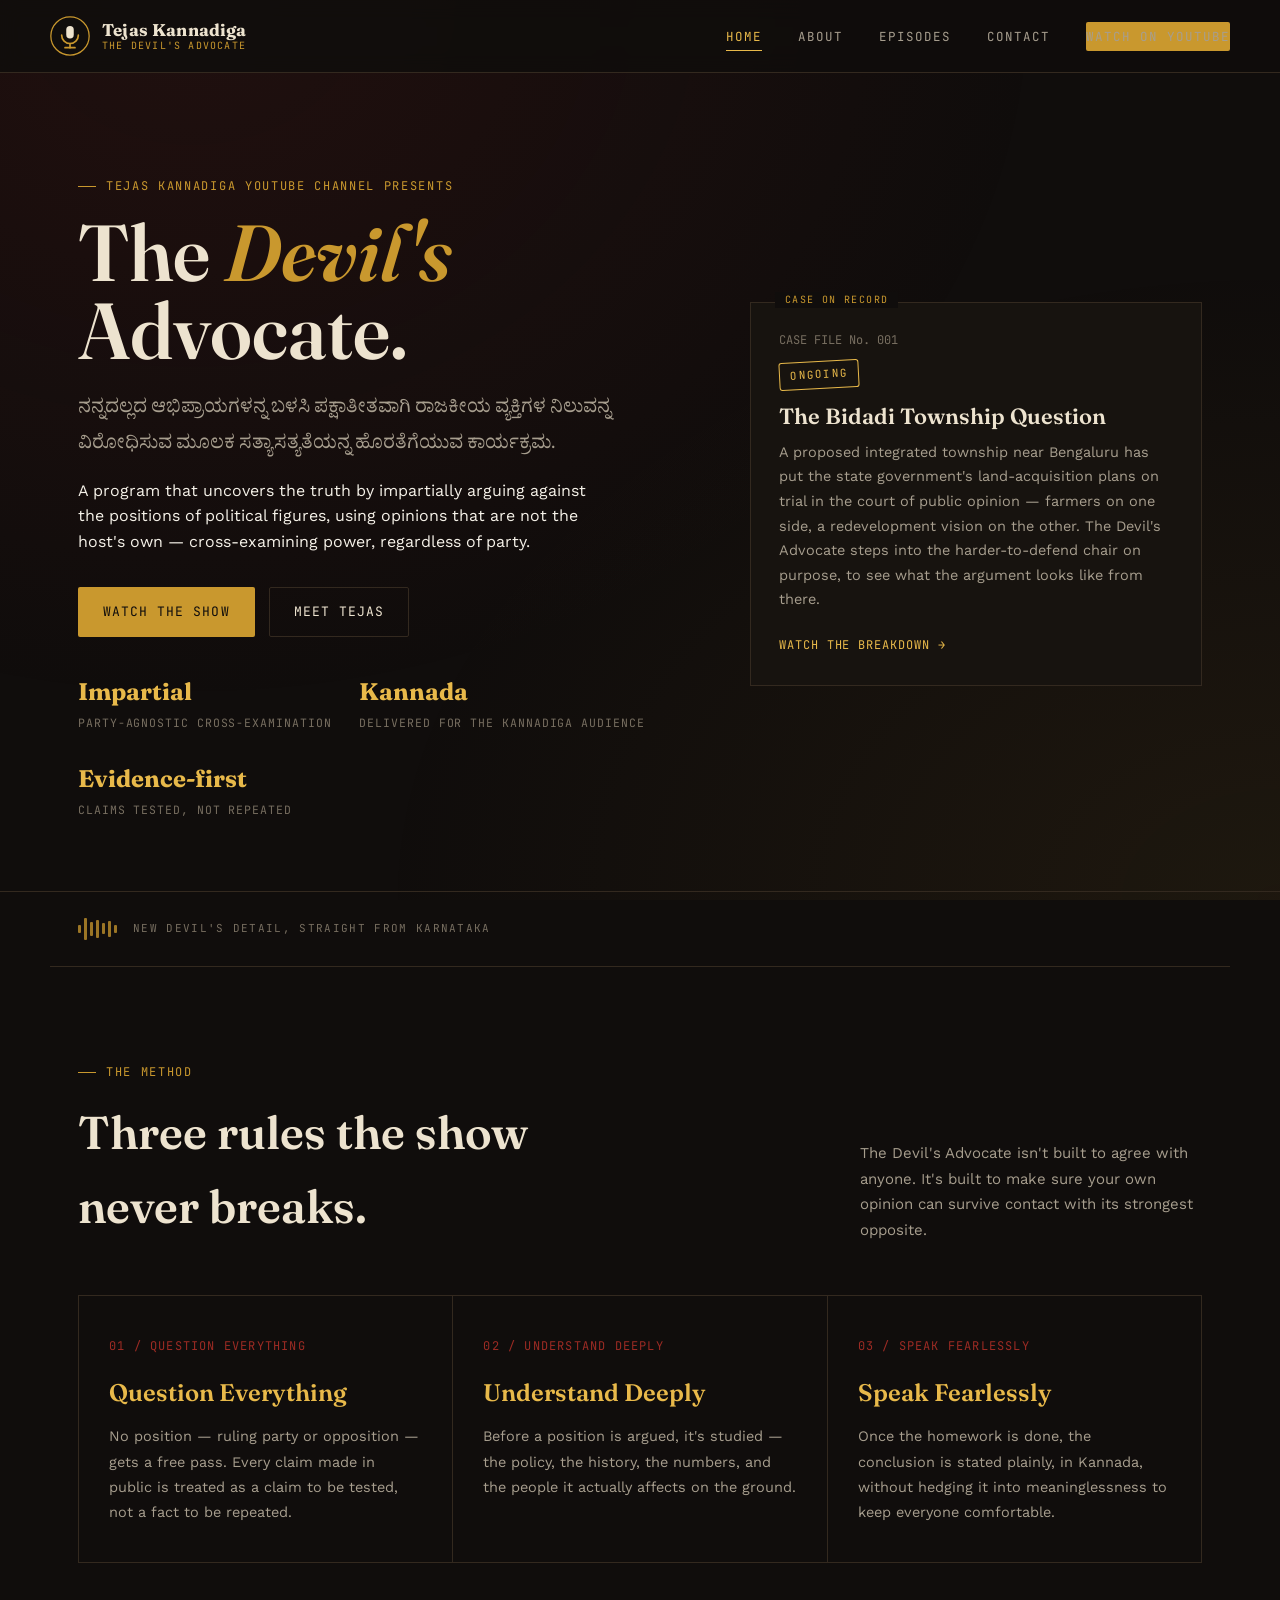
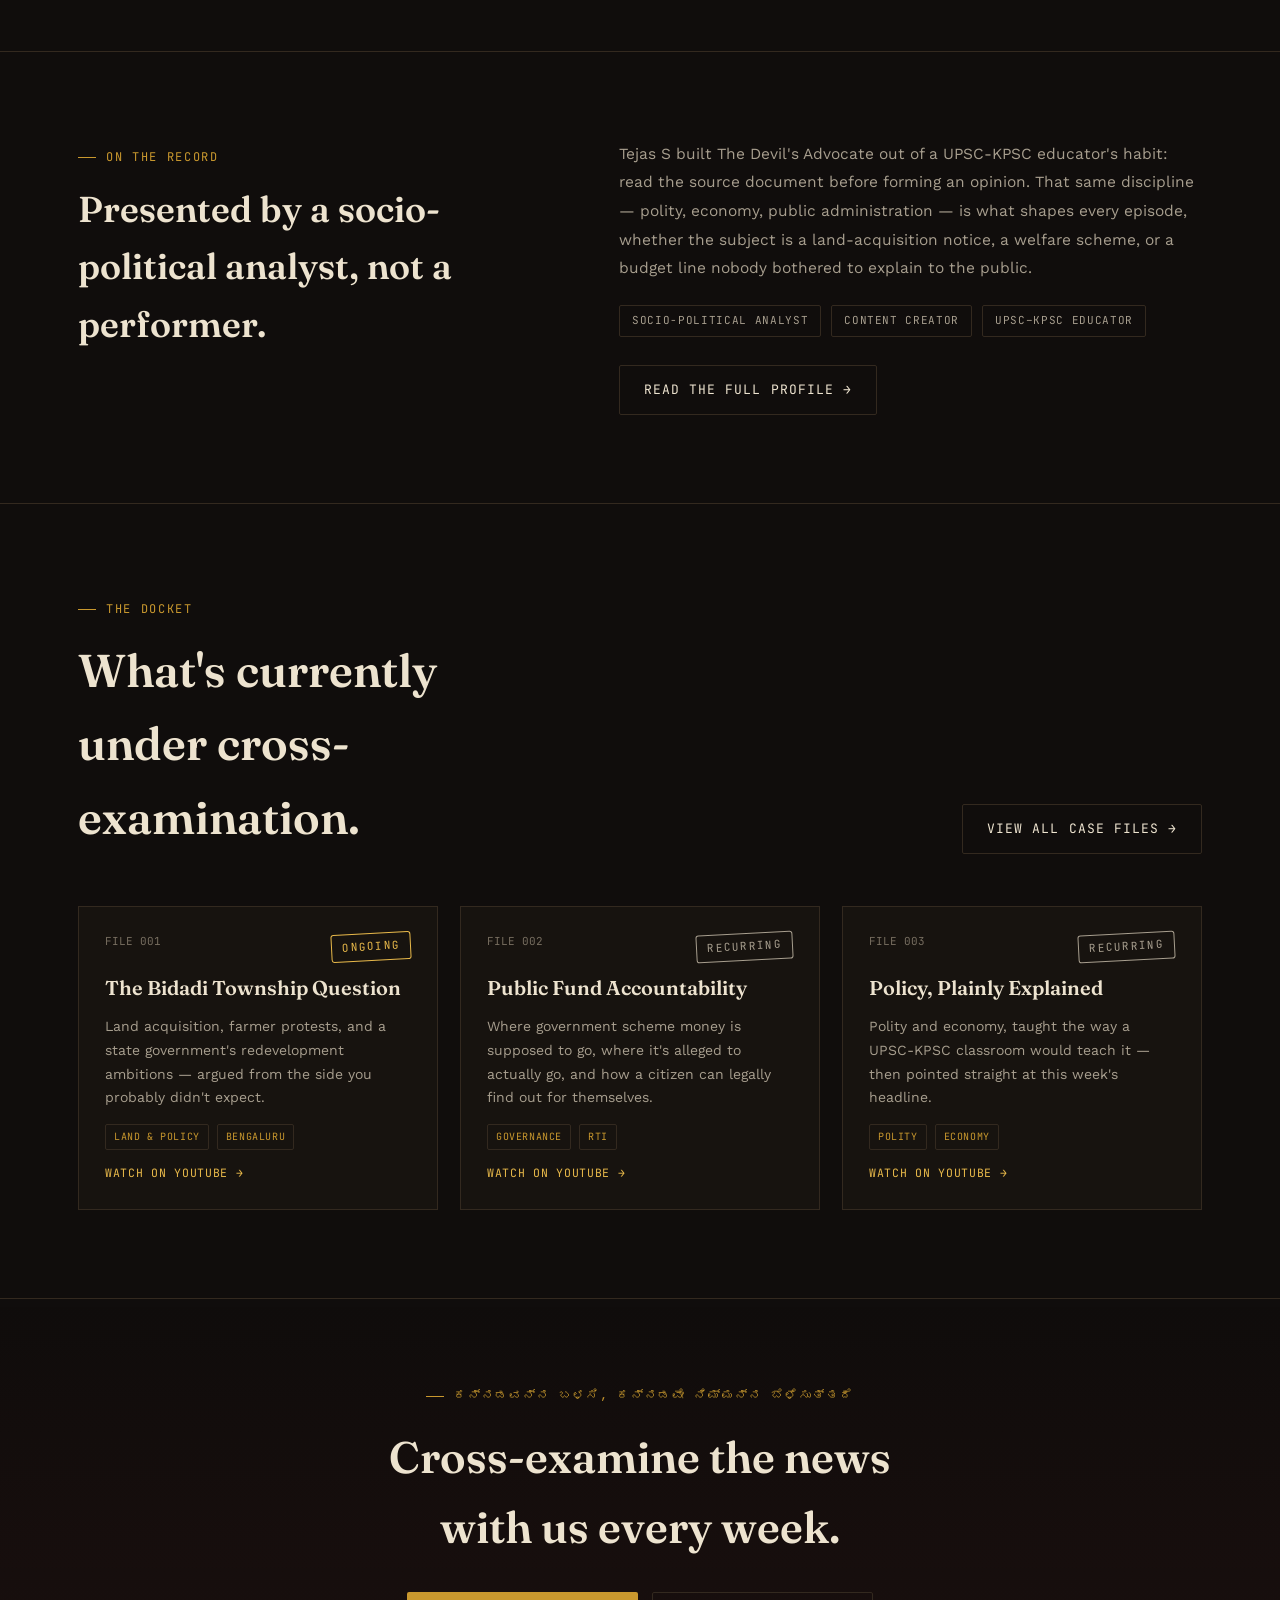
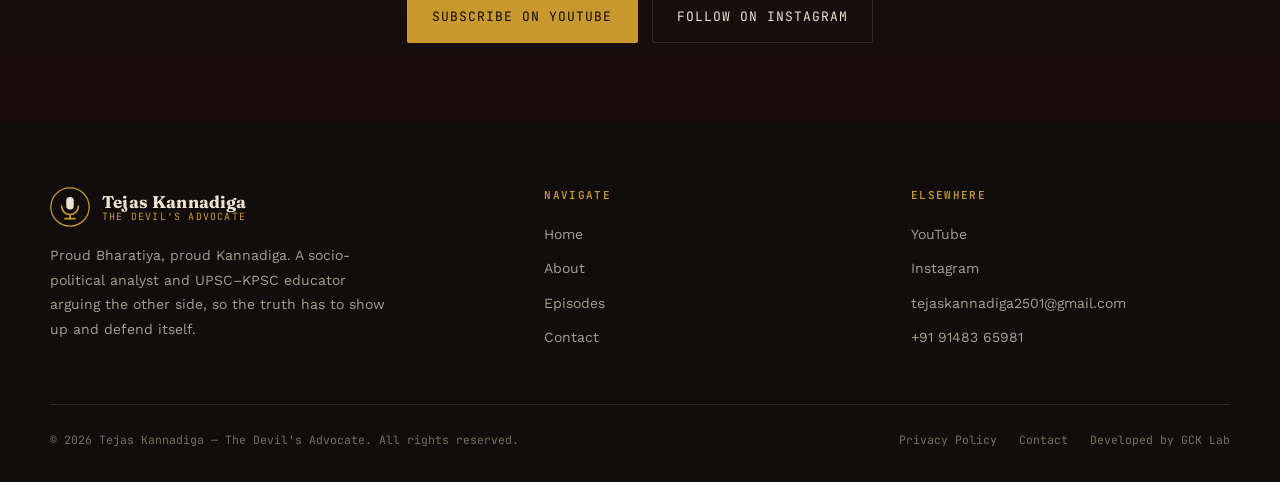
<file: index.html>
<!DOCTYPE html>
<html lang="en">
<head>
<meta charset="UTF-8">
<meta name="viewport" content="width=device-width, initial-scale=1.0">
<title>The Devil's Advocate — Tejas Kannadiga</title>
<meta name="description" content="The Devil's Advocate: a Kannada political-analysis show by Tejas Kannadiga that argues opposing positions to pressure-test the truth behind political claims. Question everything. Understand deeply. Speak fearlessly.">
<link rel="icon" href="data:,">
<style>
/* =========================================================
   TEJAS KANNADIGA — THE DEVIL'S ADVOCATE
   Design language: investigative case-file / cross-examination
   ========================================================= */

@import url('https://fonts.googleapis.com/css2?family=Fraunces:opsz,wght@9..144,300;9..144,500;9..144,600;9..144,700;9..144,900&family=Work+Sans:wght@400;500;600;700&family=JetBrains+Mono:wght@400;500;600&family=Noto+Serif+Kannada:wght@400;600;700&display=swap');

:root{
  /* --- color tokens --- */
  --ink:        #100D0C;   /* near-black warm background */
  --ink-2:      #17130F;   /* slightly raised panel */
  --ink-3:      #1F1A15;   /* card surface */
  --line:       #33291F;   /* hairline borders on dark */
  --oxblood:    #7A1E1E;   /* leather-chair maroon accent */
  --oxblood-2:  #9C2B24;
  --gold:       #C9982E;   /* primary gold */
  --gold-hi:    #E8B94A;   /* bright hover gold */
  --parchment:  #EDE3CF;   /* warm off-white */
  --ivory:      #F5F1E8;   /* body text on dark */
  --smoke:      #A79E8E;   /* muted secondary text */
  --smoke-dim:  #776E60;

  /* --- type --- */
  --display: 'Fraunces', 'Noto Serif Kannada', serif;
  --kannada: 'Noto Serif Kannada', serif;
  --body: 'Work Sans', 'Noto Serif Kannada', sans-serif;
  --mono: 'JetBrains Mono', monospace;

  --container: 1180px;
}

*,*::before,*::after{ box-sizing:border-box; }
html{ scroll-behavior:smooth; }
body{
  margin:0;
  background:var(--ink);
  color:var(--ivory);
  font-family:var(--body);
  font-size:16px;
  line-height:1.6;
  -webkit-font-smoothing:antialiased;
}
img{ max-width:100%; display:block; }
a{ color:inherit; text-decoration:none; }
h1,h2,h3,h4{ font-family:var(--display); font-weight:600; margin:0; color:var(--parchment); }
p{ margin:0; }
ul{ margin:0; padding:0; list-style:none; }
button{ font-family:inherit; cursor:pointer; }

:focus-visible{
  outline:2px solid var(--gold-hi);
  outline-offset:3px;
}

@media (prefers-reduced-motion: reduce){
  *{ animation-duration:0.001ms !important; animation-iteration-count:1 !important; transition-duration:0.001ms !important; scroll-behavior:auto !important; }
}

.wrap{
  max-width:var(--container);
  margin:0 auto;
  padding:0 28px;
}

/* texture: faint paper-grain + vignette on dark */
body::before{
  content:"";
  position:fixed; inset:0;
  pointer-events:none;
  z-index:0;
  background-image:
    radial-gradient(ellipse at 15% 0%, rgba(122,30,30,0.16), transparent 55%),
    radial-gradient(ellipse at 100% 100%, rgba(201,152,46,0.08), transparent 50%);
}

/* =========================================================
   EYEBROW / LABELS — file-stamp vocabulary
   ========================================================= */
.eyebrow{
  display:inline-flex;
  align-items:center;
  gap:10px;
  font-family:var(--mono);
  font-size:12px;
  letter-spacing:0.14em;
  text-transform:uppercase;
  color:var(--gold);
}
.eyebrow::before{
  content:"";
  width:18px; height:1px;
  background:var(--gold);
  display:inline-block;
}

.stamp{
  font-family:var(--mono);
  font-size:11px;
  letter-spacing:0.12em;
  text-transform:uppercase;
  border:1px solid currentColor;
  border-radius:3px;
  padding:4px 10px;
  display:inline-block;
  transform:rotate(-3deg);
}
.stamp--ongoing{ color:var(--gold-hi); }
.stamp--resolved{ color:#8BAA7A; }
.stamp--record{ color:var(--smoke); }

/* =========================================================
   HEADER / NAV
   ========================================================= */
.site-header{
  position:sticky; top:0; z-index:50;
  background:rgba(16,13,12,0.86);
  backdrop-filter:blur(10px);
  border-bottom:1px solid var(--line);
}
.nav{
  display:flex;
  align-items:center;
  justify-content:space-between;
  padding:16px 0;
}
.brand{
  display:flex;
  align-items:center;
  gap:12px;
}
.brand-mark{
  width:40px; height:40px;
  flex-shrink:0;
}
.brand-text{
  display:flex;
  flex-direction:column;
  line-height:1.15;
}
.brand-text .name{
  font-family:var(--display);
  font-weight:700;
  font-size:17px;
  color:var(--parchment);
  letter-spacing:0.01em;
}
.brand-text .tag{
  font-family:var(--mono);
  font-size:10px;
  letter-spacing:0.12em;
  color:var(--gold);
  text-transform:uppercase;
}
.nav-links{
  display:flex;
  align-items:center;
  gap:36px;
}
.nav-links a{
  font-family:var(--mono);
  font-size:12.5px;
  letter-spacing:0.08em;
  text-transform:uppercase;
  color:var(--smoke);
  position:relative;
  padding:6px 0;
  transition:color .2s ease;
}
.nav-links a:hover, .nav-links a.active{ color:var(--gold-hi); }
.nav-links a.active::after{
  content:"";
  position:absolute; left:0; right:0; bottom:0;
  height:1px; background:var(--gold-hi);
}
.nav-cta{
  font-family:var(--mono);
  font-size:12px;
  letter-spacing:0.08em;
  text-transform:uppercase;
  color:var(--ink);
  background:var(--gold);
  padding:10px 18px;
  border-radius:2px;
  transition:background .2s ease, transform .2s ease;
  white-space:nowrap;
}
.nav-cta:hover{ background:var(--gold-hi); transform:translateY(-1px); }

.nav-toggle{
  display:none;
  background:none; border:1px solid var(--line);
  width:42px; height:42px;
  border-radius:2px;
  color:var(--parchment);
  align-items:center; justify-content:center;
}
.nav-toggle svg{ width:20px; height:20px; }

@media (max-width: 860px){
  .nav-links{
    position:fixed; top:73px; left:0; right:0;
    background:var(--ink-2);
    border-bottom:1px solid var(--line);
    flex-direction:column;
    align-items:flex-start;
    gap:0;
    padding:8px 28px 20px;
    transform:translateY(-8px);
    opacity:0;
    pointer-events:none;
    transition:opacity .2s ease, transform .2s ease;
  }
  .nav-links.open{ opacity:1; transform:translateY(0); pointer-events:auto; }
  .nav-links a{ width:100%; padding:14px 0; border-bottom:1px solid var(--line); }
  .nav-cta{ margin-top:14px; }
  .nav-toggle{ display:inline-flex; }
}

/* =========================================================
   BUTTONS
   ========================================================= */
.btn{
  display:inline-flex;
  align-items:center;
  gap:10px;
  font-family:var(--mono);
  font-size:13px;
  letter-spacing:0.08em;
  text-transform:uppercase;
  padding:14px 24px;
  border-radius:2px;
  border:1px solid transparent;
  transition:all .2s ease;
}
.btn--primary{
  background:var(--gold);
  color:var(--ink);
}
.btn--primary:hover{ background:var(--gold-hi); transform:translateY(-2px); }
.btn--ghost{
  border-color:var(--line);
  color:var(--parchment);
}
.btn--ghost:hover{ border-color:var(--gold); color:var(--gold-hi); }
.btn--oxblood{
  background:var(--oxblood);
  color:var(--ivory);
}
.btn--oxblood:hover{ background:var(--oxblood-2); transform:translateY(-2px); }

/* =========================================================
   SOUNDWAVE DIVIDER (signature motif, echoes the logo mic)
   ========================================================= */
.soundwave{
  display:flex;
  align-items:center;
  gap:3px;
  height:22px;
}
.soundwave span{
  width:3px;
  background:var(--gold);
  opacity:0.75;
  border-radius:1px;
  animation:wave 1.6s ease-in-out infinite;
}
.soundwave span:nth-child(1){ height:40%; animation-delay:0s; }
.soundwave span:nth-child(2){ height:100%; animation-delay:0.15s; }
.soundwave span:nth-child(3){ height:60%; animation-delay:0.3s; }
.soundwave span:nth-child(4){ height:85%; animation-delay:0.45s; }
.soundwave span:nth-child(5){ height:50%; animation-delay:0.6s; }
.soundwave span:nth-child(6){ height:75%; animation-delay:0.75s; }
.soundwave span:nth-child(7){ height:35%; animation-delay:0.9s; }
@keyframes wave{
  0%,100%{ transform:scaleY(0.4); }
  50%{ transform:scaleY(1); }
}

.rule{
  height:1px;
  background:linear-gradient(90deg, var(--line), transparent);
}
.rule--full{ background:var(--line); }

/* =========================================================
   HERO
   ========================================================= */
.hero{
  position:relative;
  padding:96px 0 72px;
  border-bottom:1px solid var(--line);
  overflow:hidden;
}
.hero-grid{
  display:grid;
  grid-template-columns:1.15fr 0.85fr;
  gap:60px;
  align-items:center;
}
.hero h1{
  font-size:clamp(42px, 6.2vw, 84px);
  line-height:0.98;
  color:var(--parchment);
  margin:18px 0 22px;
}
.hero h1 em{
  font-style:italic;
  color:var(--gold);
}
.hero .kannada-line{
  font-family:var(--kannada);
  font-size:19px;
  line-height:1.9;
  color:var(--smoke);
  max-width:56ch;
  margin-bottom:14px;
}
.hero .en-line{
  color:var(--ivory);
  max-width:52ch;
  font-size:16px;
  margin-bottom:32px;
}
.hero-actions{
  display:flex;
  gap:14px;
  flex-wrap:wrap;
  margin-bottom:36px;
}
.hero-meta{
  display:flex;
  gap:28px;
  flex-wrap:wrap;
}
.hero-meta .m{
  font-family:var(--mono);
  font-size:11.5px;
  color:var(--smoke-dim);
  text-transform:uppercase;
  letter-spacing:0.08em;
}
.hero-meta .m b{
  display:block;
  font-family:var(--display);
  font-size:24px;
  color:var(--gold-hi);
  text-transform:none;
  letter-spacing:0;
  margin-bottom:2px;
}

.hero-panel{
  border:1px solid var(--line);
  background:var(--ink-2);
  padding:28px;
  position:relative;
}
.hero-panel::before{
  content:"CASE ON RECORD";
  position:absolute;
  top:-11px; left:24px;
  background:var(--ink);
  padding:0 10px;
  font-family:var(--mono);
  font-size:10px;
  letter-spacing:0.14em;
  color:var(--gold);
}
.hero-panel .num{
  font-family:var(--mono);
  color:var(--smoke-dim);
  font-size:12px;
  margin-bottom:10px;
}
.hero-panel h3{
  font-size:22px;
  color:var(--parchment);
  margin-bottom:10px;
  line-height:1.25;
}
.hero-panel p{
  color:var(--smoke);
  font-size:14.5px;
  line-height:1.7;
  margin-bottom:18px;
}
.hero-panel a.watch{
  font-family:var(--mono);
  font-size:12px;
  letter-spacing:0.08em;
  color:var(--gold-hi);
  text-transform:uppercase;
  display:inline-flex;
  align-items:center;
  gap:8px;
}
.hero-panel a.watch:hover{ color:var(--parchment); }

/* =========================================================
   SECTION SCAFFOLDING
   ========================================================= */
section{ position:relative; z-index:1; }
.section{
  padding:88px 0;
  border-bottom:1px solid var(--line);
}
.section-head{
  display:flex;
  justify-content:space-between;
  align-items:flex-end;
  gap:40px;
  margin-bottom:52px;
  flex-wrap:wrap;
}
.section-head h2{
  font-size:clamp(30px,3.6vw,46px);
  color:var(--parchment);
  margin-top:14px;
  max-width:16ch;
}
.section-head .lede{
  max-width:38ch;
  color:var(--smoke);
  font-size:15px;
  line-height:1.7;
}

/* =========================================================
   PRINCIPLES (Question / Understand / Speak)
   ========================================================= */
.principles{
  display:grid;
  grid-template-columns:repeat(3,1fr);
  gap:1px;
  background:var(--line);
  border:1px solid var(--line);
}
.principle{
  background:var(--ink);
  padding:36px 30px;
}
.principle .pi-num{
  font-family:var(--mono);
  color:var(--oxblood-2);
  font-size:12px;
  letter-spacing:0.1em;
}
.principle h3{
  font-size:24px;
  margin:16px 0 12px;
  color:var(--gold-hi);
}
.principle p{
  color:var(--smoke);
  font-size:14.5px;
  line-height:1.75;
}

/* =========================================================
   DOCKET / CASE FILE CARDS (episodes)
   ========================================================= */
.docket{
  display:grid;
  grid-template-columns:repeat(3,1fr);
  gap:22px;
}
.file-card{
  border:1px solid var(--line);
  background:var(--ink-2);
  padding:26px;
  display:flex;
  flex-direction:column;
  gap:14px;
  transition:border-color .2s ease, transform .2s ease;
  position:relative;
}
.file-card:hover{ border-color:var(--gold); transform:translateY(-4px); }
.file-card .row-top{
  display:flex;
  justify-content:space-between;
  align-items:flex-start;
}
.file-card .file-num{
  font-family:var(--mono);
  font-size:11px;
  color:var(--smoke-dim);
}
.file-card h3{
  font-size:20px;
  line-height:1.3;
  color:var(--parchment);
}
.file-card p{
  color:var(--smoke);
  font-size:14px;
  line-height:1.7;
}
.file-card .tags{
  display:flex; gap:8px; flex-wrap:wrap;
  margin-top:auto;
}
.file-card .tags span{
  font-family:var(--mono);
  font-size:10px;
  letter-spacing:0.06em;
  text-transform:uppercase;
  color:var(--gold);
  border:1px solid var(--line);
  padding:4px 8px;
  border-radius:2px;
}
.file-card .watch-link{
  font-family:var(--mono);
  font-size:11.5px;
  letter-spacing:0.06em;
  text-transform:uppercase;
  color:var(--gold-hi);
  display:inline-flex;
  align-items:center;
  gap:6px;
}

/* =========================================================
   FOOTER
   ========================================================= */
.site-footer{
  padding:64px 0 32px;
}
.footer-top{
  display:grid;
  grid-template-columns:1.4fr 1fr 1fr;
  gap:48px;
  padding-bottom:44px;
  border-bottom:1px solid var(--line);
}
.footer-brand .brand{ margin-bottom:16px; }
.footer-brand p{
  color:var(--smoke);
  font-size:14px;
  line-height:1.75;
  max-width:38ch;
}
.footer-col h4{
  font-family:var(--mono);
  font-size:11px;
  letter-spacing:0.12em;
  text-transform:uppercase;
  color:var(--gold);
  margin-bottom:18px;
}
.footer-col a, .footer-col span{
  display:block;
  color:var(--smoke);
  font-size:14px;
  margin-bottom:12px;
  transition:color .2s ease;
}
.footer-col a:hover{ color:var(--gold-hi); }
.footer-bottom{
  display:flex;
  justify-content:space-between;
  align-items:center;
  padding-top:26px;
  flex-wrap:wrap;
  gap:14px;
}
.footer-bottom p{
  font-family:var(--mono);
  font-size:11.5px;
  color:var(--smoke-dim);
}
.footer-bottom .legal-links{
  display:flex; gap:22px;
}
.footer-bottom .legal-links a{
  font-family:var(--mono);
  font-size:11.5px;
  color:var(--smoke-dim);
}
.footer-bottom .legal-links a:hover{ color:var(--gold-hi); }

/* =========================================================
   PAGE HEADER (inner pages)
   ========================================================= */
.page-header{
  padding:64px 0 56px;
  border-bottom:1px solid var(--line);
}
.page-header h1{
  font-size:clamp(36px,5vw,58px);
  margin-top:16px;
  max-width:20ch;
}
.page-header .lede{
  color:var(--smoke);
  max-width:60ch;
  margin-top:18px;
  font-size:16px;
  line-height:1.75;
}

/* =========================================================
   GENERIC CONTENT (about / privacy)
   ========================================================= */
.prose{
  max-width:760px;
}
.prose h2{
  font-size:26px;
  color:var(--gold-hi);
  margin:44px 0 16px;
}
.prose h2:first-child{ margin-top:0; }
.prose p{
  color:var(--smoke);
  font-size:15.5px;
  line-height:1.85;
  margin-bottom:18px;
}
.prose ul{ margin:0 0 18px; }
.prose li{
  color:var(--smoke);
  font-size:15.5px;
  line-height:1.85;
  padding-left:22px;
  position:relative;
  margin-bottom:10px;
}
.prose li::before{
  content:"—";
  position:absolute; left:0; color:var(--gold);
}
.prose strong{ color:var(--parchment); }

.two-col{
  display:grid;
  grid-template-columns:0.9fr 1.1fr;
  gap:64px;
}
@media (max-width: 900px){
  .two-col{ grid-template-columns:1fr; gap:36px; }
}

.credential-list{
  display:flex;
  flex-direction:column;
  gap:0;
  border-top:1px solid var(--line);
}
.credential-list li{
  display:flex;
  justify-content:space-between;
  padding:16px 0;
  border-bottom:1px solid var(--line);
  font-size:14px;
}
.credential-list li span:first-child{ color:var(--parchment); }
.credential-list li span:last-child{
  color:var(--smoke-dim);
  font-family:var(--mono);
  font-size:12px;
}

.portrait-frame{
  border:1px solid var(--line);
  background:var(--ink-2);
  aspect-ratio:4/5;
  display:flex;
  align-items:center;
  justify-content:center;
  position:relative;
  overflow:hidden;
}
.portrait-frame::before{
  content:"EXHIBIT A";
  position:absolute; top:16px; left:16px;
  font-family:var(--mono);
  font-size:10px;
  letter-spacing:0.14em;
  color:var(--gold);
  z-index:2;
}
.portrait-frame .mark{
  width:44%;
  opacity:0.85;
}

/* =========================================================
   CONTACT PAGE
   ========================================================= */
.contact-grid{
  display:grid;
  grid-template-columns:0.9fr 1.1fr;
  gap:60px;
}
@media (max-width: 900px){ .contact-grid{ grid-template-columns:1fr; } }

.contact-card{
  border:1px solid var(--line);
  background:var(--ink-2);
  padding:28px;
  margin-bottom:16px;
}
.contact-card .k{
  font-family:var(--mono);
  font-size:11px;
  letter-spacing:0.12em;
  text-transform:uppercase;
  color:var(--gold);
  margin-bottom:10px;
  display:block;
}
.contact-card .v{
  font-family:var(--display);
  font-size:21px;
  color:var(--parchment);
}
.contact-card .v a:hover{ color:var(--gold-hi); }

.form-field{
  margin-bottom:22px;
}
.form-field label{
  display:block;
  font-family:var(--mono);
  font-size:11px;
  letter-spacing:0.1em;
  text-transform:uppercase;
  color:var(--smoke);
  margin-bottom:10px;
}
.form-field input, .form-field select, .form-field textarea{
  width:100%;
  background:var(--ink-2);
  border:1px solid var(--line);
  color:var(--ivory);
  padding:14px 16px;
  font-family:var(--body);
  font-size:14.5px;
  border-radius:2px;
  transition:border-color .2s ease;
}
.form-field input:focus, .form-field select:focus, .form-field textarea:focus{
  outline:none;
  border-color:var(--gold);
}
.form-field textarea{ resize:vertical; min-height:130px; }
.form-note{
  font-size:12.5px;
  color:var(--smoke-dim);
  margin-top:-6px;
  margin-bottom:24px;
}
.form-status{
  font-family:var(--mono);
  font-size:12.5px;
  color:var(--gold-hi);
  margin-top:14px;
  display:none;
}
.form-status.show{ display:block; }

/* =========================================================
   MISC
   ========================================================= */
.reveal{
  opacity:0;
  transform:translateY(18px);
  transition:opacity .6s ease, transform .6s ease;
}
.reveal.in{ opacity:1; transform:translateY(0); }

.cta-band{
  padding:80px 0;
  text-align:center;
  background:
    linear-gradient(180deg, transparent, rgba(122,30,30,0.10));
}
.cta-band h2{
  font-size:clamp(28px,4vw,44px);
  max-width:18ch;
  margin:16px auto 30px;
}
.cta-band-actions{
  display:flex; gap:14px; justify-content:center; flex-wrap:wrap;
}

.badge-row{
  display:flex;
  gap:10px;
  flex-wrap:wrap;
  margin-top:18px;
}
.badge{
  font-family:var(--mono);
  font-size:11px;
  letter-spacing:0.06em;
  text-transform:uppercase;
  color:var(--smoke);
  border:1px solid var(--line);
  padding:6px 12px;
  border-radius:2px;
}

.filter-btn.is-active{
  background:var(--gold);
  color:var(--ink);
  border-color:var(--gold);
}

@media (max-width: 900px){
  .hero-grid{ grid-template-columns:1fr; }
  .principles{ grid-template-columns:1fr; }
  .docket{ grid-template-columns:1fr; }
  .footer-top{ grid-template-columns:1fr; gap:32px; }
}

</style>
</head>
<body>

<header class="site-header">
  <nav class="nav wrap">
    <a href="index.html" class="brand">
      <svg class="brand-mark" viewBox="0 0 48 48" fill="none" xmlns="http://www.w3.org/2000/svg">
        <circle cx="24" cy="24" r="23" fill="#100D0C" stroke="#C9982E" stroke-width="1.5"/>
        <rect x="19.5" y="12" width="9" height="15" rx="4.5" fill="#EDE3CF"/>
        <path d="M14 23a10 10 0 0 0 20 0" stroke="#C9982E" stroke-width="2" stroke-linecap="round"/>
        <line x1="24" y1="33" x2="24" y2="38" stroke="#C9982E" stroke-width="2" stroke-linecap="round"/>
        <line x1="18" y1="38" x2="30" y2="38" stroke="#C9982E" stroke-width="2" stroke-linecap="round"/>
      </svg>
      <span class="brand-text">
        <span class="name">Tejas Kannadiga</span>
        <span class="tag">The Devil's Advocate</span>
      </span>
    </a>
    <ul class="nav-links">
      <li><a href="index.html" class="active">Home</a></li>
      <li><a href="about.html">About</a></li>
      <li><a href="episodes.html">Episodes</a></li>
      <li><a href="contact.html">Contact</a></li>
      <li><a class="nav-cta" href="https://www.youtube.com/@tejaskannadiga25" target="_blank" rel="noopener">Watch on YouTube</a></li>
    </ul>
    <button class="nav-toggle" aria-label="Toggle menu" aria-expanded="false">
      <svg viewBox="0 0 24 24" fill="none" stroke="currentColor" stroke-width="2"><line x1="3" y1="6" x2="21" y2="6"/><line x1="3" y1="12" x2="21" y2="12"/><line x1="3" y1="18" x2="21" y2="18"/></svg>
    </button>
  </nav>
</header>

<main>

  <!-- HERO -->
  <section class="hero">
    <div class="wrap hero-grid">
      <div>
        <span class="eyebrow">Tejas Kannadiga YouTube Channel Presents</span>
        <h1>The <em>Devil's</em><br>Advocate.</h1>
        <p class="kannada-line">ನನ್ನದಲ್ಲದ ಆಭಿಪ್ರಾಯಗಳನ್ನ ಬಳಸಿ ಪಕ್ಷಾತೀತವಾಗಿ ರಾಜಕೀಯ ವ್ಯಕ್ತಿಗಳ ನಿಲುವನ್ನ ವಿರೋಧಿಸುವ ಮೂಲಕ ಸತ್ಯಾಸತ್ಯತೆಯನ್ನ ಹೊರತೆಗೆಯುವ ಕಾರ್ಯಕ್ರಮ.</p>
        <p class="en-line">A program that uncovers the truth by impartially arguing against the positions of political figures, using opinions that are not the host's own — cross-examining power, regardless of party.</p>
        <div class="hero-actions">
          <a class="btn btn--primary" href="https://www.youtube.com/@tejaskannadiga25" target="_blank" rel="noopener">Watch the show</a>
          <a class="btn btn--ghost" href="about.html">Meet Tejas</a>
        </div>
        <div class="hero-meta">
          <div class="m"><b>Impartial</b>Party-agnostic cross-examination</div>
          <div class="m"><b>Kannada</b>Delivered for the Kannadiga audience</div>
          <div class="m"><b>Evidence-first</b>Claims tested, not repeated</div>
        </div>
      </div>

      <div class="hero-panel reveal">
        <div class="num">CASE FILE No. 001</div>
        <span class="stamp stamp--ongoing">Ongoing</span>
        <h3 style="margin-top:14px;">The Bidadi Township Question</h3>
        <p>A proposed integrated township near Bengaluru has put the state government's land-acquisition plans on trial in the court of public opinion — farmers on one side, a redevelopment vision on the other. The Devil's Advocate steps into the harder-to-defend chair on purpose, to see what the argument looks like from there.</p>
        <a class="watch" href="https://www.youtube.com/@tejaskannadiga25" target="_blank" rel="noopener">Watch the breakdown →</a>
      </div>
    </div>
  </section>

  <!-- SOUNDWAVE DIVIDER -->
  <div class="wrap" style="padding:26px 28px; display:flex; align-items:center; gap:16px; border-bottom:1px solid var(--line);">
    <div class="soundwave"><span></span><span></span><span></span><span></span><span></span><span></span><span></span></div>
    <span style="font-family:var(--mono); font-size:11px; letter-spacing:0.12em; text-transform:uppercase; color:var(--smoke-dim);">New Devil's Detail, straight from Karnataka</span>
  </div>

  <!-- METHOD / PRINCIPLES -->
  <section class="section">
    <div class="wrap">
      <div class="section-head">
        <div>
          <span class="eyebrow">The Method</span>
          <h2>Three rules the show never breaks.</h2>
        </div>
        <p class="lede">The Devil's Advocate isn't built to agree with anyone. It's built to make sure your own opinion can survive contact with its strongest opposite.</p>
      </div>
      <div class="principles">
        <div class="principle reveal">
          <span class="pi-num">01 / QUESTION EVERYTHING</span>
          <h3>Question Everything</h3>
          <p>No position — ruling party or opposition — gets a free pass. Every claim made in public is treated as a claim to be tested, not a fact to be repeated.</p>
        </div>
        <div class="principle reveal">
          <span class="pi-num">02 / UNDERSTAND DEEPLY</span>
          <h3>Understand Deeply</h3>
          <p>Before a position is argued, it's studied — the policy, the history, the numbers, and the people it actually affects on the ground.</p>
        </div>
        <div class="principle reveal">
          <span class="pi-num">03 / SPEAK FEARLESSLY</span>
          <h3>Speak Fearlessly</h3>
          <p>Once the homework is done, the conclusion is stated plainly, in Kannada, without hedging it into meaninglessness to keep everyone comfortable.</p>
        </div>
      </div>
    </div>
  </section>

  <!-- ABOUT TEASER -->
  <section class="section">
    <div class="wrap two-col">
      <div>
        <span class="eyebrow">On the Record</span>
        <h2 style="margin-top:14px; font-size:36px;">Presented by a socio-political analyst, not a performer.</h2>
      </div>
      <div>
        <p style="color:var(--smoke); font-size:15.5px; line-height:1.85; margin-bottom:22px;">Tejas S built The Devil's Advocate out of a UPSC-KPSC educator's habit: read the source document before forming an opinion. That same discipline — polity, economy, public administration — is what shapes every episode, whether the subject is a land-acquisition notice, a welfare scheme, or a budget line nobody bothered to explain to the public.</p>
        <div class="badge-row">
          <span class="badge">Socio-Political Analyst</span>
          <span class="badge">Content Creator</span>
          <span class="badge">UPSC–KPSC Educator</span>
        </div>
        <div style="margin-top:28px;">
          <a class="btn btn--ghost" href="about.html">Read the full profile →</a>
        </div>
      </div>
    </div>
  </section>

  <!-- LATEST DOCKET -->
  <section class="section">
    <div class="wrap">
      <div class="section-head">
        <div>
          <span class="eyebrow">The Docket</span>
          <h2>What's currently under cross-examination.</h2>
        </div>
        <a class="btn btn--ghost" href="episodes.html">View all case files →</a>
      </div>
      <div class="docket">
        <div class="file-card reveal">
          <div class="row-top">
            <span class="file-num">FILE 001</span>
            <span class="stamp stamp--ongoing">Ongoing</span>
          </div>
          <h3>The Bidadi Township Question</h3>
          <p>Land acquisition, farmer protests, and a state government's redevelopment ambitions — argued from the side you probably didn't expect.</p>
          <div class="tags"><span>Land &amp; Policy</span><span>Bengaluru</span></div>
          <a class="watch-link" href="https://www.youtube.com/@tejaskannadiga25" target="_blank" rel="noopener">Watch on YouTube →</a>
        </div>
        <div class="file-card reveal">
          <div class="row-top">
            <span class="file-num">FILE 002</span>
            <span class="stamp stamp--record">Recurring</span>
          </div>
          <h3>Public Fund Accountability</h3>
          <p>Where government scheme money is supposed to go, where it's alleged to actually go, and how a citizen can legally find out for themselves.</p>
          <div class="tags"><span>Governance</span><span>RTI</span></div>
          <a class="watch-link" href="https://www.youtube.com/@tejaskannadiga25" target="_blank" rel="noopener">Watch on YouTube →</a>
        </div>
        <div class="file-card reveal">
          <div class="row-top">
            <span class="file-num">FILE 003</span>
            <span class="stamp stamp--record">Recurring</span>
          </div>
          <h3>Policy, Plainly Explained</h3>
          <p>Polity and economy, taught the way a UPSC-KPSC classroom would teach it — then pointed straight at this week's headline.</p>
          <div class="tags"><span>Polity</span><span>Economy</span></div>
          <a class="watch-link" href="https://www.youtube.com/@tejaskannadiga25" target="_blank" rel="noopener">Watch on YouTube →</a>
        </div>
      </div>
    </div>
  </section>

  <!-- CTA -->
  <section class="cta-band">
    <div class="wrap">
      <span class="eyebrow" style="justify-content:center;">ಕನ್ನಡವನ್ನ ಬಳಸಿ, ಕನ್ನಡವೇ ನಿಮ್ಮನ್ನ ಬೆಳೆಸುತ್ತದೆ</span>
      <h2>Cross-examine the news with us every week.</h2>
      <div class="cta-band-actions">
        <a class="btn btn--primary" href="https://www.youtube.com/@tejaskannadiga25" target="_blank" rel="noopener">Subscribe on YouTube</a>
        <a class="btn btn--ghost" href="https://www.instagram.com/tejas_kannadiga_25" target="_blank" rel="noopener">Follow on Instagram</a>
      </div>
    </div>
  </section>

</main>

<footer class="site-footer wrap">
  <div class="footer-top">
    <div class="footer-brand">
      <a href="index.html" class="brand">
        <svg class="brand-mark" viewBox="0 0 48 48" fill="none" xmlns="http://www.w3.org/2000/svg">
          <circle cx="24" cy="24" r="23" fill="#100D0C" stroke="#C9982E" stroke-width="1.5"/>
          <rect x="19.5" y="12" width="9" height="15" rx="4.5" fill="#EDE3CF"/>
          <path d="M14 23a10 10 0 0 0 20 0" stroke="#C9982E" stroke-width="2" stroke-linecap="round"/>
          <line x1="24" y1="33" x2="24" y2="38" stroke="#C9982E" stroke-width="2" stroke-linecap="round"/>
          <line x1="18" y1="38" x2="30" y2="38" stroke="#C9982E" stroke-width="2" stroke-linecap="round"/>
        </svg>
        <span class="brand-text">
          <span class="name">Tejas Kannadiga</span>
          <span class="tag">The Devil's Advocate</span>
        </span>
      </a>
      <p>Proud Bharatiya, proud Kannadiga. A socio-political analyst and UPSC–KPSC educator arguing the other side, so the truth has to show up and defend itself.</p>
    </div>
    <div class="footer-col">
      <h4>Navigate</h4>
      <a href="index.html">Home</a>
      <a href="about.html">About</a>
      <a href="episodes.html">Episodes</a>
      <a href="contact.html">Contact</a>
    </div>
    <div class="footer-col">
      <h4>Elsewhere</h4>
      <a href="https://www.youtube.com/@tejaskannadiga25" target="_blank" rel="noopener">YouTube</a>
      <a href="https://www.instagram.com/tejas_kannadiga_25" target="_blank" rel="noopener">Instagram</a>
      <span>tejaskannadiga2501@gmail.com</span>
      <span>+91 91483 65981</span>
    </div>
  </div>
  <div class="footer-bottom">
    <p>© 2026 Tejas Kannadiga — The Devil's Advocate. All rights reserved.</p>
    <div class="legal-links">
      <a href="privacy.html">Privacy Policy</a>
      <a href="contact.html">Contact</a>
      <a href="https://gcklab.com/" target="_blank" rel="noopener">Developed by GCK Lab</a>
    </div>
  </div>
</footer>

<script>
// TEJAS KANNADIGA — THE DEVIL'S ADVOCATE
// Shared site behaviour

document.addEventListener('DOMContentLoaded', () => {

  /* Mobile nav toggle */
  const toggle = document.querySelector('.nav-toggle');
  const links = document.querySelector('.nav-links');
  if (toggle && links) {
    toggle.addEventListener('click', () => {
      const open = links.classList.toggle('open');
      toggle.setAttribute('aria-expanded', open ? 'true' : 'false');
    });
    links.querySelectorAll('a').forEach(a => {
      a.addEventListener('click', () => links.classList.remove('open'));
    });
  }

  /* Scroll reveal */
  const revealEls = document.querySelectorAll('.reveal');
  if ('IntersectionObserver' in window && revealEls.length) {
    const io = new IntersectionObserver((entries) => {
      entries.forEach(entry => {
        if (entry.isIntersecting) {
          entry.target.classList.add('in');
          io.unobserve(entry.target);
        }
      });
    }, { threshold: 0.15 });
    revealEls.forEach(el => io.observe(el));
  } else {
    revealEls.forEach(el => el.classList.add('in'));
  }

  /* Episode / docket topic filter (episodes.html) */
  const filterBtns = document.querySelectorAll('.filter-btn');
  const fileCards = document.querySelectorAll('[data-topic]');
  if (filterBtns.length && fileCards.length) {
    filterBtns.forEach(btn => {
      btn.addEventListener('click', () => {
        filterBtns.forEach(b => b.classList.remove('is-active'));
        btn.classList.add('is-active');
        const topic = btn.getAttribute('data-filter');
        fileCards.forEach(card => {
          const match = topic === 'all' || card.getAttribute('data-topic').includes(topic);
          card.style.display = match ? '' : 'none';
        });
      });
    });
  }

  /* Contact form — mailto fallback (static hosting, no backend) */
  const form = document.querySelector('#contact-form');
  if (form) {
    form.addEventListener('submit', (e) => {
      e.preventDefault();
      const name = form.querySelector('#name').value.trim();
      const email = form.querySelector('#email').value.trim();
      const reason = form.querySelector('#reason').value;
      const message = form.querySelector('#message').value.trim();

      const subject = encodeURIComponent(`[Website] ${reason || 'General inquiry'} — ${name}`);
      const body = encodeURIComponent(`${message}\n\n— ${name} (${email})`);
      window.location.href = `mailto:tejaskannadiga2501@gmail.com?subject=${subject}&body=${body}`;

      const status = document.querySelector('#form-status');
      if (status) {
        status.textContent = 'Opening your email app to send this message…';
        status.classList.add('show');
      }
    });
  }

});

</script>
</body>
</html>
</file>
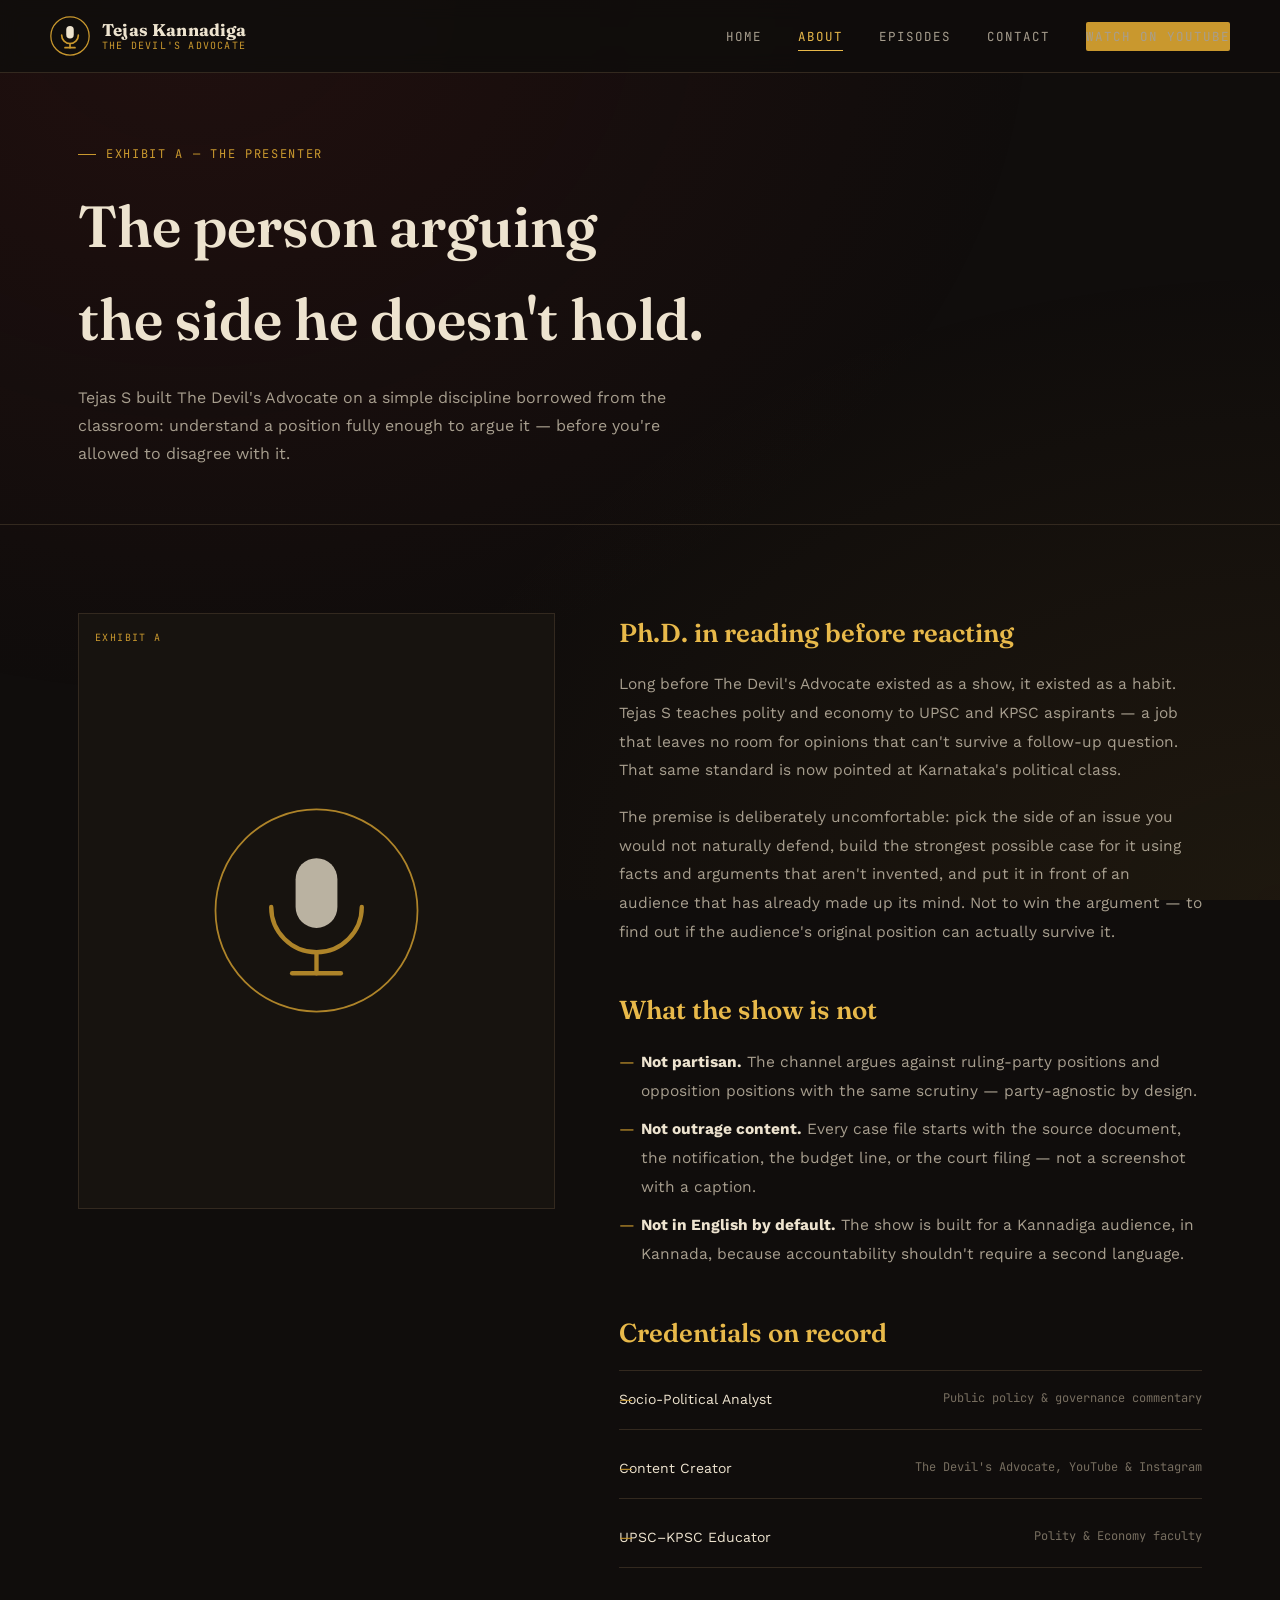
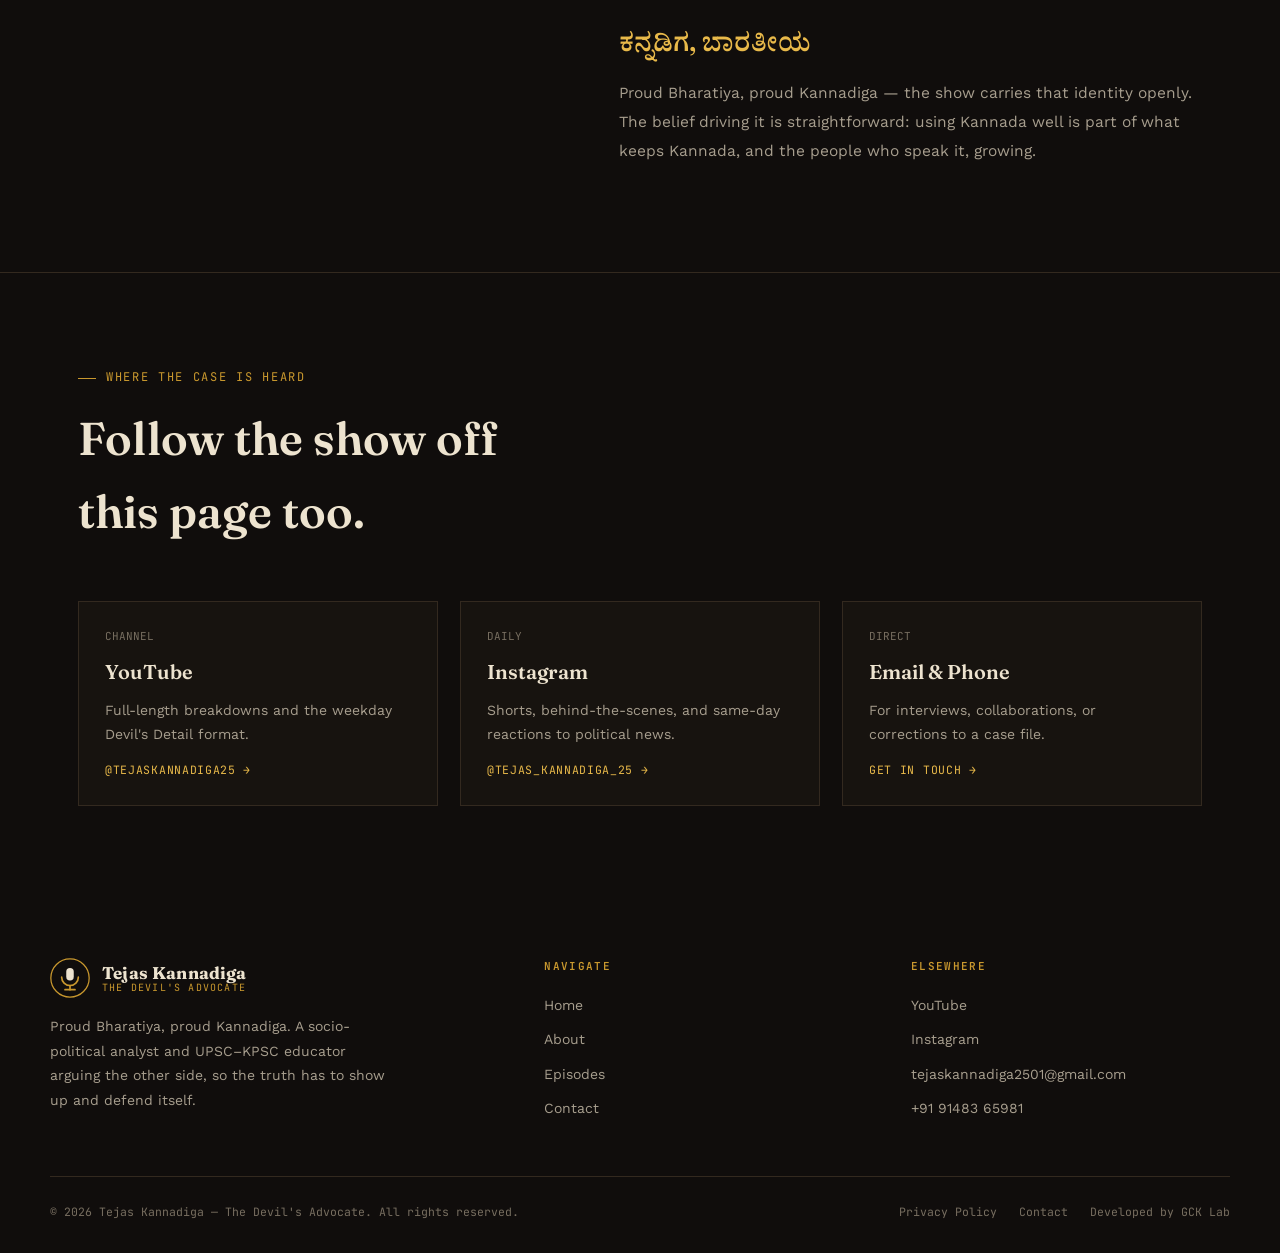
<file: about.html>
<!DOCTYPE html>
<html lang="en">
<head>
<meta charset="UTF-8">
<meta name="viewport" content="width=device-width, initial-scale=1.0">
<title>About Tejas S — The Devil's Advocate</title>
<meta name="description" content="Tejas S is a socio-political analyst, content creator, and UPSC-KPSC educator who presents The Devil's Advocate — a Kannada program that argues opposing political positions to test where the truth actually stands.">
<link rel="icon" href="data:,">
<style>
/* =========================================================
   TEJAS KANNADIGA — THE DEVIL'S ADVOCATE
   Design language: investigative case-file / cross-examination
   ========================================================= */

@import url('https://fonts.googleapis.com/css2?family=Fraunces:opsz,wght@9..144,300;9..144,500;9..144,600;9..144,700;9..144,900&family=Work+Sans:wght@400;500;600;700&family=JetBrains+Mono:wght@400;500;600&family=Noto+Serif+Kannada:wght@400;600;700&display=swap');

:root{
  /* --- color tokens --- */
  --ink:        #100D0C;   /* near-black warm background */
  --ink-2:      #17130F;   /* slightly raised panel */
  --ink-3:      #1F1A15;   /* card surface */
  --line:       #33291F;   /* hairline borders on dark */
  --oxblood:    #7A1E1E;   /* leather-chair maroon accent */
  --oxblood-2:  #9C2B24;
  --gold:       #C9982E;   /* primary gold */
  --gold-hi:    #E8B94A;   /* bright hover gold */
  --parchment:  #EDE3CF;   /* warm off-white */
  --ivory:      #F5F1E8;   /* body text on dark */
  --smoke:      #A79E8E;   /* muted secondary text */
  --smoke-dim:  #776E60;

  /* --- type --- */
  --display: 'Fraunces', 'Noto Serif Kannada', serif;
  --kannada: 'Noto Serif Kannada', serif;
  --body: 'Work Sans', 'Noto Serif Kannada', sans-serif;
  --mono: 'JetBrains Mono', monospace;

  --container: 1180px;
}

*,*::before,*::after{ box-sizing:border-box; }
html{ scroll-behavior:smooth; }
body{
  margin:0;
  background:var(--ink);
  color:var(--ivory);
  font-family:var(--body);
  font-size:16px;
  line-height:1.6;
  -webkit-font-smoothing:antialiased;
}
img{ max-width:100%; display:block; }
a{ color:inherit; text-decoration:none; }
h1,h2,h3,h4{ font-family:var(--display); font-weight:600; margin:0; color:var(--parchment); }
p{ margin:0; }
ul{ margin:0; padding:0; list-style:none; }
button{ font-family:inherit; cursor:pointer; }

:focus-visible{
  outline:2px solid var(--gold-hi);
  outline-offset:3px;
}

@media (prefers-reduced-motion: reduce){
  *{ animation-duration:0.001ms !important; animation-iteration-count:1 !important; transition-duration:0.001ms !important; scroll-behavior:auto !important; }
}

.wrap{
  max-width:var(--container);
  margin:0 auto;
  padding:0 28px;
}

/* texture: faint paper-grain + vignette on dark */
body::before{
  content:"";
  position:fixed; inset:0;
  pointer-events:none;
  z-index:0;
  background-image:
    radial-gradient(ellipse at 15% 0%, rgba(122,30,30,0.16), transparent 55%),
    radial-gradient(ellipse at 100% 100%, rgba(201,152,46,0.08), transparent 50%);
}

/* =========================================================
   EYEBROW / LABELS — file-stamp vocabulary
   ========================================================= */
.eyebrow{
  display:inline-flex;
  align-items:center;
  gap:10px;
  font-family:var(--mono);
  font-size:12px;
  letter-spacing:0.14em;
  text-transform:uppercase;
  color:var(--gold);
}
.eyebrow::before{
  content:"";
  width:18px; height:1px;
  background:var(--gold);
  display:inline-block;
}

.stamp{
  font-family:var(--mono);
  font-size:11px;
  letter-spacing:0.12em;
  text-transform:uppercase;
  border:1px solid currentColor;
  border-radius:3px;
  padding:4px 10px;
  display:inline-block;
  transform:rotate(-3deg);
}
.stamp--ongoing{ color:var(--gold-hi); }
.stamp--resolved{ color:#8BAA7A; }
.stamp--record{ color:var(--smoke); }

/* =========================================================
   HEADER / NAV
   ========================================================= */
.site-header{
  position:sticky; top:0; z-index:50;
  background:rgba(16,13,12,0.86);
  backdrop-filter:blur(10px);
  border-bottom:1px solid var(--line);
}
.nav{
  display:flex;
  align-items:center;
  justify-content:space-between;
  padding:16px 0;
}
.brand{
  display:flex;
  align-items:center;
  gap:12px;
}
.brand-mark{
  width:40px; height:40px;
  flex-shrink:0;
}
.brand-text{
  display:flex;
  flex-direction:column;
  line-height:1.15;
}
.brand-text .name{
  font-family:var(--display);
  font-weight:700;
  font-size:17px;
  color:var(--parchment);
  letter-spacing:0.01em;
}
.brand-text .tag{
  font-family:var(--mono);
  font-size:10px;
  letter-spacing:0.12em;
  color:var(--gold);
  text-transform:uppercase;
}
.nav-links{
  display:flex;
  align-items:center;
  gap:36px;
}
.nav-links a{
  font-family:var(--mono);
  font-size:12.5px;
  letter-spacing:0.08em;
  text-transform:uppercase;
  color:var(--smoke);
  position:relative;
  padding:6px 0;
  transition:color .2s ease;
}
.nav-links a:hover, .nav-links a.active{ color:var(--gold-hi); }
.nav-links a.active::after{
  content:"";
  position:absolute; left:0; right:0; bottom:0;
  height:1px; background:var(--gold-hi);
}
.nav-cta{
  font-family:var(--mono);
  font-size:12px;
  letter-spacing:0.08em;
  text-transform:uppercase;
  color:var(--ink);
  background:var(--gold);
  padding:10px 18px;
  border-radius:2px;
  transition:background .2s ease, transform .2s ease;
  white-space:nowrap;
}
.nav-cta:hover{ background:var(--gold-hi); transform:translateY(-1px); }

.nav-toggle{
  display:none;
  background:none; border:1px solid var(--line);
  width:42px; height:42px;
  border-radius:2px;
  color:var(--parchment);
  align-items:center; justify-content:center;
}
.nav-toggle svg{ width:20px; height:20px; }

@media (max-width: 860px){
  .nav-links{
    position:fixed; top:73px; left:0; right:0;
    background:var(--ink-2);
    border-bottom:1px solid var(--line);
    flex-direction:column;
    align-items:flex-start;
    gap:0;
    padding:8px 28px 20px;
    transform:translateY(-8px);
    opacity:0;
    pointer-events:none;
    transition:opacity .2s ease, transform .2s ease;
  }
  .nav-links.open{ opacity:1; transform:translateY(0); pointer-events:auto; }
  .nav-links a{ width:100%; padding:14px 0; border-bottom:1px solid var(--line); }
  .nav-cta{ margin-top:14px; }
  .nav-toggle{ display:inline-flex; }
}

/* =========================================================
   BUTTONS
   ========================================================= */
.btn{
  display:inline-flex;
  align-items:center;
  gap:10px;
  font-family:var(--mono);
  font-size:13px;
  letter-spacing:0.08em;
  text-transform:uppercase;
  padding:14px 24px;
  border-radius:2px;
  border:1px solid transparent;
  transition:all .2s ease;
}
.btn--primary{
  background:var(--gold);
  color:var(--ink);
}
.btn--primary:hover{ background:var(--gold-hi); transform:translateY(-2px); }
.btn--ghost{
  border-color:var(--line);
  color:var(--parchment);
}
.btn--ghost:hover{ border-color:var(--gold); color:var(--gold-hi); }
.btn--oxblood{
  background:var(--oxblood);
  color:var(--ivory);
}
.btn--oxblood:hover{ background:var(--oxblood-2); transform:translateY(-2px); }

/* =========================================================
   SOUNDWAVE DIVIDER (signature motif, echoes the logo mic)
   ========================================================= */
.soundwave{
  display:flex;
  align-items:center;
  gap:3px;
  height:22px;
}
.soundwave span{
  width:3px;
  background:var(--gold);
  opacity:0.75;
  border-radius:1px;
  animation:wave 1.6s ease-in-out infinite;
}
.soundwave span:nth-child(1){ height:40%; animation-delay:0s; }
.soundwave span:nth-child(2){ height:100%; animation-delay:0.15s; }
.soundwave span:nth-child(3){ height:60%; animation-delay:0.3s; }
.soundwave span:nth-child(4){ height:85%; animation-delay:0.45s; }
.soundwave span:nth-child(5){ height:50%; animation-delay:0.6s; }
.soundwave span:nth-child(6){ height:75%; animation-delay:0.75s; }
.soundwave span:nth-child(7){ height:35%; animation-delay:0.9s; }
@keyframes wave{
  0%,100%{ transform:scaleY(0.4); }
  50%{ transform:scaleY(1); }
}

.rule{
  height:1px;
  background:linear-gradient(90deg, var(--line), transparent);
}
.rule--full{ background:var(--line); }

/* =========================================================
   HERO
   ========================================================= */
.hero{
  position:relative;
  padding:96px 0 72px;
  border-bottom:1px solid var(--line);
  overflow:hidden;
}
.hero-grid{
  display:grid;
  grid-template-columns:1.15fr 0.85fr;
  gap:60px;
  align-items:center;
}
.hero h1{
  font-size:clamp(42px, 6.2vw, 84px);
  line-height:0.98;
  color:var(--parchment);
  margin:18px 0 22px;
}
.hero h1 em{
  font-style:italic;
  color:var(--gold);
}
.hero .kannada-line{
  font-family:var(--kannada);
  font-size:19px;
  line-height:1.9;
  color:var(--smoke);
  max-width:56ch;
  margin-bottom:14px;
}
.hero .en-line{
  color:var(--ivory);
  max-width:52ch;
  font-size:16px;
  margin-bottom:32px;
}
.hero-actions{
  display:flex;
  gap:14px;
  flex-wrap:wrap;
  margin-bottom:36px;
}
.hero-meta{
  display:flex;
  gap:28px;
  flex-wrap:wrap;
}
.hero-meta .m{
  font-family:var(--mono);
  font-size:11.5px;
  color:var(--smoke-dim);
  text-transform:uppercase;
  letter-spacing:0.08em;
}
.hero-meta .m b{
  display:block;
  font-family:var(--display);
  font-size:24px;
  color:var(--gold-hi);
  text-transform:none;
  letter-spacing:0;
  margin-bottom:2px;
}

.hero-panel{
  border:1px solid var(--line);
  background:var(--ink-2);
  padding:28px;
  position:relative;
}
.hero-panel::before{
  content:"CASE ON RECORD";
  position:absolute;
  top:-11px; left:24px;
  background:var(--ink);
  padding:0 10px;
  font-family:var(--mono);
  font-size:10px;
  letter-spacing:0.14em;
  color:var(--gold);
}
.hero-panel .num{
  font-family:var(--mono);
  color:var(--smoke-dim);
  font-size:12px;
  margin-bottom:10px;
}
.hero-panel h3{
  font-size:22px;
  color:var(--parchment);
  margin-bottom:10px;
  line-height:1.25;
}
.hero-panel p{
  color:var(--smoke);
  font-size:14.5px;
  line-height:1.7;
  margin-bottom:18px;
}
.hero-panel a.watch{
  font-family:var(--mono);
  font-size:12px;
  letter-spacing:0.08em;
  color:var(--gold-hi);
  text-transform:uppercase;
  display:inline-flex;
  align-items:center;
  gap:8px;
}
.hero-panel a.watch:hover{ color:var(--parchment); }

/* =========================================================
   SECTION SCAFFOLDING
   ========================================================= */
section{ position:relative; z-index:1; }
.section{
  padding:88px 0;
  border-bottom:1px solid var(--line);
}
.section-head{
  display:flex;
  justify-content:space-between;
  align-items:flex-end;
  gap:40px;
  margin-bottom:52px;
  flex-wrap:wrap;
}
.section-head h2{
  font-size:clamp(30px,3.6vw,46px);
  color:var(--parchment);
  margin-top:14px;
  max-width:16ch;
}
.section-head .lede{
  max-width:38ch;
  color:var(--smoke);
  font-size:15px;
  line-height:1.7;
}

/* =========================================================
   PRINCIPLES (Question / Understand / Speak)
   ========================================================= */
.principles{
  display:grid;
  grid-template-columns:repeat(3,1fr);
  gap:1px;
  background:var(--line);
  border:1px solid var(--line);
}
.principle{
  background:var(--ink);
  padding:36px 30px;
}
.principle .pi-num{
  font-family:var(--mono);
  color:var(--oxblood-2);
  font-size:12px;
  letter-spacing:0.1em;
}
.principle h3{
  font-size:24px;
  margin:16px 0 12px;
  color:var(--gold-hi);
}
.principle p{
  color:var(--smoke);
  font-size:14.5px;
  line-height:1.75;
}

/* =========================================================
   DOCKET / CASE FILE CARDS (episodes)
   ========================================================= */
.docket{
  display:grid;
  grid-template-columns:repeat(3,1fr);
  gap:22px;
}
.file-card{
  border:1px solid var(--line);
  background:var(--ink-2);
  padding:26px;
  display:flex;
  flex-direction:column;
  gap:14px;
  transition:border-color .2s ease, transform .2s ease;
  position:relative;
}
.file-card:hover{ border-color:var(--gold); transform:translateY(-4px); }
.file-card .row-top{
  display:flex;
  justify-content:space-between;
  align-items:flex-start;
}
.file-card .file-num{
  font-family:var(--mono);
  font-size:11px;
  color:var(--smoke-dim);
}
.file-card h3{
  font-size:20px;
  line-height:1.3;
  color:var(--parchment);
}
.file-card p{
  color:var(--smoke);
  font-size:14px;
  line-height:1.7;
}
.file-card .tags{
  display:flex; gap:8px; flex-wrap:wrap;
  margin-top:auto;
}
.file-card .tags span{
  font-family:var(--mono);
  font-size:10px;
  letter-spacing:0.06em;
  text-transform:uppercase;
  color:var(--gold);
  border:1px solid var(--line);
  padding:4px 8px;
  border-radius:2px;
}
.file-card .watch-link{
  font-family:var(--mono);
  font-size:11.5px;
  letter-spacing:0.06em;
  text-transform:uppercase;
  color:var(--gold-hi);
  display:inline-flex;
  align-items:center;
  gap:6px;
}

/* =========================================================
   FOOTER
   ========================================================= */
.site-footer{
  padding:64px 0 32px;
}
.footer-top{
  display:grid;
  grid-template-columns:1.4fr 1fr 1fr;
  gap:48px;
  padding-bottom:44px;
  border-bottom:1px solid var(--line);
}
.footer-brand .brand{ margin-bottom:16px; }
.footer-brand p{
  color:var(--smoke);
  font-size:14px;
  line-height:1.75;
  max-width:38ch;
}
.footer-col h4{
  font-family:var(--mono);
  font-size:11px;
  letter-spacing:0.12em;
  text-transform:uppercase;
  color:var(--gold);
  margin-bottom:18px;
}
.footer-col a, .footer-col span{
  display:block;
  color:var(--smoke);
  font-size:14px;
  margin-bottom:12px;
  transition:color .2s ease;
}
.footer-col a:hover{ color:var(--gold-hi); }
.footer-bottom{
  display:flex;
  justify-content:space-between;
  align-items:center;
  padding-top:26px;
  flex-wrap:wrap;
  gap:14px;
}
.footer-bottom p{
  font-family:var(--mono);
  font-size:11.5px;
  color:var(--smoke-dim);
}
.footer-bottom .legal-links{
  display:flex; gap:22px;
}
.footer-bottom .legal-links a{
  font-family:var(--mono);
  font-size:11.5px;
  color:var(--smoke-dim);
}
.footer-bottom .legal-links a:hover{ color:var(--gold-hi); }

/* =========================================================
   PAGE HEADER (inner pages)
   ========================================================= */
.page-header{
  padding:64px 0 56px;
  border-bottom:1px solid var(--line);
}
.page-header h1{
  font-size:clamp(36px,5vw,58px);
  margin-top:16px;
  max-width:20ch;
}
.page-header .lede{
  color:var(--smoke);
  max-width:60ch;
  margin-top:18px;
  font-size:16px;
  line-height:1.75;
}

/* =========================================================
   GENERIC CONTENT (about / privacy)
   ========================================================= */
.prose{
  max-width:760px;
}
.prose h2{
  font-size:26px;
  color:var(--gold-hi);
  margin:44px 0 16px;
}
.prose h2:first-child{ margin-top:0; }
.prose p{
  color:var(--smoke);
  font-size:15.5px;
  line-height:1.85;
  margin-bottom:18px;
}
.prose ul{ margin:0 0 18px; }
.prose li{
  color:var(--smoke);
  font-size:15.5px;
  line-height:1.85;
  padding-left:22px;
  position:relative;
  margin-bottom:10px;
}
.prose li::before{
  content:"—";
  position:absolute; left:0; color:var(--gold);
}
.prose strong{ color:var(--parchment); }

.two-col{
  display:grid;
  grid-template-columns:0.9fr 1.1fr;
  gap:64px;
}
@media (max-width: 900px){
  .two-col{ grid-template-columns:1fr; gap:36px; }
}

.credential-list{
  display:flex;
  flex-direction:column;
  gap:0;
  border-top:1px solid var(--line);
}
.credential-list li{
  display:flex;
  justify-content:space-between;
  padding:16px 0;
  border-bottom:1px solid var(--line);
  font-size:14px;
}
.credential-list li span:first-child{ color:var(--parchment); }
.credential-list li span:last-child{
  color:var(--smoke-dim);
  font-family:var(--mono);
  font-size:12px;
}

.portrait-frame{
  border:1px solid var(--line);
  background:var(--ink-2);
  aspect-ratio:4/5;
  display:flex;
  align-items:center;
  justify-content:center;
  position:relative;
  overflow:hidden;
}
.portrait-frame::before{
  content:"EXHIBIT A";
  position:absolute; top:16px; left:16px;
  font-family:var(--mono);
  font-size:10px;
  letter-spacing:0.14em;
  color:var(--gold);
  z-index:2;
}
.portrait-frame .mark{
  width:44%;
  opacity:0.85;
}

/* =========================================================
   CONTACT PAGE
   ========================================================= */
.contact-grid{
  display:grid;
  grid-template-columns:0.9fr 1.1fr;
  gap:60px;
}
@media (max-width: 900px){ .contact-grid{ grid-template-columns:1fr; } }

.contact-card{
  border:1px solid var(--line);
  background:var(--ink-2);
  padding:28px;
  margin-bottom:16px;
}
.contact-card .k{
  font-family:var(--mono);
  font-size:11px;
  letter-spacing:0.12em;
  text-transform:uppercase;
  color:var(--gold);
  margin-bottom:10px;
  display:block;
}
.contact-card .v{
  font-family:var(--display);
  font-size:21px;
  color:var(--parchment);
}
.contact-card .v a:hover{ color:var(--gold-hi); }

.form-field{
  margin-bottom:22px;
}
.form-field label{
  display:block;
  font-family:var(--mono);
  font-size:11px;
  letter-spacing:0.1em;
  text-transform:uppercase;
  color:var(--smoke);
  margin-bottom:10px;
}
.form-field input, .form-field select, .form-field textarea{
  width:100%;
  background:var(--ink-2);
  border:1px solid var(--line);
  color:var(--ivory);
  padding:14px 16px;
  font-family:var(--body);
  font-size:14.5px;
  border-radius:2px;
  transition:border-color .2s ease;
}
.form-field input:focus, .form-field select:focus, .form-field textarea:focus{
  outline:none;
  border-color:var(--gold);
}
.form-field textarea{ resize:vertical; min-height:130px; }
.form-note{
  font-size:12.5px;
  color:var(--smoke-dim);
  margin-top:-6px;
  margin-bottom:24px;
}
.form-status{
  font-family:var(--mono);
  font-size:12.5px;
  color:var(--gold-hi);
  margin-top:14px;
  display:none;
}
.form-status.show{ display:block; }

/* =========================================================
   MISC
   ========================================================= */
.reveal{
  opacity:0;
  transform:translateY(18px);
  transition:opacity .6s ease, transform .6s ease;
}
.reveal.in{ opacity:1; transform:translateY(0); }

.cta-band{
  padding:80px 0;
  text-align:center;
  background:
    linear-gradient(180deg, transparent, rgba(122,30,30,0.10));
}
.cta-band h2{
  font-size:clamp(28px,4vw,44px);
  max-width:18ch;
  margin:16px auto 30px;
}
.cta-band-actions{
  display:flex; gap:14px; justify-content:center; flex-wrap:wrap;
}

.badge-row{
  display:flex;
  gap:10px;
  flex-wrap:wrap;
  margin-top:18px;
}
.badge{
  font-family:var(--mono);
  font-size:11px;
  letter-spacing:0.06em;
  text-transform:uppercase;
  color:var(--smoke);
  border:1px solid var(--line);
  padding:6px 12px;
  border-radius:2px;
}

.filter-btn.is-active{
  background:var(--gold);
  color:var(--ink);
  border-color:var(--gold);
}

@media (max-width: 900px){
  .hero-grid{ grid-template-columns:1fr; }
  .principles{ grid-template-columns:1fr; }
  .docket{ grid-template-columns:1fr; }
  .footer-top{ grid-template-columns:1fr; gap:32px; }
}

</style>
</head>
<body>

<header class="site-header">
  <nav class="nav wrap">
    <a href="index.html" class="brand">
      <svg class="brand-mark" viewBox="0 0 48 48" fill="none" xmlns="http://www.w3.org/2000/svg">
        <circle cx="24" cy="24" r="23" fill="#100D0C" stroke="#C9982E" stroke-width="1.5"/>
        <rect x="19.5" y="12" width="9" height="15" rx="4.5" fill="#EDE3CF"/>
        <path d="M14 23a10 10 0 0 0 20 0" stroke="#C9982E" stroke-width="2" stroke-linecap="round"/>
        <line x1="24" y1="33" x2="24" y2="38" stroke="#C9982E" stroke-width="2" stroke-linecap="round"/>
        <line x1="18" y1="38" x2="30" y2="38" stroke="#C9982E" stroke-width="2" stroke-linecap="round"/>
      </svg>
      <span class="brand-text">
        <span class="name">Tejas Kannadiga</span>
        <span class="tag">The Devil's Advocate</span>
      </span>
    </a>
    <ul class="nav-links">
      <li><a href="index.html">Home</a></li>
      <li><a href="about.html" class="active">About</a></li>
      <li><a href="episodes.html">Episodes</a></li>
      <li><a href="contact.html">Contact</a></li>
      <li><a class="nav-cta" href="https://www.youtube.com/@tejaskannadiga25" target="_blank" rel="noopener">Watch on YouTube</a></li>
    </ul>
    <button class="nav-toggle" aria-label="Toggle menu" aria-expanded="false">
      <svg viewBox="0 0 24 24" fill="none" stroke="currentColor" stroke-width="2"><line x1="3" y1="6" x2="21" y2="6"/><line x1="3" y1="12" x2="21" y2="12"/><line x1="3" y1="18" x2="21" y2="18"/></svg>
    </button>
  </nav>
</header>

<main>

  <section class="page-header">
    <div class="wrap">
      <span class="eyebrow">Exhibit A — The Presenter</span>
      <h1>The person arguing<br>the side he doesn't hold.</h1>
      <p class="lede">Tejas S built The Devil's Advocate on a simple discipline borrowed from the classroom: understand a position fully enough to argue it — before you're allowed to disagree with it.</p>
    </div>
  </section>

  <section class="section">
    <div class="wrap two-col">
      <div class="portrait-frame reveal">
        <svg class="mark" viewBox="0 0 120 120" fill="none" xmlns="http://www.w3.org/2000/svg">
          <circle cx="60" cy="60" r="58" stroke="#C9982E" stroke-width="1"/>
          <rect x="48" y="30" width="24" height="40" rx="12" fill="#EDE3CF" opacity="0.9"/>
          <path d="M34 58a26 26 0 0 0 52 0" stroke="#C9982E" stroke-width="2.5" stroke-linecap="round"/>
          <line x1="60" y1="84" x2="60" y2="96" stroke="#C9982E" stroke-width="2.5" stroke-linecap="round"/>
          <line x1="46" y1="96" x2="74" y2="96" stroke="#C9982E" stroke-width="2.5" stroke-linecap="round"/>
        </svg>
      </div>
      <div class="prose reveal">
        <h2>Ph.D. in reading before reacting</h2>
        <p>Long before The Devil's Advocate existed as a show, it existed as a habit. Tejas S teaches polity and economy to UPSC and KPSC aspirants — a job that leaves no room for opinions that can't survive a follow-up question. That same standard is now pointed at Karnataka's political class.</p>
        <p>The premise is deliberately uncomfortable: pick the side of an issue you would not naturally defend, build the strongest possible case for it using facts and arguments that aren't invented, and put it in front of an audience that has already made up its mind. Not to win the argument — to find out if the audience's original position can actually survive it.</p>

        <h2>What the show is not</h2>
        <ul>
          <li><strong>Not partisan.</strong> The channel argues against ruling-party positions and opposition positions with the same scrutiny — party-agnostic by design.</li>
          <li><strong>Not outrage content.</strong> Every case file starts with the source document, the notification, the budget line, or the court filing — not a screenshot with a caption.</li>
          <li><strong>Not in English by default.</strong> The show is built for a Kannadiga audience, in Kannada, because accountability shouldn't require a second language.</li>
        </ul>

        <h2>Credentials on record</h2>
        <ul class="credential-list">
          <li><span>Socio-Political Analyst</span><span>Public policy &amp; governance commentary</span></li>
          <li><span>Content Creator</span><span>The Devil's Advocate, YouTube &amp; Instagram</span></li>
          <li><span>UPSC–KPSC Educator</span><span>Polity &amp; Economy faculty</span></li>
        </ul>

        <h2>ಕನ್ನಡಿಗ, ಬಾರತೀಯ</h2>
        <p>Proud Bharatiya, proud Kannadiga — the show carries that identity openly. The belief driving it is straightforward: using Kannada well is part of what keeps Kannada, and the people who speak it, growing.</p>
      </div>
    </div>
  </section>

  <section class="section" style="border-bottom:none;">
    <div class="wrap">
      <div class="section-head">
        <div>
          <span class="eyebrow">Where the case is heard</span>
          <h2>Follow the show off this page too.</h2>
        </div>
      </div>
      <div class="docket">
        <div class="file-card reveal">
          <div class="row-top"><span class="file-num">CHANNEL</span></div>
          <h3>YouTube</h3>
          <p>Full-length breakdowns and the weekday Devil's Detail format.</p>
          <a class="watch-link" href="https://www.youtube.com/@tejaskannadiga25" target="_blank" rel="noopener">@tejaskannadiga25 →</a>
        </div>
        <div class="file-card reveal">
          <div class="row-top"><span class="file-num">DAILY</span></div>
          <h3>Instagram</h3>
          <p>Shorts, behind-the-scenes, and same-day reactions to political news.</p>
          <a class="watch-link" href="https://www.instagram.com/tejas_kannadiga_25" target="_blank" rel="noopener">@tejas_kannadiga_25 →</a>
        </div>
        <div class="file-card reveal">
          <div class="row-top"><span class="file-num">DIRECT</span></div>
          <h3>Email &amp; Phone</h3>
          <p>For interviews, collaborations, or corrections to a case file.</p>
          <a class="watch-link" href="contact.html">Get in touch →</a>
        </div>
      </div>
    </div>
  </section>

</main>

<footer class="site-footer wrap">
  <div class="footer-top">
    <div class="footer-brand">
      <a href="index.html" class="brand">
        <svg class="brand-mark" viewBox="0 0 48 48" fill="none" xmlns="http://www.w3.org/2000/svg">
          <circle cx="24" cy="24" r="23" fill="#100D0C" stroke="#C9982E" stroke-width="1.5"/>
          <rect x="19.5" y="12" width="9" height="15" rx="4.5" fill="#EDE3CF"/>
          <path d="M14 23a10 10 0 0 0 20 0" stroke="#C9982E" stroke-width="2" stroke-linecap="round"/>
          <line x1="24" y1="33" x2="24" y2="38" stroke="#C9982E" stroke-width="2" stroke-linecap="round"/>
          <line x1="18" y1="38" x2="30" y2="38" stroke="#C9982E" stroke-width="2" stroke-linecap="round"/>
        </svg>
        <span class="brand-text">
          <span class="name">Tejas Kannadiga</span>
          <span class="tag">The Devil's Advocate</span>
        </span>
      </a>
      <p>Proud Bharatiya, proud Kannadiga. A socio-political analyst and UPSC–KPSC educator arguing the other side, so the truth has to show up and defend itself.</p>
    </div>
    <div class="footer-col">
      <h4>Navigate</h4>
      <a href="index.html">Home</a>
      <a href="about.html">About</a>
      <a href="episodes.html">Episodes</a>
      <a href="contact.html">Contact</a>
    </div>
    <div class="footer-col">
      <h4>Elsewhere</h4>
      <a href="https://www.youtube.com/@tejaskannadiga25" target="_blank" rel="noopener">YouTube</a>
      <a href="https://www.instagram.com/tejas_kannadiga_25" target="_blank" rel="noopener">Instagram</a>
      <span>tejaskannadiga2501@gmail.com</span>
      <span>+91 91483 65981</span>
    </div>
  </div>
  <div class="footer-bottom">
    <p>© 2026 Tejas Kannadiga — The Devil's Advocate. All rights reserved.</p>
    <div class="legal-links">
      <a href="privacy.html">Privacy Policy</a>
      <a href="contact.html">Contact</a>
      <a href="https://gcklab.com/" target="_blank" rel="noopener">Developed by GCK Lab</a>
    </div>
  </div>
</footer>

<script>
// TEJAS KANNADIGA — THE DEVIL'S ADVOCATE
// Shared site behaviour

document.addEventListener('DOMContentLoaded', () => {

  /* Mobile nav toggle */
  const toggle = document.querySelector('.nav-toggle');
  const links = document.querySelector('.nav-links');
  if (toggle && links) {
    toggle.addEventListener('click', () => {
      const open = links.classList.toggle('open');
      toggle.setAttribute('aria-expanded', open ? 'true' : 'false');
    });
    links.querySelectorAll('a').forEach(a => {
      a.addEventListener('click', () => links.classList.remove('open'));
    });
  }

  /* Scroll reveal */
  const revealEls = document.querySelectorAll('.reveal');
  if ('IntersectionObserver' in window && revealEls.length) {
    const io = new IntersectionObserver((entries) => {
      entries.forEach(entry => {
        if (entry.isIntersecting) {
          entry.target.classList.add('in');
          io.unobserve(entry.target);
        }
      });
    }, { threshold: 0.15 });
    revealEls.forEach(el => io.observe(el));
  } else {
    revealEls.forEach(el => el.classList.add('in'));
  }

  /* Episode / docket topic filter (episodes.html) */
  const filterBtns = document.querySelectorAll('.filter-btn');
  const fileCards = document.querySelectorAll('[data-topic]');
  if (filterBtns.length && fileCards.length) {
    filterBtns.forEach(btn => {
      btn.addEventListener('click', () => {
        filterBtns.forEach(b => b.classList.remove('is-active'));
        btn.classList.add('is-active');
        const topic = btn.getAttribute('data-filter');
        fileCards.forEach(card => {
          const match = topic === 'all' || card.getAttribute('data-topic').includes(topic);
          card.style.display = match ? '' : 'none';
        });
      });
    });
  }

  /* Contact form — mailto fallback (static hosting, no backend) */
  const form = document.querySelector('#contact-form');
  if (form) {
    form.addEventListener('submit', (e) => {
      e.preventDefault();
      const name = form.querySelector('#name').value.trim();
      const email = form.querySelector('#email').value.trim();
      const reason = form.querySelector('#reason').value;
      const message = form.querySelector('#message').value.trim();

      const subject = encodeURIComponent(`[Website] ${reason || 'General inquiry'} — ${name}`);
      const body = encodeURIComponent(`${message}\n\n— ${name} (${email})`);
      window.location.href = `mailto:tejaskannadiga2501@gmail.com?subject=${subject}&body=${body}`;

      const status = document.querySelector('#form-status');
      if (status) {
        status.textContent = 'Opening your email app to send this message…';
        status.classList.add('show');
      }
    });
  }

});

</script>
</body>
</html>
</file>
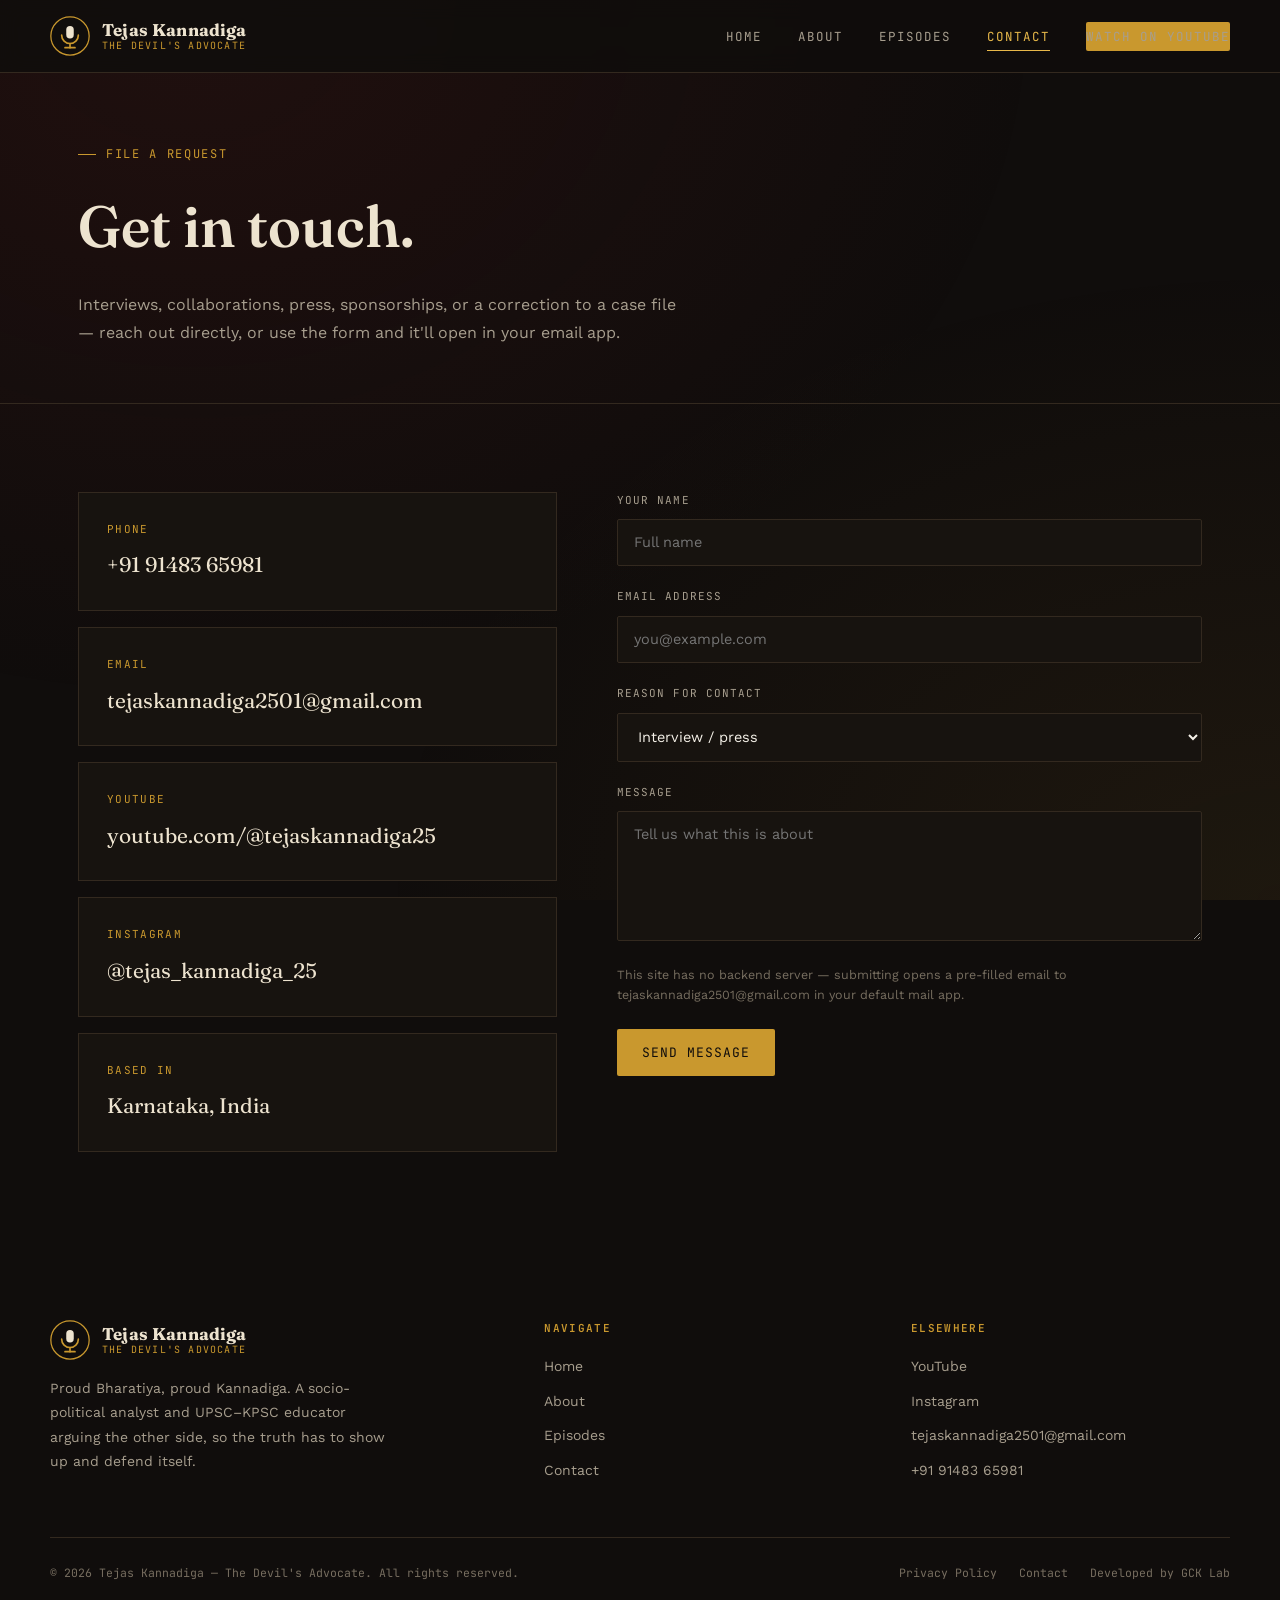
<file: contact.html>
<!DOCTYPE html>
<html lang="en">
<head>
<meta charset="UTF-8">
<meta name="viewport" content="width=device-width, initial-scale=1.0">
<title>Contact — The Devil's Advocate</title>
<meta name="description" content="Get in touch with Tejas Kannadiga for interviews, collaborations, corrections, or press inquiries related to The Devil's Advocate.">
<link rel="icon" href="data:,">
<style>
/* =========================================================
   TEJAS KANNADIGA — THE DEVIL'S ADVOCATE
   Design language: investigative case-file / cross-examination
   ========================================================= */

@import url('https://fonts.googleapis.com/css2?family=Fraunces:opsz,wght@9..144,300;9..144,500;9..144,600;9..144,700;9..144,900&family=Work+Sans:wght@400;500;600;700&family=JetBrains+Mono:wght@400;500;600&family=Noto+Serif+Kannada:wght@400;600;700&display=swap');

:root{
  /* --- color tokens --- */
  --ink:        #100D0C;   /* near-black warm background */
  --ink-2:      #17130F;   /* slightly raised panel */
  --ink-3:      #1F1A15;   /* card surface */
  --line:       #33291F;   /* hairline borders on dark */
  --oxblood:    #7A1E1E;   /* leather-chair maroon accent */
  --oxblood-2:  #9C2B24;
  --gold:       #C9982E;   /* primary gold */
  --gold-hi:    #E8B94A;   /* bright hover gold */
  --parchment:  #EDE3CF;   /* warm off-white */
  --ivory:      #F5F1E8;   /* body text on dark */
  --smoke:      #A79E8E;   /* muted secondary text */
  --smoke-dim:  #776E60;

  /* --- type --- */
  --display: 'Fraunces', 'Noto Serif Kannada', serif;
  --kannada: 'Noto Serif Kannada', serif;
  --body: 'Work Sans', 'Noto Serif Kannada', sans-serif;
  --mono: 'JetBrains Mono', monospace;

  --container: 1180px;
}

*,*::before,*::after{ box-sizing:border-box; }
html{ scroll-behavior:smooth; }
body{
  margin:0;
  background:var(--ink);
  color:var(--ivory);
  font-family:var(--body);
  font-size:16px;
  line-height:1.6;
  -webkit-font-smoothing:antialiased;
}
img{ max-width:100%; display:block; }
a{ color:inherit; text-decoration:none; }
h1,h2,h3,h4{ font-family:var(--display); font-weight:600; margin:0; color:var(--parchment); }
p{ margin:0; }
ul{ margin:0; padding:0; list-style:none; }
button{ font-family:inherit; cursor:pointer; }

:focus-visible{
  outline:2px solid var(--gold-hi);
  outline-offset:3px;
}

@media (prefers-reduced-motion: reduce){
  *{ animation-duration:0.001ms !important; animation-iteration-count:1 !important; transition-duration:0.001ms !important; scroll-behavior:auto !important; }
}

.wrap{
  max-width:var(--container);
  margin:0 auto;
  padding:0 28px;
}

/* texture: faint paper-grain + vignette on dark */
body::before{
  content:"";
  position:fixed; inset:0;
  pointer-events:none;
  z-index:0;
  background-image:
    radial-gradient(ellipse at 15% 0%, rgba(122,30,30,0.16), transparent 55%),
    radial-gradient(ellipse at 100% 100%, rgba(201,152,46,0.08), transparent 50%);
}

/* =========================================================
   EYEBROW / LABELS — file-stamp vocabulary
   ========================================================= */
.eyebrow{
  display:inline-flex;
  align-items:center;
  gap:10px;
  font-family:var(--mono);
  font-size:12px;
  letter-spacing:0.14em;
  text-transform:uppercase;
  color:var(--gold);
}
.eyebrow::before{
  content:"";
  width:18px; height:1px;
  background:var(--gold);
  display:inline-block;
}

.stamp{
  font-family:var(--mono);
  font-size:11px;
  letter-spacing:0.12em;
  text-transform:uppercase;
  border:1px solid currentColor;
  border-radius:3px;
  padding:4px 10px;
  display:inline-block;
  transform:rotate(-3deg);
}
.stamp--ongoing{ color:var(--gold-hi); }
.stamp--resolved{ color:#8BAA7A; }
.stamp--record{ color:var(--smoke); }

/* =========================================================
   HEADER / NAV
   ========================================================= */
.site-header{
  position:sticky; top:0; z-index:50;
  background:rgba(16,13,12,0.86);
  backdrop-filter:blur(10px);
  border-bottom:1px solid var(--line);
}
.nav{
  display:flex;
  align-items:center;
  justify-content:space-between;
  padding:16px 0;
}
.brand{
  display:flex;
  align-items:center;
  gap:12px;
}
.brand-mark{
  width:40px; height:40px;
  flex-shrink:0;
}
.brand-text{
  display:flex;
  flex-direction:column;
  line-height:1.15;
}
.brand-text .name{
  font-family:var(--display);
  font-weight:700;
  font-size:17px;
  color:var(--parchment);
  letter-spacing:0.01em;
}
.brand-text .tag{
  font-family:var(--mono);
  font-size:10px;
  letter-spacing:0.12em;
  color:var(--gold);
  text-transform:uppercase;
}
.nav-links{
  display:flex;
  align-items:center;
  gap:36px;
}
.nav-links a{
  font-family:var(--mono);
  font-size:12.5px;
  letter-spacing:0.08em;
  text-transform:uppercase;
  color:var(--smoke);
  position:relative;
  padding:6px 0;
  transition:color .2s ease;
}
.nav-links a:hover, .nav-links a.active{ color:var(--gold-hi); }
.nav-links a.active::after{
  content:"";
  position:absolute; left:0; right:0; bottom:0;
  height:1px; background:var(--gold-hi);
}
.nav-cta{
  font-family:var(--mono);
  font-size:12px;
  letter-spacing:0.08em;
  text-transform:uppercase;
  color:var(--ink);
  background:var(--gold);
  padding:10px 18px;
  border-radius:2px;
  transition:background .2s ease, transform .2s ease;
  white-space:nowrap;
}
.nav-cta:hover{ background:var(--gold-hi); transform:translateY(-1px); }

.nav-toggle{
  display:none;
  background:none; border:1px solid var(--line);
  width:42px; height:42px;
  border-radius:2px;
  color:var(--parchment);
  align-items:center; justify-content:center;
}
.nav-toggle svg{ width:20px; height:20px; }

@media (max-width: 860px){
  .nav-links{
    position:fixed; top:73px; left:0; right:0;
    background:var(--ink-2);
    border-bottom:1px solid var(--line);
    flex-direction:column;
    align-items:flex-start;
    gap:0;
    padding:8px 28px 20px;
    transform:translateY(-8px);
    opacity:0;
    pointer-events:none;
    transition:opacity .2s ease, transform .2s ease;
  }
  .nav-links.open{ opacity:1; transform:translateY(0); pointer-events:auto; }
  .nav-links a{ width:100%; padding:14px 0; border-bottom:1px solid var(--line); }
  .nav-cta{ margin-top:14px; }
  .nav-toggle{ display:inline-flex; }
}

/* =========================================================
   BUTTONS
   ========================================================= */
.btn{
  display:inline-flex;
  align-items:center;
  gap:10px;
  font-family:var(--mono);
  font-size:13px;
  letter-spacing:0.08em;
  text-transform:uppercase;
  padding:14px 24px;
  border-radius:2px;
  border:1px solid transparent;
  transition:all .2s ease;
}
.btn--primary{
  background:var(--gold);
  color:var(--ink);
}
.btn--primary:hover{ background:var(--gold-hi); transform:translateY(-2px); }
.btn--ghost{
  border-color:var(--line);
  color:var(--parchment);
}
.btn--ghost:hover{ border-color:var(--gold); color:var(--gold-hi); }
.btn--oxblood{
  background:var(--oxblood);
  color:var(--ivory);
}
.btn--oxblood:hover{ background:var(--oxblood-2); transform:translateY(-2px); }

/* =========================================================
   SOUNDWAVE DIVIDER (signature motif, echoes the logo mic)
   ========================================================= */
.soundwave{
  display:flex;
  align-items:center;
  gap:3px;
  height:22px;
}
.soundwave span{
  width:3px;
  background:var(--gold);
  opacity:0.75;
  border-radius:1px;
  animation:wave 1.6s ease-in-out infinite;
}
.soundwave span:nth-child(1){ height:40%; animation-delay:0s; }
.soundwave span:nth-child(2){ height:100%; animation-delay:0.15s; }
.soundwave span:nth-child(3){ height:60%; animation-delay:0.3s; }
.soundwave span:nth-child(4){ height:85%; animation-delay:0.45s; }
.soundwave span:nth-child(5){ height:50%; animation-delay:0.6s; }
.soundwave span:nth-child(6){ height:75%; animation-delay:0.75s; }
.soundwave span:nth-child(7){ height:35%; animation-delay:0.9s; }
@keyframes wave{
  0%,100%{ transform:scaleY(0.4); }
  50%{ transform:scaleY(1); }
}

.rule{
  height:1px;
  background:linear-gradient(90deg, var(--line), transparent);
}
.rule--full{ background:var(--line); }

/* =========================================================
   HERO
   ========================================================= */
.hero{
  position:relative;
  padding:96px 0 72px;
  border-bottom:1px solid var(--line);
  overflow:hidden;
}
.hero-grid{
  display:grid;
  grid-template-columns:1.15fr 0.85fr;
  gap:60px;
  align-items:center;
}
.hero h1{
  font-size:clamp(42px, 6.2vw, 84px);
  line-height:0.98;
  color:var(--parchment);
  margin:18px 0 22px;
}
.hero h1 em{
  font-style:italic;
  color:var(--gold);
}
.hero .kannada-line{
  font-family:var(--kannada);
  font-size:19px;
  line-height:1.9;
  color:var(--smoke);
  max-width:56ch;
  margin-bottom:14px;
}
.hero .en-line{
  color:var(--ivory);
  max-width:52ch;
  font-size:16px;
  margin-bottom:32px;
}
.hero-actions{
  display:flex;
  gap:14px;
  flex-wrap:wrap;
  margin-bottom:36px;
}
.hero-meta{
  display:flex;
  gap:28px;
  flex-wrap:wrap;
}
.hero-meta .m{
  font-family:var(--mono);
  font-size:11.5px;
  color:var(--smoke-dim);
  text-transform:uppercase;
  letter-spacing:0.08em;
}
.hero-meta .m b{
  display:block;
  font-family:var(--display);
  font-size:24px;
  color:var(--gold-hi);
  text-transform:none;
  letter-spacing:0;
  margin-bottom:2px;
}

.hero-panel{
  border:1px solid var(--line);
  background:var(--ink-2);
  padding:28px;
  position:relative;
}
.hero-panel::before{
  content:"CASE ON RECORD";
  position:absolute;
  top:-11px; left:24px;
  background:var(--ink);
  padding:0 10px;
  font-family:var(--mono);
  font-size:10px;
  letter-spacing:0.14em;
  color:var(--gold);
}
.hero-panel .num{
  font-family:var(--mono);
  color:var(--smoke-dim);
  font-size:12px;
  margin-bottom:10px;
}
.hero-panel h3{
  font-size:22px;
  color:var(--parchment);
  margin-bottom:10px;
  line-height:1.25;
}
.hero-panel p{
  color:var(--smoke);
  font-size:14.5px;
  line-height:1.7;
  margin-bottom:18px;
}
.hero-panel a.watch{
  font-family:var(--mono);
  font-size:12px;
  letter-spacing:0.08em;
  color:var(--gold-hi);
  text-transform:uppercase;
  display:inline-flex;
  align-items:center;
  gap:8px;
}
.hero-panel a.watch:hover{ color:var(--parchment); }

/* =========================================================
   SECTION SCAFFOLDING
   ========================================================= */
section{ position:relative; z-index:1; }
.section{
  padding:88px 0;
  border-bottom:1px solid var(--line);
}
.section-head{
  display:flex;
  justify-content:space-between;
  align-items:flex-end;
  gap:40px;
  margin-bottom:52px;
  flex-wrap:wrap;
}
.section-head h2{
  font-size:clamp(30px,3.6vw,46px);
  color:var(--parchment);
  margin-top:14px;
  max-width:16ch;
}
.section-head .lede{
  max-width:38ch;
  color:var(--smoke);
  font-size:15px;
  line-height:1.7;
}

/* =========================================================
   PRINCIPLES (Question / Understand / Speak)
   ========================================================= */
.principles{
  display:grid;
  grid-template-columns:repeat(3,1fr);
  gap:1px;
  background:var(--line);
  border:1px solid var(--line);
}
.principle{
  background:var(--ink);
  padding:36px 30px;
}
.principle .pi-num{
  font-family:var(--mono);
  color:var(--oxblood-2);
  font-size:12px;
  letter-spacing:0.1em;
}
.principle h3{
  font-size:24px;
  margin:16px 0 12px;
  color:var(--gold-hi);
}
.principle p{
  color:var(--smoke);
  font-size:14.5px;
  line-height:1.75;
}

/* =========================================================
   DOCKET / CASE FILE CARDS (episodes)
   ========================================================= */
.docket{
  display:grid;
  grid-template-columns:repeat(3,1fr);
  gap:22px;
}
.file-card{
  border:1px solid var(--line);
  background:var(--ink-2);
  padding:26px;
  display:flex;
  flex-direction:column;
  gap:14px;
  transition:border-color .2s ease, transform .2s ease;
  position:relative;
}
.file-card:hover{ border-color:var(--gold); transform:translateY(-4px); }
.file-card .row-top{
  display:flex;
  justify-content:space-between;
  align-items:flex-start;
}
.file-card .file-num{
  font-family:var(--mono);
  font-size:11px;
  color:var(--smoke-dim);
}
.file-card h3{
  font-size:20px;
  line-height:1.3;
  color:var(--parchment);
}
.file-card p{
  color:var(--smoke);
  font-size:14px;
  line-height:1.7;
}
.file-card .tags{
  display:flex; gap:8px; flex-wrap:wrap;
  margin-top:auto;
}
.file-card .tags span{
  font-family:var(--mono);
  font-size:10px;
  letter-spacing:0.06em;
  text-transform:uppercase;
  color:var(--gold);
  border:1px solid var(--line);
  padding:4px 8px;
  border-radius:2px;
}
.file-card .watch-link{
  font-family:var(--mono);
  font-size:11.5px;
  letter-spacing:0.06em;
  text-transform:uppercase;
  color:var(--gold-hi);
  display:inline-flex;
  align-items:center;
  gap:6px;
}

/* =========================================================
   FOOTER
   ========================================================= */
.site-footer{
  padding:64px 0 32px;
}
.footer-top{
  display:grid;
  grid-template-columns:1.4fr 1fr 1fr;
  gap:48px;
  padding-bottom:44px;
  border-bottom:1px solid var(--line);
}
.footer-brand .brand{ margin-bottom:16px; }
.footer-brand p{
  color:var(--smoke);
  font-size:14px;
  line-height:1.75;
  max-width:38ch;
}
.footer-col h4{
  font-family:var(--mono);
  font-size:11px;
  letter-spacing:0.12em;
  text-transform:uppercase;
  color:var(--gold);
  margin-bottom:18px;
}
.footer-col a, .footer-col span{
  display:block;
  color:var(--smoke);
  font-size:14px;
  margin-bottom:12px;
  transition:color .2s ease;
}
.footer-col a:hover{ color:var(--gold-hi); }
.footer-bottom{
  display:flex;
  justify-content:space-between;
  align-items:center;
  padding-top:26px;
  flex-wrap:wrap;
  gap:14px;
}
.footer-bottom p{
  font-family:var(--mono);
  font-size:11.5px;
  color:var(--smoke-dim);
}
.footer-bottom .legal-links{
  display:flex; gap:22px;
}
.footer-bottom .legal-links a{
  font-family:var(--mono);
  font-size:11.5px;
  color:var(--smoke-dim);
}
.footer-bottom .legal-links a:hover{ color:var(--gold-hi); }

/* =========================================================
   PAGE HEADER (inner pages)
   ========================================================= */
.page-header{
  padding:64px 0 56px;
  border-bottom:1px solid var(--line);
}
.page-header h1{
  font-size:clamp(36px,5vw,58px);
  margin-top:16px;
  max-width:20ch;
}
.page-header .lede{
  color:var(--smoke);
  max-width:60ch;
  margin-top:18px;
  font-size:16px;
  line-height:1.75;
}

/* =========================================================
   GENERIC CONTENT (about / privacy)
   ========================================================= */
.prose{
  max-width:760px;
}
.prose h2{
  font-size:26px;
  color:var(--gold-hi);
  margin:44px 0 16px;
}
.prose h2:first-child{ margin-top:0; }
.prose p{
  color:var(--smoke);
  font-size:15.5px;
  line-height:1.85;
  margin-bottom:18px;
}
.prose ul{ margin:0 0 18px; }
.prose li{
  color:var(--smoke);
  font-size:15.5px;
  line-height:1.85;
  padding-left:22px;
  position:relative;
  margin-bottom:10px;
}
.prose li::before{
  content:"—";
  position:absolute; left:0; color:var(--gold);
}
.prose strong{ color:var(--parchment); }

.two-col{
  display:grid;
  grid-template-columns:0.9fr 1.1fr;
  gap:64px;
}
@media (max-width: 900px){
  .two-col{ grid-template-columns:1fr; gap:36px; }
}

.credential-list{
  display:flex;
  flex-direction:column;
  gap:0;
  border-top:1px solid var(--line);
}
.credential-list li{
  display:flex;
  justify-content:space-between;
  padding:16px 0;
  border-bottom:1px solid var(--line);
  font-size:14px;
}
.credential-list li span:first-child{ color:var(--parchment); }
.credential-list li span:last-child{
  color:var(--smoke-dim);
  font-family:var(--mono);
  font-size:12px;
}

.portrait-frame{
  border:1px solid var(--line);
  background:var(--ink-2);
  aspect-ratio:4/5;
  display:flex;
  align-items:center;
  justify-content:center;
  position:relative;
  overflow:hidden;
}
.portrait-frame::before{
  content:"EXHIBIT A";
  position:absolute; top:16px; left:16px;
  font-family:var(--mono);
  font-size:10px;
  letter-spacing:0.14em;
  color:var(--gold);
  z-index:2;
}
.portrait-frame .mark{
  width:44%;
  opacity:0.85;
}

/* =========================================================
   CONTACT PAGE
   ========================================================= */
.contact-grid{
  display:grid;
  grid-template-columns:0.9fr 1.1fr;
  gap:60px;
}
@media (max-width: 900px){ .contact-grid{ grid-template-columns:1fr; } }

.contact-card{
  border:1px solid var(--line);
  background:var(--ink-2);
  padding:28px;
  margin-bottom:16px;
}
.contact-card .k{
  font-family:var(--mono);
  font-size:11px;
  letter-spacing:0.12em;
  text-transform:uppercase;
  color:var(--gold);
  margin-bottom:10px;
  display:block;
}
.contact-card .v{
  font-family:var(--display);
  font-size:21px;
  color:var(--parchment);
}
.contact-card .v a:hover{ color:var(--gold-hi); }

.form-field{
  margin-bottom:22px;
}
.form-field label{
  display:block;
  font-family:var(--mono);
  font-size:11px;
  letter-spacing:0.1em;
  text-transform:uppercase;
  color:var(--smoke);
  margin-bottom:10px;
}
.form-field input, .form-field select, .form-field textarea{
  width:100%;
  background:var(--ink-2);
  border:1px solid var(--line);
  color:var(--ivory);
  padding:14px 16px;
  font-family:var(--body);
  font-size:14.5px;
  border-radius:2px;
  transition:border-color .2s ease;
}
.form-field input:focus, .form-field select:focus, .form-field textarea:focus{
  outline:none;
  border-color:var(--gold);
}
.form-field textarea{ resize:vertical; min-height:130px; }
.form-note{
  font-size:12.5px;
  color:var(--smoke-dim);
  margin-top:-6px;
  margin-bottom:24px;
}
.form-status{
  font-family:var(--mono);
  font-size:12.5px;
  color:var(--gold-hi);
  margin-top:14px;
  display:none;
}
.form-status.show{ display:block; }

/* =========================================================
   MISC
   ========================================================= */
.reveal{
  opacity:0;
  transform:translateY(18px);
  transition:opacity .6s ease, transform .6s ease;
}
.reveal.in{ opacity:1; transform:translateY(0); }

.cta-band{
  padding:80px 0;
  text-align:center;
  background:
    linear-gradient(180deg, transparent, rgba(122,30,30,0.10));
}
.cta-band h2{
  font-size:clamp(28px,4vw,44px);
  max-width:18ch;
  margin:16px auto 30px;
}
.cta-band-actions{
  display:flex; gap:14px; justify-content:center; flex-wrap:wrap;
}

.badge-row{
  display:flex;
  gap:10px;
  flex-wrap:wrap;
  margin-top:18px;
}
.badge{
  font-family:var(--mono);
  font-size:11px;
  letter-spacing:0.06em;
  text-transform:uppercase;
  color:var(--smoke);
  border:1px solid var(--line);
  padding:6px 12px;
  border-radius:2px;
}

.filter-btn.is-active{
  background:var(--gold);
  color:var(--ink);
  border-color:var(--gold);
}

@media (max-width: 900px){
  .hero-grid{ grid-template-columns:1fr; }
  .principles{ grid-template-columns:1fr; }
  .docket{ grid-template-columns:1fr; }
  .footer-top{ grid-template-columns:1fr; gap:32px; }
}

</style>
</head>
<body>

<header class="site-header">
  <nav class="nav wrap">
    <a href="index.html" class="brand">
      <svg class="brand-mark" viewBox="0 0 48 48" fill="none" xmlns="http://www.w3.org/2000/svg">
        <circle cx="24" cy="24" r="23" fill="#100D0C" stroke="#C9982E" stroke-width="1.5"/>
        <rect x="19.5" y="12" width="9" height="15" rx="4.5" fill="#EDE3CF"/>
        <path d="M14 23a10 10 0 0 0 20 0" stroke="#C9982E" stroke-width="2" stroke-linecap="round"/>
        <line x1="24" y1="33" x2="24" y2="38" stroke="#C9982E" stroke-width="2" stroke-linecap="round"/>
        <line x1="18" y1="38" x2="30" y2="38" stroke="#C9982E" stroke-width="2" stroke-linecap="round"/>
      </svg>
      <span class="brand-text">
        <span class="name">Tejas Kannadiga</span>
        <span class="tag">The Devil's Advocate</span>
      </span>
    </a>
    <ul class="nav-links">
      <li><a href="index.html">Home</a></li>
      <li><a href="about.html">About</a></li>
      <li><a href="episodes.html">Episodes</a></li>
      <li><a href="contact.html" class="active">Contact</a></li>
      <li><a class="nav-cta" href="https://www.youtube.com/@tejaskannadiga25" target="_blank" rel="noopener">Watch on YouTube</a></li>
    </ul>
    <button class="nav-toggle" aria-label="Toggle menu" aria-expanded="false">
      <svg viewBox="0 0 24 24" fill="none" stroke="currentColor" stroke-width="2"><line x1="3" y1="6" x2="21" y2="6"/><line x1="3" y1="12" x2="21" y2="12"/><line x1="3" y1="18" x2="21" y2="18"/></svg>
    </button>
  </nav>
</header>

<main>

  <section class="page-header">
    <div class="wrap">
      <span class="eyebrow">File a Request</span>
      <h1>Get in touch.</h1>
      <p class="lede">Interviews, collaborations, press, sponsorships, or a correction to a case file — reach out directly, or use the form and it'll open in your email app.</p>
    </div>
  </section>

  <section class="section" style="border-bottom:none;">
    <div class="wrap contact-grid">

      <div>
        <div class="contact-card reveal">
          <span class="k">Phone</span>
          <span class="v"><a href="tel:+919148365981">+91 91483 65981</a></span>
        </div>
        <div class="contact-card reveal">
          <span class="k">Email</span>
          <span class="v"><a href="mailto:tejaskannadiga2501@gmail.com">tejaskannadiga2501@gmail.com</a></span>
        </div>
        <div class="contact-card reveal">
          <span class="k">YouTube</span>
          <span class="v"><a href="https://www.youtube.com/@tejaskannadiga25" target="_blank" rel="noopener">youtube.com/@tejaskannadiga25</a></span>
        </div>
        <div class="contact-card reveal">
          <span class="k">Instagram</span>
          <span class="v"><a href="https://www.instagram.com/tejas_kannadiga_25" target="_blank" rel="noopener">@tejas_kannadiga_25</a></span>
        </div>
        <div class="contact-card reveal">
          <span class="k">Based in</span>
          <span class="v">Karnataka, India</span>
        </div>
      </div>

      <div class="reveal">
        <form id="contact-form" novalidate>
          <div class="form-field">
            <label for="name">Your name</label>
            <input type="text" id="name" name="name" required placeholder="Full name">
          </div>
          <div class="form-field">
            <label for="email">Email address</label>
            <input type="email" id="email" name="email" required placeholder="you@example.com">
          </div>
          <div class="form-field">
            <label for="reason">Reason for contact</label>
            <select id="reason" name="reason">
              <option value="Interview / press">Interview / press</option>
              <option value="Collaboration">Collaboration</option>
              <option value="Sponsorship">Sponsorship</option>
              <option value="Correction to a case file">Correction to a case file</option>
              <option value="General inquiry">General inquiry</option>
            </select>
          </div>
          <div class="form-field">
            <label for="message">Message</label>
            <textarea id="message" name="message" required placeholder="Tell us what this is about"></textarea>
          </div>
          <p class="form-note">This site has no backend server — submitting opens a pre-filled email to tejaskannadiga2501@gmail.com in your default mail app.</p>
          <button type="submit" class="btn btn--primary">Send message</button>
          <p id="form-status" class="form-status"></p>
        </form>
      </div>

    </div>
  </section>

</main>

<footer class="site-footer wrap">
  <div class="footer-top">
    <div class="footer-brand">
      <a href="index.html" class="brand">
        <svg class="brand-mark" viewBox="0 0 48 48" fill="none" xmlns="http://www.w3.org/2000/svg">
          <circle cx="24" cy="24" r="23" fill="#100D0C" stroke="#C9982E" stroke-width="1.5"/>
          <rect x="19.5" y="12" width="9" height="15" rx="4.5" fill="#EDE3CF"/>
          <path d="M14 23a10 10 0 0 0 20 0" stroke="#C9982E" stroke-width="2" stroke-linecap="round"/>
          <line x1="24" y1="33" x2="24" y2="38" stroke="#C9982E" stroke-width="2" stroke-linecap="round"/>
          <line x1="18" y1="38" x2="30" y2="38" stroke="#C9982E" stroke-width="2" stroke-linecap="round"/>
        </svg>
        <span class="brand-text">
          <span class="name">Tejas Kannadiga</span>
          <span class="tag">The Devil's Advocate</span>
        </span>
      </a>
      <p>Proud Bharatiya, proud Kannadiga. A socio-political analyst and UPSC–KPSC educator arguing the other side, so the truth has to show up and defend itself.</p>
    </div>
    <div class="footer-col">
      <h4>Navigate</h4>
      <a href="index.html">Home</a>
      <a href="about.html">About</a>
      <a href="episodes.html">Episodes</a>
      <a href="contact.html">Contact</a>
    </div>
    <div class="footer-col">
      <h4>Elsewhere</h4>
      <a href="https://www.youtube.com/@tejaskannadiga25" target="_blank" rel="noopener">YouTube</a>
      <a href="https://www.instagram.com/tejas_kannadiga_25" target="_blank" rel="noopener">Instagram</a>
      <span>tejaskannadiga2501@gmail.com</span>
      <span>+91 91483 65981</span>
    </div>
  </div>
  <div class="footer-bottom">
    <p>© 2026 Tejas Kannadiga — The Devil's Advocate. All rights reserved.</p>
    <div class="legal-links">
      <a href="privacy.html">Privacy Policy</a>
      <a href="contact.html">Contact</a>
      <a href="https://gcklab.com/" target="_blank" rel="noopener">Developed by GCK Lab</a>
    </div>
  </div>
</footer>

<script>
// TEJAS KANNADIGA — THE DEVIL'S ADVOCATE
// Shared site behaviour

document.addEventListener('DOMContentLoaded', () => {

  /* Mobile nav toggle */
  const toggle = document.querySelector('.nav-toggle');
  const links = document.querySelector('.nav-links');
  if (toggle && links) {
    toggle.addEventListener('click', () => {
      const open = links.classList.toggle('open');
      toggle.setAttribute('aria-expanded', open ? 'true' : 'false');
    });
    links.querySelectorAll('a').forEach(a => {
      a.addEventListener('click', () => links.classList.remove('open'));
    });
  }

  /* Scroll reveal */
  const revealEls = document.querySelectorAll('.reveal');
  if ('IntersectionObserver' in window && revealEls.length) {
    const io = new IntersectionObserver((entries) => {
      entries.forEach(entry => {
        if (entry.isIntersecting) {
          entry.target.classList.add('in');
          io.unobserve(entry.target);
        }
      });
    }, { threshold: 0.15 });
    revealEls.forEach(el => io.observe(el));
  } else {
    revealEls.forEach(el => el.classList.add('in'));
  }

  /* Episode / docket topic filter (episodes.html) */
  const filterBtns = document.querySelectorAll('.filter-btn');
  const fileCards = document.querySelectorAll('[data-topic]');
  if (filterBtns.length && fileCards.length) {
    filterBtns.forEach(btn => {
      btn.addEventListener('click', () => {
        filterBtns.forEach(b => b.classList.remove('is-active'));
        btn.classList.add('is-active');
        const topic = btn.getAttribute('data-filter');
        fileCards.forEach(card => {
          const match = topic === 'all' || card.getAttribute('data-topic').includes(topic);
          card.style.display = match ? '' : 'none';
        });
      });
    });
  }

  /* Contact form — mailto fallback (static hosting, no backend) */
  const form = document.querySelector('#contact-form');
  if (form) {
    form.addEventListener('submit', (e) => {
      e.preventDefault();
      const name = form.querySelector('#name').value.trim();
      const email = form.querySelector('#email').value.trim();
      const reason = form.querySelector('#reason').value;
      const message = form.querySelector('#message').value.trim();

      const subject = encodeURIComponent(`[Website] ${reason || 'General inquiry'} — ${name}`);
      const body = encodeURIComponent(`${message}\n\n— ${name} (${email})`);
      window.location.href = `mailto:tejaskannadiga2501@gmail.com?subject=${subject}&body=${body}`;

      const status = document.querySelector('#form-status');
      if (status) {
        status.textContent = 'Opening your email app to send this message…';
        status.classList.add('show');
      }
    });
  }

});

</script>
</body>
</html>
</file>
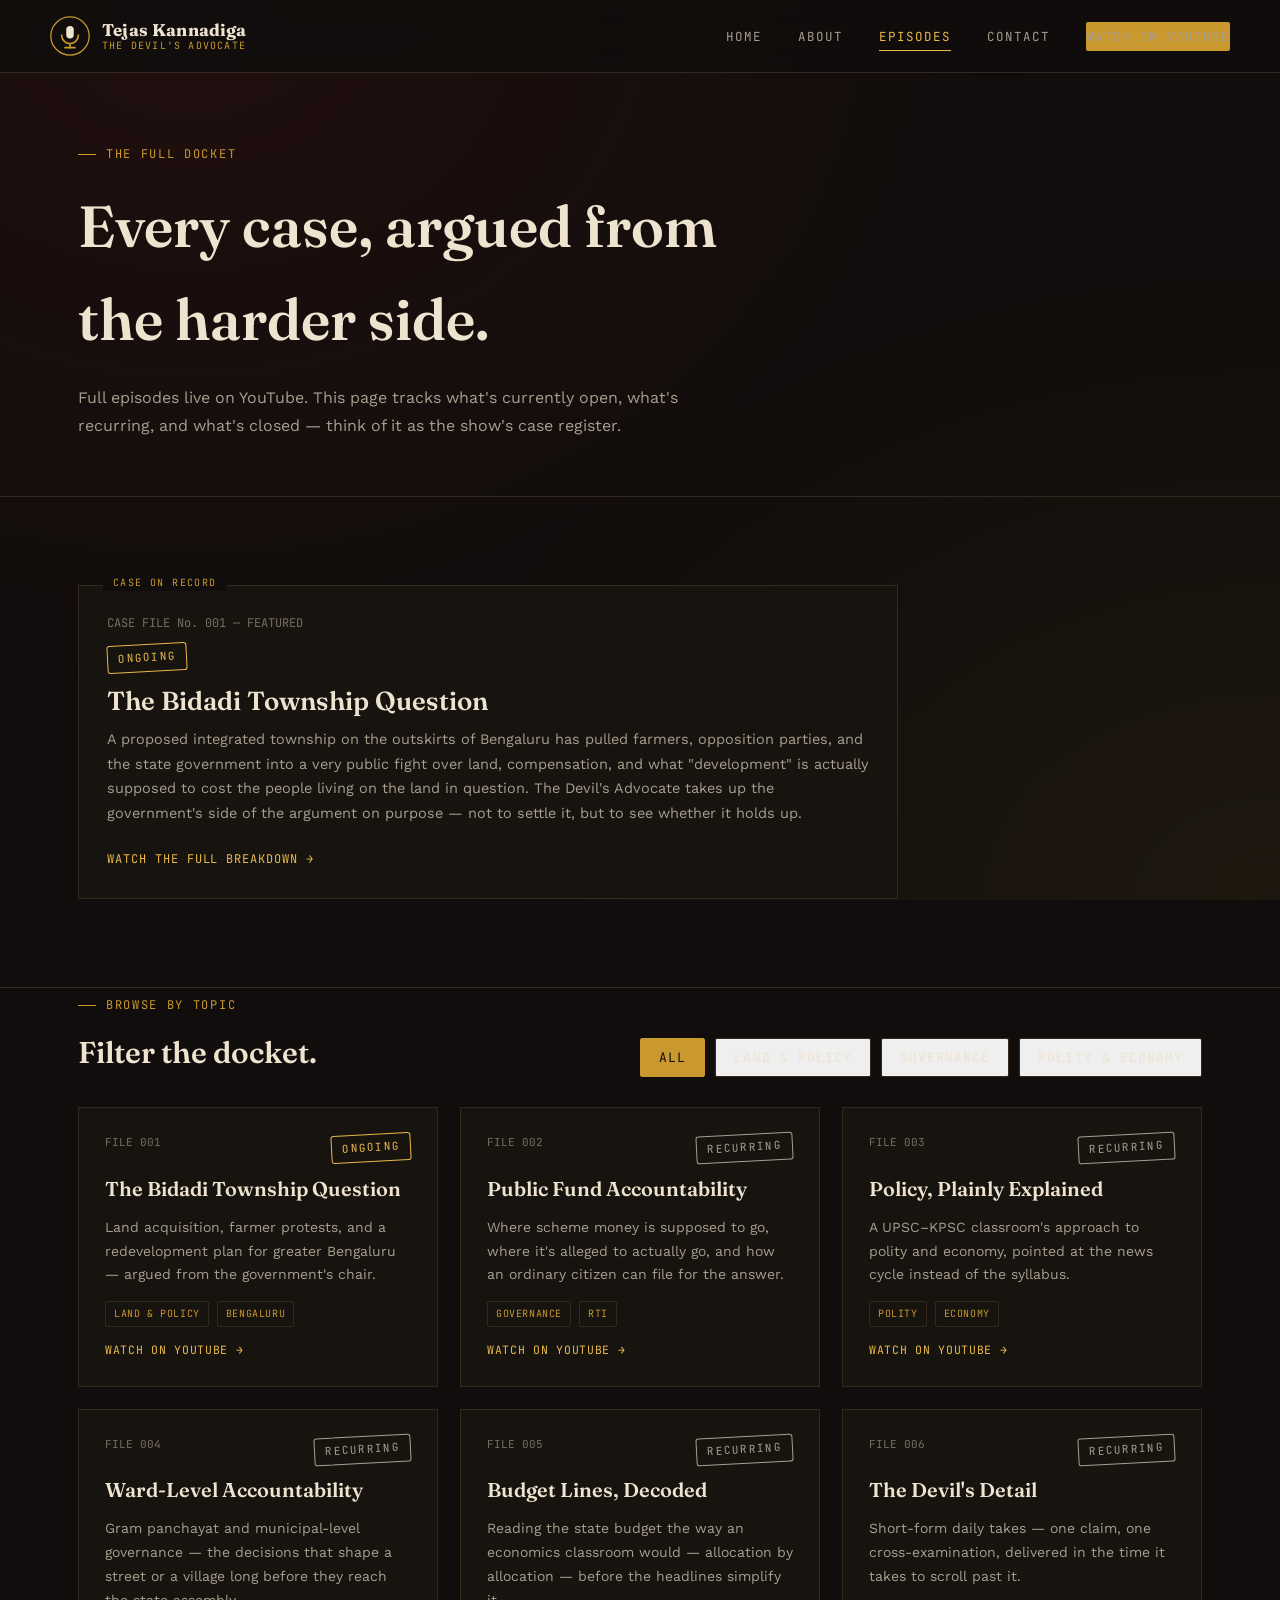
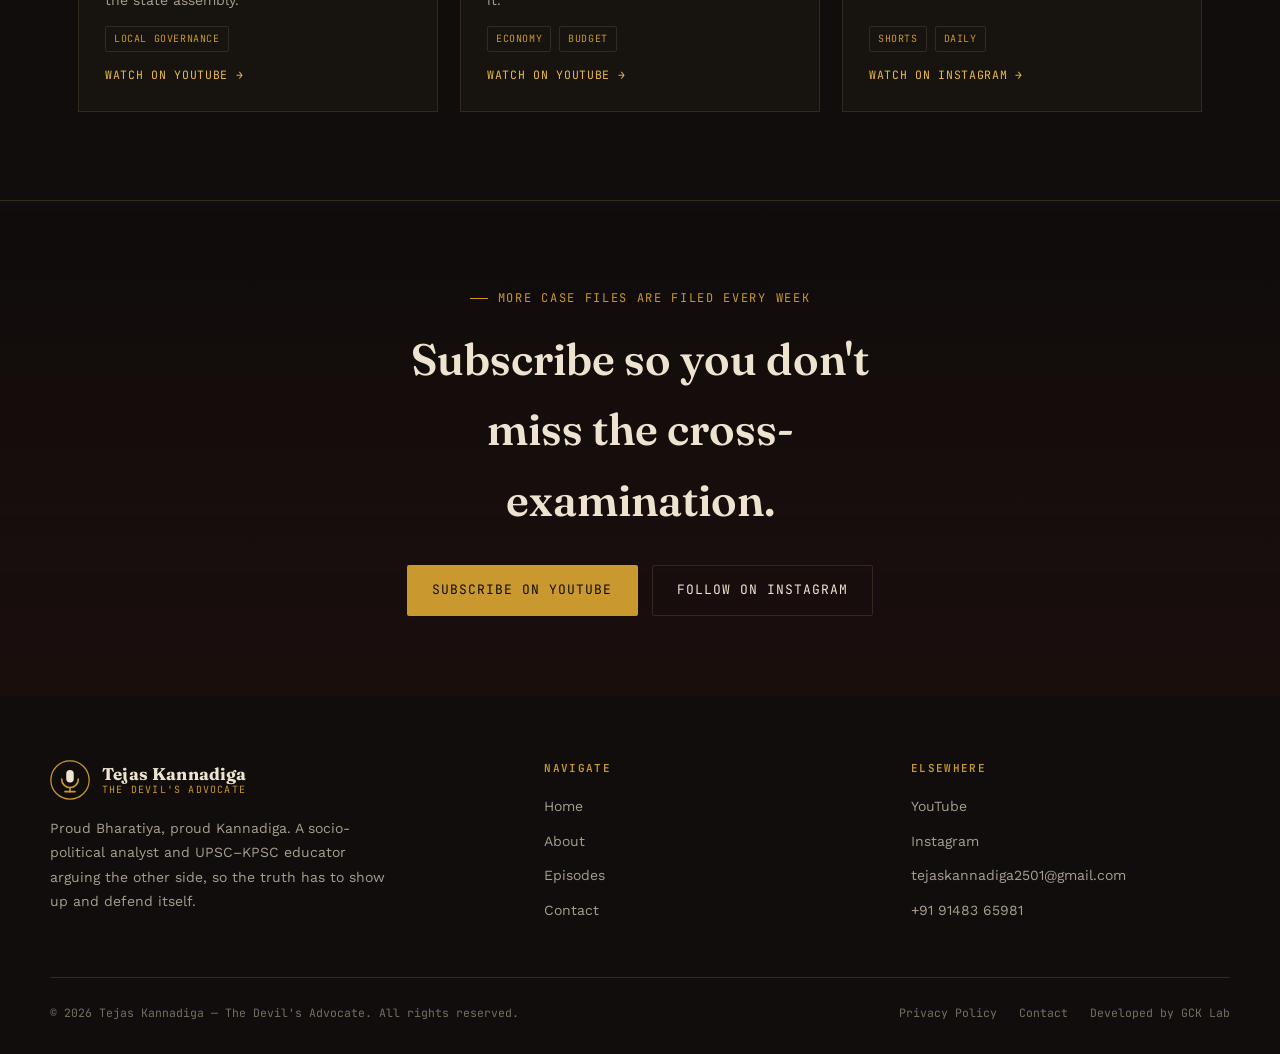
<file: episodes.html>
<!DOCTYPE html>
<html lang="en">
<head>
<meta charset="UTF-8">
<meta name="viewport" content="width=device-width, initial-scale=1.0">
<title>Episodes — The Devil's Advocate</title>
<meta name="description" content="Browse case files from The Devil's Advocate — Tejas Kannadiga's Kannada political-analysis show covering land policy, governance, and public accountability in Karnataka.">
<link rel="icon" href="data:,">
<style>
/* =========================================================
   TEJAS KANNADIGA — THE DEVIL'S ADVOCATE
   Design language: investigative case-file / cross-examination
   ========================================================= */

@import url('https://fonts.googleapis.com/css2?family=Fraunces:opsz,wght@9..144,300;9..144,500;9..144,600;9..144,700;9..144,900&family=Work+Sans:wght@400;500;600;700&family=JetBrains+Mono:wght@400;500;600&family=Noto+Serif+Kannada:wght@400;600;700&display=swap');

:root{
  /* --- color tokens --- */
  --ink:        #100D0C;   /* near-black warm background */
  --ink-2:      #17130F;   /* slightly raised panel */
  --ink-3:      #1F1A15;   /* card surface */
  --line:       #33291F;   /* hairline borders on dark */
  --oxblood:    #7A1E1E;   /* leather-chair maroon accent */
  --oxblood-2:  #9C2B24;
  --gold:       #C9982E;   /* primary gold */
  --gold-hi:    #E8B94A;   /* bright hover gold */
  --parchment:  #EDE3CF;   /* warm off-white */
  --ivory:      #F5F1E8;   /* body text on dark */
  --smoke:      #A79E8E;   /* muted secondary text */
  --smoke-dim:  #776E60;

  /* --- type --- */
  --display: 'Fraunces', 'Noto Serif Kannada', serif;
  --kannada: 'Noto Serif Kannada', serif;
  --body: 'Work Sans', 'Noto Serif Kannada', sans-serif;
  --mono: 'JetBrains Mono', monospace;

  --container: 1180px;
}

*,*::before,*::after{ box-sizing:border-box; }
html{ scroll-behavior:smooth; }
body{
  margin:0;
  background:var(--ink);
  color:var(--ivory);
  font-family:var(--body);
  font-size:16px;
  line-height:1.6;
  -webkit-font-smoothing:antialiased;
}
img{ max-width:100%; display:block; }
a{ color:inherit; text-decoration:none; }
h1,h2,h3,h4{ font-family:var(--display); font-weight:600; margin:0; color:var(--parchment); }
p{ margin:0; }
ul{ margin:0; padding:0; list-style:none; }
button{ font-family:inherit; cursor:pointer; }

:focus-visible{
  outline:2px solid var(--gold-hi);
  outline-offset:3px;
}

@media (prefers-reduced-motion: reduce){
  *{ animation-duration:0.001ms !important; animation-iteration-count:1 !important; transition-duration:0.001ms !important; scroll-behavior:auto !important; }
}

.wrap{
  max-width:var(--container);
  margin:0 auto;
  padding:0 28px;
}

/* texture: faint paper-grain + vignette on dark */
body::before{
  content:"";
  position:fixed; inset:0;
  pointer-events:none;
  z-index:0;
  background-image:
    radial-gradient(ellipse at 15% 0%, rgba(122,30,30,0.16), transparent 55%),
    radial-gradient(ellipse at 100% 100%, rgba(201,152,46,0.08), transparent 50%);
}

/* =========================================================
   EYEBROW / LABELS — file-stamp vocabulary
   ========================================================= */
.eyebrow{
  display:inline-flex;
  align-items:center;
  gap:10px;
  font-family:var(--mono);
  font-size:12px;
  letter-spacing:0.14em;
  text-transform:uppercase;
  color:var(--gold);
}
.eyebrow::before{
  content:"";
  width:18px; height:1px;
  background:var(--gold);
  display:inline-block;
}

.stamp{
  font-family:var(--mono);
  font-size:11px;
  letter-spacing:0.12em;
  text-transform:uppercase;
  border:1px solid currentColor;
  border-radius:3px;
  padding:4px 10px;
  display:inline-block;
  transform:rotate(-3deg);
}
.stamp--ongoing{ color:var(--gold-hi); }
.stamp--resolved{ color:#8BAA7A; }
.stamp--record{ color:var(--smoke); }

/* =========================================================
   HEADER / NAV
   ========================================================= */
.site-header{
  position:sticky; top:0; z-index:50;
  background:rgba(16,13,12,0.86);
  backdrop-filter:blur(10px);
  border-bottom:1px solid var(--line);
}
.nav{
  display:flex;
  align-items:center;
  justify-content:space-between;
  padding:16px 0;
}
.brand{
  display:flex;
  align-items:center;
  gap:12px;
}
.brand-mark{
  width:40px; height:40px;
  flex-shrink:0;
}
.brand-text{
  display:flex;
  flex-direction:column;
  line-height:1.15;
}
.brand-text .name{
  font-family:var(--display);
  font-weight:700;
  font-size:17px;
  color:var(--parchment);
  letter-spacing:0.01em;
}
.brand-text .tag{
  font-family:var(--mono);
  font-size:10px;
  letter-spacing:0.12em;
  color:var(--gold);
  text-transform:uppercase;
}
.nav-links{
  display:flex;
  align-items:center;
  gap:36px;
}
.nav-links a{
  font-family:var(--mono);
  font-size:12.5px;
  letter-spacing:0.08em;
  text-transform:uppercase;
  color:var(--smoke);
  position:relative;
  padding:6px 0;
  transition:color .2s ease;
}
.nav-links a:hover, .nav-links a.active{ color:var(--gold-hi); }
.nav-links a.active::after{
  content:"";
  position:absolute; left:0; right:0; bottom:0;
  height:1px; background:var(--gold-hi);
}
.nav-cta{
  font-family:var(--mono);
  font-size:12px;
  letter-spacing:0.08em;
  text-transform:uppercase;
  color:var(--ink);
  background:var(--gold);
  padding:10px 18px;
  border-radius:2px;
  transition:background .2s ease, transform .2s ease;
  white-space:nowrap;
}
.nav-cta:hover{ background:var(--gold-hi); transform:translateY(-1px); }

.nav-toggle{
  display:none;
  background:none; border:1px solid var(--line);
  width:42px; height:42px;
  border-radius:2px;
  color:var(--parchment);
  align-items:center; justify-content:center;
}
.nav-toggle svg{ width:20px; height:20px; }

@media (max-width: 860px){
  .nav-links{
    position:fixed; top:73px; left:0; right:0;
    background:var(--ink-2);
    border-bottom:1px solid var(--line);
    flex-direction:column;
    align-items:flex-start;
    gap:0;
    padding:8px 28px 20px;
    transform:translateY(-8px);
    opacity:0;
    pointer-events:none;
    transition:opacity .2s ease, transform .2s ease;
  }
  .nav-links.open{ opacity:1; transform:translateY(0); pointer-events:auto; }
  .nav-links a{ width:100%; padding:14px 0; border-bottom:1px solid var(--line); }
  .nav-cta{ margin-top:14px; }
  .nav-toggle{ display:inline-flex; }
}

/* =========================================================
   BUTTONS
   ========================================================= */
.btn{
  display:inline-flex;
  align-items:center;
  gap:10px;
  font-family:var(--mono);
  font-size:13px;
  letter-spacing:0.08em;
  text-transform:uppercase;
  padding:14px 24px;
  border-radius:2px;
  border:1px solid transparent;
  transition:all .2s ease;
}
.btn--primary{
  background:var(--gold);
  color:var(--ink);
}
.btn--primary:hover{ background:var(--gold-hi); transform:translateY(-2px); }
.btn--ghost{
  border-color:var(--line);
  color:var(--parchment);
}
.btn--ghost:hover{ border-color:var(--gold); color:var(--gold-hi); }
.btn--oxblood{
  background:var(--oxblood);
  color:var(--ivory);
}
.btn--oxblood:hover{ background:var(--oxblood-2); transform:translateY(-2px); }

/* =========================================================
   SOUNDWAVE DIVIDER (signature motif, echoes the logo mic)
   ========================================================= */
.soundwave{
  display:flex;
  align-items:center;
  gap:3px;
  height:22px;
}
.soundwave span{
  width:3px;
  background:var(--gold);
  opacity:0.75;
  border-radius:1px;
  animation:wave 1.6s ease-in-out infinite;
}
.soundwave span:nth-child(1){ height:40%; animation-delay:0s; }
.soundwave span:nth-child(2){ height:100%; animation-delay:0.15s; }
.soundwave span:nth-child(3){ height:60%; animation-delay:0.3s; }
.soundwave span:nth-child(4){ height:85%; animation-delay:0.45s; }
.soundwave span:nth-child(5){ height:50%; animation-delay:0.6s; }
.soundwave span:nth-child(6){ height:75%; animation-delay:0.75s; }
.soundwave span:nth-child(7){ height:35%; animation-delay:0.9s; }
@keyframes wave{
  0%,100%{ transform:scaleY(0.4); }
  50%{ transform:scaleY(1); }
}

.rule{
  height:1px;
  background:linear-gradient(90deg, var(--line), transparent);
}
.rule--full{ background:var(--line); }

/* =========================================================
   HERO
   ========================================================= */
.hero{
  position:relative;
  padding:96px 0 72px;
  border-bottom:1px solid var(--line);
  overflow:hidden;
}
.hero-grid{
  display:grid;
  grid-template-columns:1.15fr 0.85fr;
  gap:60px;
  align-items:center;
}
.hero h1{
  font-size:clamp(42px, 6.2vw, 84px);
  line-height:0.98;
  color:var(--parchment);
  margin:18px 0 22px;
}
.hero h1 em{
  font-style:italic;
  color:var(--gold);
}
.hero .kannada-line{
  font-family:var(--kannada);
  font-size:19px;
  line-height:1.9;
  color:var(--smoke);
  max-width:56ch;
  margin-bottom:14px;
}
.hero .en-line{
  color:var(--ivory);
  max-width:52ch;
  font-size:16px;
  margin-bottom:32px;
}
.hero-actions{
  display:flex;
  gap:14px;
  flex-wrap:wrap;
  margin-bottom:36px;
}
.hero-meta{
  display:flex;
  gap:28px;
  flex-wrap:wrap;
}
.hero-meta .m{
  font-family:var(--mono);
  font-size:11.5px;
  color:var(--smoke-dim);
  text-transform:uppercase;
  letter-spacing:0.08em;
}
.hero-meta .m b{
  display:block;
  font-family:var(--display);
  font-size:24px;
  color:var(--gold-hi);
  text-transform:none;
  letter-spacing:0;
  margin-bottom:2px;
}

.hero-panel{
  border:1px solid var(--line);
  background:var(--ink-2);
  padding:28px;
  position:relative;
}
.hero-panel::before{
  content:"CASE ON RECORD";
  position:absolute;
  top:-11px; left:24px;
  background:var(--ink);
  padding:0 10px;
  font-family:var(--mono);
  font-size:10px;
  letter-spacing:0.14em;
  color:var(--gold);
}
.hero-panel .num{
  font-family:var(--mono);
  color:var(--smoke-dim);
  font-size:12px;
  margin-bottom:10px;
}
.hero-panel h3{
  font-size:22px;
  color:var(--parchment);
  margin-bottom:10px;
  line-height:1.25;
}
.hero-panel p{
  color:var(--smoke);
  font-size:14.5px;
  line-height:1.7;
  margin-bottom:18px;
}
.hero-panel a.watch{
  font-family:var(--mono);
  font-size:12px;
  letter-spacing:0.08em;
  color:var(--gold-hi);
  text-transform:uppercase;
  display:inline-flex;
  align-items:center;
  gap:8px;
}
.hero-panel a.watch:hover{ color:var(--parchment); }

/* =========================================================
   SECTION SCAFFOLDING
   ========================================================= */
section{ position:relative; z-index:1; }
.section{
  padding:88px 0;
  border-bottom:1px solid var(--line);
}
.section-head{
  display:flex;
  justify-content:space-between;
  align-items:flex-end;
  gap:40px;
  margin-bottom:52px;
  flex-wrap:wrap;
}
.section-head h2{
  font-size:clamp(30px,3.6vw,46px);
  color:var(--parchment);
  margin-top:14px;
  max-width:16ch;
}
.section-head .lede{
  max-width:38ch;
  color:var(--smoke);
  font-size:15px;
  line-height:1.7;
}

/* =========================================================
   PRINCIPLES (Question / Understand / Speak)
   ========================================================= */
.principles{
  display:grid;
  grid-template-columns:repeat(3,1fr);
  gap:1px;
  background:var(--line);
  border:1px solid var(--line);
}
.principle{
  background:var(--ink);
  padding:36px 30px;
}
.principle .pi-num{
  font-family:var(--mono);
  color:var(--oxblood-2);
  font-size:12px;
  letter-spacing:0.1em;
}
.principle h3{
  font-size:24px;
  margin:16px 0 12px;
  color:var(--gold-hi);
}
.principle p{
  color:var(--smoke);
  font-size:14.5px;
  line-height:1.75;
}

/* =========================================================
   DOCKET / CASE FILE CARDS (episodes)
   ========================================================= */
.docket{
  display:grid;
  grid-template-columns:repeat(3,1fr);
  gap:22px;
}
.file-card{
  border:1px solid var(--line);
  background:var(--ink-2);
  padding:26px;
  display:flex;
  flex-direction:column;
  gap:14px;
  transition:border-color .2s ease, transform .2s ease;
  position:relative;
}
.file-card:hover{ border-color:var(--gold); transform:translateY(-4px); }
.file-card .row-top{
  display:flex;
  justify-content:space-between;
  align-items:flex-start;
}
.file-card .file-num{
  font-family:var(--mono);
  font-size:11px;
  color:var(--smoke-dim);
}
.file-card h3{
  font-size:20px;
  line-height:1.3;
  color:var(--parchment);
}
.file-card p{
  color:var(--smoke);
  font-size:14px;
  line-height:1.7;
}
.file-card .tags{
  display:flex; gap:8px; flex-wrap:wrap;
  margin-top:auto;
}
.file-card .tags span{
  font-family:var(--mono);
  font-size:10px;
  letter-spacing:0.06em;
  text-transform:uppercase;
  color:var(--gold);
  border:1px solid var(--line);
  padding:4px 8px;
  border-radius:2px;
}
.file-card .watch-link{
  font-family:var(--mono);
  font-size:11.5px;
  letter-spacing:0.06em;
  text-transform:uppercase;
  color:var(--gold-hi);
  display:inline-flex;
  align-items:center;
  gap:6px;
}

/* =========================================================
   FOOTER
   ========================================================= */
.site-footer{
  padding:64px 0 32px;
}
.footer-top{
  display:grid;
  grid-template-columns:1.4fr 1fr 1fr;
  gap:48px;
  padding-bottom:44px;
  border-bottom:1px solid var(--line);
}
.footer-brand .brand{ margin-bottom:16px; }
.footer-brand p{
  color:var(--smoke);
  font-size:14px;
  line-height:1.75;
  max-width:38ch;
}
.footer-col h4{
  font-family:var(--mono);
  font-size:11px;
  letter-spacing:0.12em;
  text-transform:uppercase;
  color:var(--gold);
  margin-bottom:18px;
}
.footer-col a, .footer-col span{
  display:block;
  color:var(--smoke);
  font-size:14px;
  margin-bottom:12px;
  transition:color .2s ease;
}
.footer-col a:hover{ color:var(--gold-hi); }
.footer-bottom{
  display:flex;
  justify-content:space-between;
  align-items:center;
  padding-top:26px;
  flex-wrap:wrap;
  gap:14px;
}
.footer-bottom p{
  font-family:var(--mono);
  font-size:11.5px;
  color:var(--smoke-dim);
}
.footer-bottom .legal-links{
  display:flex; gap:22px;
}
.footer-bottom .legal-links a{
  font-family:var(--mono);
  font-size:11.5px;
  color:var(--smoke-dim);
}
.footer-bottom .legal-links a:hover{ color:var(--gold-hi); }

/* =========================================================
   PAGE HEADER (inner pages)
   ========================================================= */
.page-header{
  padding:64px 0 56px;
  border-bottom:1px solid var(--line);
}
.page-header h1{
  font-size:clamp(36px,5vw,58px);
  margin-top:16px;
  max-width:20ch;
}
.page-header .lede{
  color:var(--smoke);
  max-width:60ch;
  margin-top:18px;
  font-size:16px;
  line-height:1.75;
}

/* =========================================================
   GENERIC CONTENT (about / privacy)
   ========================================================= */
.prose{
  max-width:760px;
}
.prose h2{
  font-size:26px;
  color:var(--gold-hi);
  margin:44px 0 16px;
}
.prose h2:first-child{ margin-top:0; }
.prose p{
  color:var(--smoke);
  font-size:15.5px;
  line-height:1.85;
  margin-bottom:18px;
}
.prose ul{ margin:0 0 18px; }
.prose li{
  color:var(--smoke);
  font-size:15.5px;
  line-height:1.85;
  padding-left:22px;
  position:relative;
  margin-bottom:10px;
}
.prose li::before{
  content:"—";
  position:absolute; left:0; color:var(--gold);
}
.prose strong{ color:var(--parchment); }

.two-col{
  display:grid;
  grid-template-columns:0.9fr 1.1fr;
  gap:64px;
}
@media (max-width: 900px){
  .two-col{ grid-template-columns:1fr; gap:36px; }
}

.credential-list{
  display:flex;
  flex-direction:column;
  gap:0;
  border-top:1px solid var(--line);
}
.credential-list li{
  display:flex;
  justify-content:space-between;
  padding:16px 0;
  border-bottom:1px solid var(--line);
  font-size:14px;
}
.credential-list li span:first-child{ color:var(--parchment); }
.credential-list li span:last-child{
  color:var(--smoke-dim);
  font-family:var(--mono);
  font-size:12px;
}

.portrait-frame{
  border:1px solid var(--line);
  background:var(--ink-2);
  aspect-ratio:4/5;
  display:flex;
  align-items:center;
  justify-content:center;
  position:relative;
  overflow:hidden;
}
.portrait-frame::before{
  content:"EXHIBIT A";
  position:absolute; top:16px; left:16px;
  font-family:var(--mono);
  font-size:10px;
  letter-spacing:0.14em;
  color:var(--gold);
  z-index:2;
}
.portrait-frame .mark{
  width:44%;
  opacity:0.85;
}

/* =========================================================
   CONTACT PAGE
   ========================================================= */
.contact-grid{
  display:grid;
  grid-template-columns:0.9fr 1.1fr;
  gap:60px;
}
@media (max-width: 900px){ .contact-grid{ grid-template-columns:1fr; } }

.contact-card{
  border:1px solid var(--line);
  background:var(--ink-2);
  padding:28px;
  margin-bottom:16px;
}
.contact-card .k{
  font-family:var(--mono);
  font-size:11px;
  letter-spacing:0.12em;
  text-transform:uppercase;
  color:var(--gold);
  margin-bottom:10px;
  display:block;
}
.contact-card .v{
  font-family:var(--display);
  font-size:21px;
  color:var(--parchment);
}
.contact-card .v a:hover{ color:var(--gold-hi); }

.form-field{
  margin-bottom:22px;
}
.form-field label{
  display:block;
  font-family:var(--mono);
  font-size:11px;
  letter-spacing:0.1em;
  text-transform:uppercase;
  color:var(--smoke);
  margin-bottom:10px;
}
.form-field input, .form-field select, .form-field textarea{
  width:100%;
  background:var(--ink-2);
  border:1px solid var(--line);
  color:var(--ivory);
  padding:14px 16px;
  font-family:var(--body);
  font-size:14.5px;
  border-radius:2px;
  transition:border-color .2s ease;
}
.form-field input:focus, .form-field select:focus, .form-field textarea:focus{
  outline:none;
  border-color:var(--gold);
}
.form-field textarea{ resize:vertical; min-height:130px; }
.form-note{
  font-size:12.5px;
  color:var(--smoke-dim);
  margin-top:-6px;
  margin-bottom:24px;
}
.form-status{
  font-family:var(--mono);
  font-size:12.5px;
  color:var(--gold-hi);
  margin-top:14px;
  display:none;
}
.form-status.show{ display:block; }

/* =========================================================
   MISC
   ========================================================= */
.reveal{
  opacity:0;
  transform:translateY(18px);
  transition:opacity .6s ease, transform .6s ease;
}
.reveal.in{ opacity:1; transform:translateY(0); }

.cta-band{
  padding:80px 0;
  text-align:center;
  background:
    linear-gradient(180deg, transparent, rgba(122,30,30,0.10));
}
.cta-band h2{
  font-size:clamp(28px,4vw,44px);
  max-width:18ch;
  margin:16px auto 30px;
}
.cta-band-actions{
  display:flex; gap:14px; justify-content:center; flex-wrap:wrap;
}

.badge-row{
  display:flex;
  gap:10px;
  flex-wrap:wrap;
  margin-top:18px;
}
.badge{
  font-family:var(--mono);
  font-size:11px;
  letter-spacing:0.06em;
  text-transform:uppercase;
  color:var(--smoke);
  border:1px solid var(--line);
  padding:6px 12px;
  border-radius:2px;
}

.filter-btn.is-active{
  background:var(--gold);
  color:var(--ink);
  border-color:var(--gold);
}

@media (max-width: 900px){
  .hero-grid{ grid-template-columns:1fr; }
  .principles{ grid-template-columns:1fr; }
  .docket{ grid-template-columns:1fr; }
  .footer-top{ grid-template-columns:1fr; gap:32px; }
}

</style>
</head>
<body>

<header class="site-header">
  <nav class="nav wrap">
    <a href="index.html" class="brand">
      <svg class="brand-mark" viewBox="0 0 48 48" fill="none" xmlns="http://www.w3.org/2000/svg">
        <circle cx="24" cy="24" r="23" fill="#100D0C" stroke="#C9982E" stroke-width="1.5"/>
        <rect x="19.5" y="12" width="9" height="15" rx="4.5" fill="#EDE3CF"/>
        <path d="M14 23a10 10 0 0 0 20 0" stroke="#C9982E" stroke-width="2" stroke-linecap="round"/>
        <line x1="24" y1="33" x2="24" y2="38" stroke="#C9982E" stroke-width="2" stroke-linecap="round"/>
        <line x1="18" y1="38" x2="30" y2="38" stroke="#C9982E" stroke-width="2" stroke-linecap="round"/>
      </svg>
      <span class="brand-text">
        <span class="name">Tejas Kannadiga</span>
        <span class="tag">The Devil's Advocate</span>
      </span>
    </a>
    <ul class="nav-links">
      <li><a href="index.html">Home</a></li>
      <li><a href="about.html">About</a></li>
      <li><a href="episodes.html" class="active">Episodes</a></li>
      <li><a href="contact.html">Contact</a></li>
      <li><a class="nav-cta" href="https://www.youtube.com/@tejaskannadiga25" target="_blank" rel="noopener">Watch on YouTube</a></li>
    </ul>
    <button class="nav-toggle" aria-label="Toggle menu" aria-expanded="false">
      <svg viewBox="0 0 24 24" fill="none" stroke="currentColor" stroke-width="2"><line x1="3" y1="6" x2="21" y2="6"/><line x1="3" y1="12" x2="21" y2="12"/><line x1="3" y1="18" x2="21" y2="18"/></svg>
    </button>
  </nav>
</header>

<main>

  <section class="page-header">
    <div class="wrap">
      <span class="eyebrow">The Full Docket</span>
      <h1>Every case, argued from<br>the harder side.</h1>
      <p class="lede">Full episodes live on YouTube. This page tracks what's currently open, what's recurring, and what's closed — think of it as the show's case register.</p>
    </div>
  </section>

  <!-- FEATURED CASE -->
  <section class="section">
    <div class="wrap">
      <div class="hero-panel reveal" style="max-width:820px;">
        <div class="num">CASE FILE No. 001 — FEATURED</div>
        <span class="stamp stamp--ongoing">Ongoing</span>
        <h3 style="margin-top:14px; font-size:26px;">The Bidadi Township Question</h3>
        <p>A proposed integrated township on the outskirts of Bengaluru has pulled farmers, opposition parties, and the state government into a very public fight over land, compensation, and what "development" is actually supposed to cost the people living on the land in question. The Devil's Advocate takes up the government's side of the argument on purpose — not to settle it, but to see whether it holds up.</p>
        <a class="watch" href="https://www.youtube.com/@tejaskannadiga25" target="_blank" rel="noopener">Watch the full breakdown →</a>
      </div>
    </div>
  </section>

  <!-- FILTER -->
  <section class="section" style="padding-top:0; border-bottom:none;">
    <div class="wrap">
      <div class="section-head" style="margin-bottom:30px;">
        <div>
          <span class="eyebrow">Browse by Topic</span>
          <h2 style="font-size:30px;">Filter the docket.</h2>
        </div>
        <div style="display:flex; gap:10px; flex-wrap:wrap;">
          <button class="btn btn--ghost filter-btn is-active" data-filter="all" style="padding:10px 18px;">All</button>
          <button class="btn btn--ghost filter-btn" data-filter="land" style="padding:10px 18px;">Land &amp; Policy</button>
          <button class="btn btn--ghost filter-btn" data-filter="governance" style="padding:10px 18px;">Governance</button>
          <button class="btn btn--ghost filter-btn" data-filter="economy" style="padding:10px 18px;">Polity &amp; Economy</button>
        </div>
      </div>

      <div class="docket">
        <div class="file-card reveal" data-topic="land">
          <div class="row-top">
            <span class="file-num">FILE 001</span>
            <span class="stamp stamp--ongoing">Ongoing</span>
          </div>
          <h3>The Bidadi Township Question</h3>
          <p>Land acquisition, farmer protests, and a redevelopment plan for greater Bengaluru — argued from the government's chair.</p>
          <div class="tags"><span>Land &amp; Policy</span><span>Bengaluru</span></div>
          <a class="watch-link" href="https://www.youtube.com/@tejaskannadiga25" target="_blank" rel="noopener">Watch on YouTube →</a>
        </div>

        <div class="file-card reveal" data-topic="governance">
          <div class="row-top">
            <span class="file-num">FILE 002</span>
            <span class="stamp stamp--record">Recurring</span>
          </div>
          <h3>Public Fund Accountability</h3>
          <p>Where scheme money is supposed to go, where it's alleged to actually go, and how an ordinary citizen can file for the answer.</p>
          <div class="tags"><span>Governance</span><span>RTI</span></div>
          <a class="watch-link" href="https://www.youtube.com/@tejaskannadiga25" target="_blank" rel="noopener">Watch on YouTube →</a>
        </div>

        <div class="file-card reveal" data-topic="economy">
          <div class="row-top">
            <span class="file-num">FILE 003</span>
            <span class="stamp stamp--record">Recurring</span>
          </div>
          <h3>Policy, Plainly Explained</h3>
          <p>A UPSC–KPSC classroom's approach to polity and economy, pointed at the news cycle instead of the syllabus.</p>
          <div class="tags"><span>Polity</span><span>Economy</span></div>
          <a class="watch-link" href="https://www.youtube.com/@tejaskannadiga25" target="_blank" rel="noopener">Watch on YouTube →</a>
        </div>

        <div class="file-card reveal" data-topic="governance land">
          <div class="row-top">
            <span class="file-num">FILE 004</span>
            <span class="stamp stamp--record">Recurring</span>
          </div>
          <h3>Ward-Level Accountability</h3>
          <p>Gram panchayat and municipal-level governance — the decisions that shape a street or a village long before they reach the state assembly.</p>
          <div class="tags"><span>Local Governance</span></div>
          <a class="watch-link" href="https://www.youtube.com/@tejaskannadiga25" target="_blank" rel="noopener">Watch on YouTube →</a>
        </div>

        <div class="file-card reveal" data-topic="economy governance">
          <div class="row-top">
            <span class="file-num">FILE 005</span>
            <span class="stamp stamp--record">Recurring</span>
          </div>
          <h3>Budget Lines, Decoded</h3>
          <p>Reading the state budget the way an economics classroom would — allocation by allocation — before the headlines simplify it.</p>
          <div class="tags"><span>Economy</span><span>Budget</span></div>
          <a class="watch-link" href="https://www.youtube.com/@tejaskannadiga25" target="_blank" rel="noopener">Watch on YouTube →</a>
        </div>

        <div class="file-card reveal" data-topic="land governance">
          <div class="row-top">
            <span class="file-num">FILE 006</span>
            <span class="stamp stamp--record">Recurring</span>
          </div>
          <h3>The Devil's Detail</h3>
          <p>Short-form daily takes — one claim, one cross-examination, delivered in the time it takes to scroll past it.</p>
          <div class="tags"><span>Shorts</span><span>Daily</span></div>
          <a class="watch-link" href="https://www.instagram.com/tejas_kannadiga_25" target="_blank" rel="noopener">Watch on Instagram →</a>
        </div>
      </div>
    </div>
  </section>

  <section class="cta-band" style="border-top:1px solid var(--line);">
    <div class="wrap">
      <span class="eyebrow" style="justify-content:center;">More case files are filed every week</span>
      <h2>Subscribe so you don't miss the cross-examination.</h2>
      <div class="cta-band-actions">
        <a class="btn btn--primary" href="https://www.youtube.com/@tejaskannadiga25" target="_blank" rel="noopener">Subscribe on YouTube</a>
        <a class="btn btn--ghost" href="https://www.instagram.com/tejas_kannadiga_25" target="_blank" rel="noopener">Follow on Instagram</a>
      </div>
    </div>
  </section>

</main>

<footer class="site-footer wrap">
  <div class="footer-top">
    <div class="footer-brand">
      <a href="index.html" class="brand">
        <svg class="brand-mark" viewBox="0 0 48 48" fill="none" xmlns="http://www.w3.org/2000/svg">
          <circle cx="24" cy="24" r="23" fill="#100D0C" stroke="#C9982E" stroke-width="1.5"/>
          <rect x="19.5" y="12" width="9" height="15" rx="4.5" fill="#EDE3CF"/>
          <path d="M14 23a10 10 0 0 0 20 0" stroke="#C9982E" stroke-width="2" stroke-linecap="round"/>
          <line x1="24" y1="33" x2="24" y2="38" stroke="#C9982E" stroke-width="2" stroke-linecap="round"/>
          <line x1="18" y1="38" x2="30" y2="38" stroke="#C9982E" stroke-width="2" stroke-linecap="round"/>
        </svg>
        <span class="brand-text">
          <span class="name">Tejas Kannadiga</span>
          <span class="tag">The Devil's Advocate</span>
        </span>
      </a>
      <p>Proud Bharatiya, proud Kannadiga. A socio-political analyst and UPSC–KPSC educator arguing the other side, so the truth has to show up and defend itself.</p>
    </div>
    <div class="footer-col">
      <h4>Navigate</h4>
      <a href="index.html">Home</a>
      <a href="about.html">About</a>
      <a href="episodes.html">Episodes</a>
      <a href="contact.html">Contact</a>
    </div>
    <div class="footer-col">
      <h4>Elsewhere</h4>
      <a href="https://www.youtube.com/@tejaskannadiga25" target="_blank" rel="noopener">YouTube</a>
      <a href="https://www.instagram.com/tejas_kannadiga_25" target="_blank" rel="noopener">Instagram</a>
      <span>tejaskannadiga2501@gmail.com</span>
      <span>+91 91483 65981</span>
    </div>
  </div>
  <div class="footer-bottom">
    <p>© 2026 Tejas Kannadiga — The Devil's Advocate. All rights reserved.</p>
    <div class="legal-links">
      <a href="privacy.html">Privacy Policy</a>
      <a href="contact.html">Contact</a>
      <a href="https://gcklab.com/" target="_blank" rel="noopener">Developed by GCK Lab</a>
    </div>
  </div>
</footer>

<script>
// TEJAS KANNADIGA — THE DEVIL'S ADVOCATE
// Shared site behaviour

document.addEventListener('DOMContentLoaded', () => {

  /* Mobile nav toggle */
  const toggle = document.querySelector('.nav-toggle');
  const links = document.querySelector('.nav-links');
  if (toggle && links) {
    toggle.addEventListener('click', () => {
      const open = links.classList.toggle('open');
      toggle.setAttribute('aria-expanded', open ? 'true' : 'false');
    });
    links.querySelectorAll('a').forEach(a => {
      a.addEventListener('click', () => links.classList.remove('open'));
    });
  }

  /* Scroll reveal */
  const revealEls = document.querySelectorAll('.reveal');
  if ('IntersectionObserver' in window && revealEls.length) {
    const io = new IntersectionObserver((entries) => {
      entries.forEach(entry => {
        if (entry.isIntersecting) {
          entry.target.classList.add('in');
          io.unobserve(entry.target);
        }
      });
    }, { threshold: 0.15 });
    revealEls.forEach(el => io.observe(el));
  } else {
    revealEls.forEach(el => el.classList.add('in'));
  }

  /* Episode / docket topic filter (episodes.html) */
  const filterBtns = document.querySelectorAll('.filter-btn');
  const fileCards = document.querySelectorAll('[data-topic]');
  if (filterBtns.length && fileCards.length) {
    filterBtns.forEach(btn => {
      btn.addEventListener('click', () => {
        filterBtns.forEach(b => b.classList.remove('is-active'));
        btn.classList.add('is-active');
        const topic = btn.getAttribute('data-filter');
        fileCards.forEach(card => {
          const match = topic === 'all' || card.getAttribute('data-topic').includes(topic);
          card.style.display = match ? '' : 'none';
        });
      });
    });
  }

  /* Contact form — mailto fallback (static hosting, no backend) */
  const form = document.querySelector('#contact-form');
  if (form) {
    form.addEventListener('submit', (e) => {
      e.preventDefault();
      const name = form.querySelector('#name').value.trim();
      const email = form.querySelector('#email').value.trim();
      const reason = form.querySelector('#reason').value;
      const message = form.querySelector('#message').value.trim();

      const subject = encodeURIComponent(`[Website] ${reason || 'General inquiry'} — ${name}`);
      const body = encodeURIComponent(`${message}\n\n— ${name} (${email})`);
      window.location.href = `mailto:tejaskannadiga2501@gmail.com?subject=${subject}&body=${body}`;

      const status = document.querySelector('#form-status');
      if (status) {
        status.textContent = 'Opening your email app to send this message…';
        status.classList.add('show');
      }
    });
  }

});

</script>
</body>
</html>
</file>
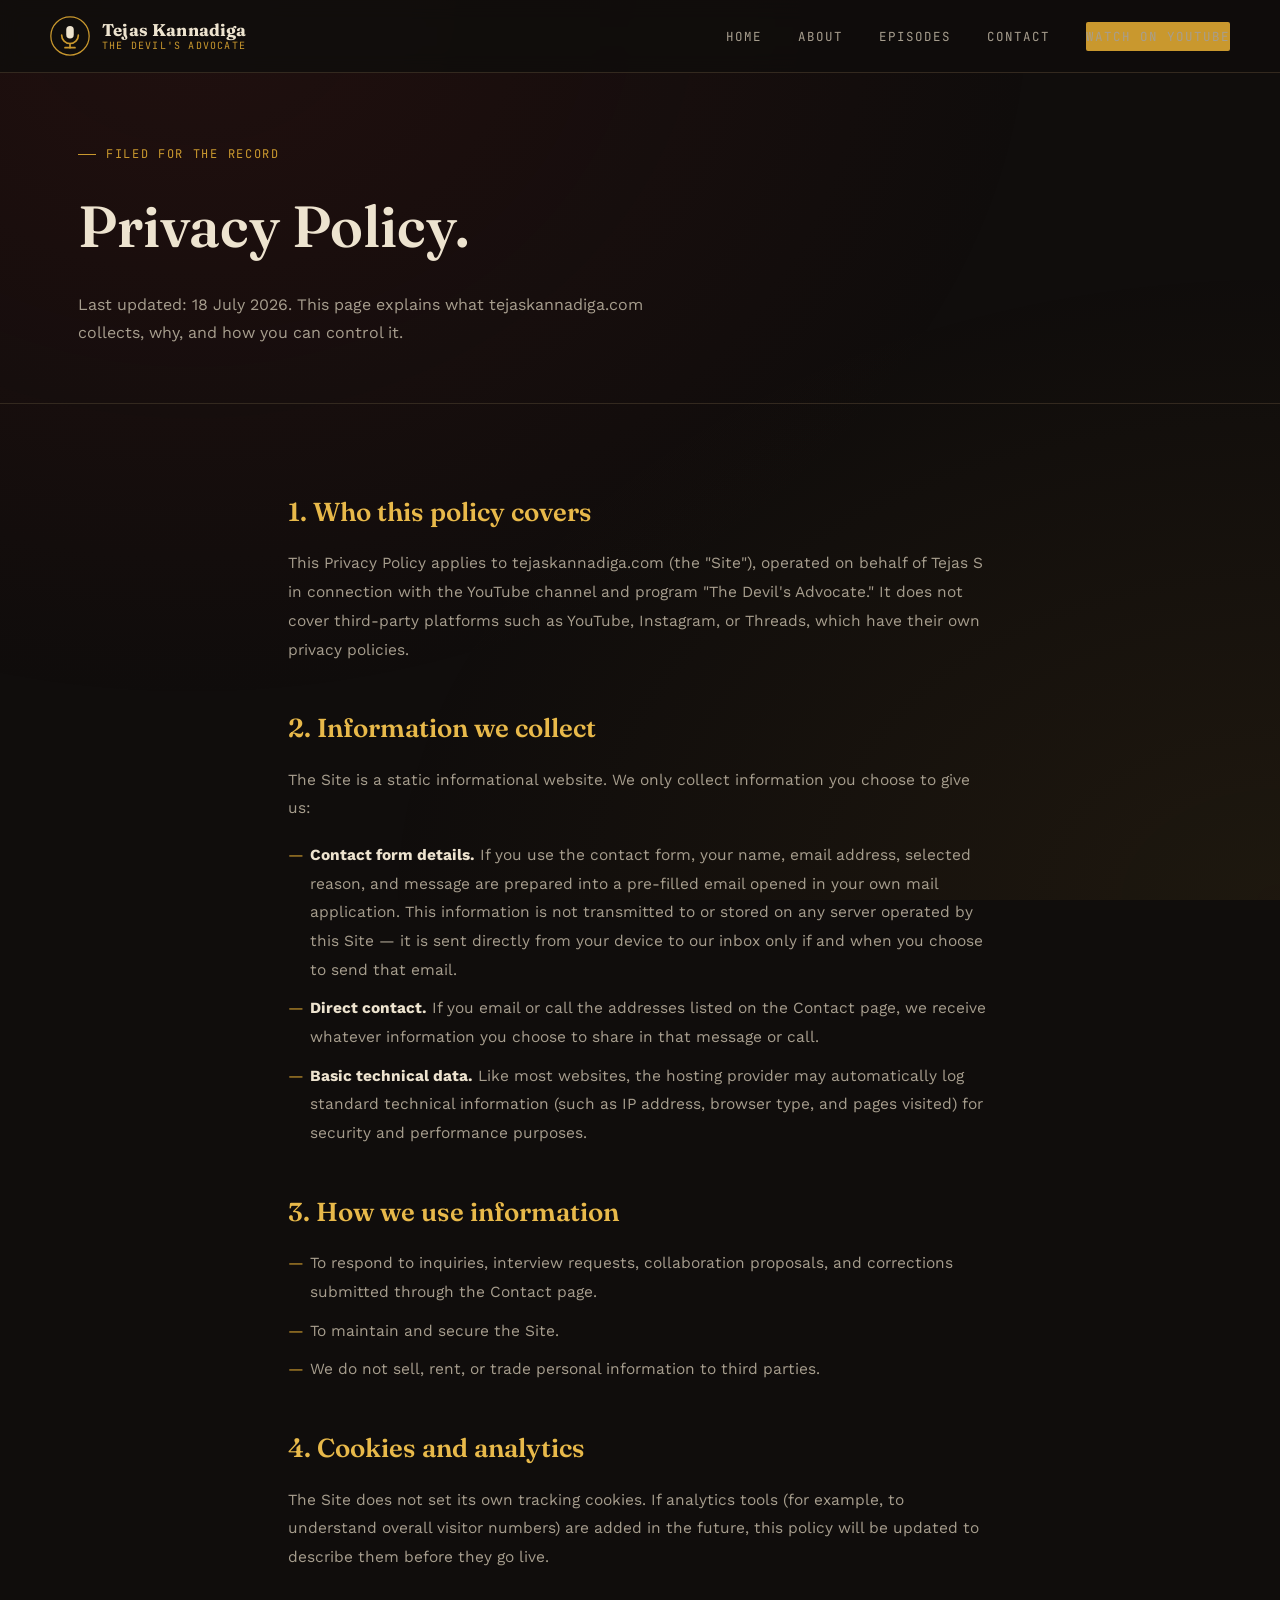
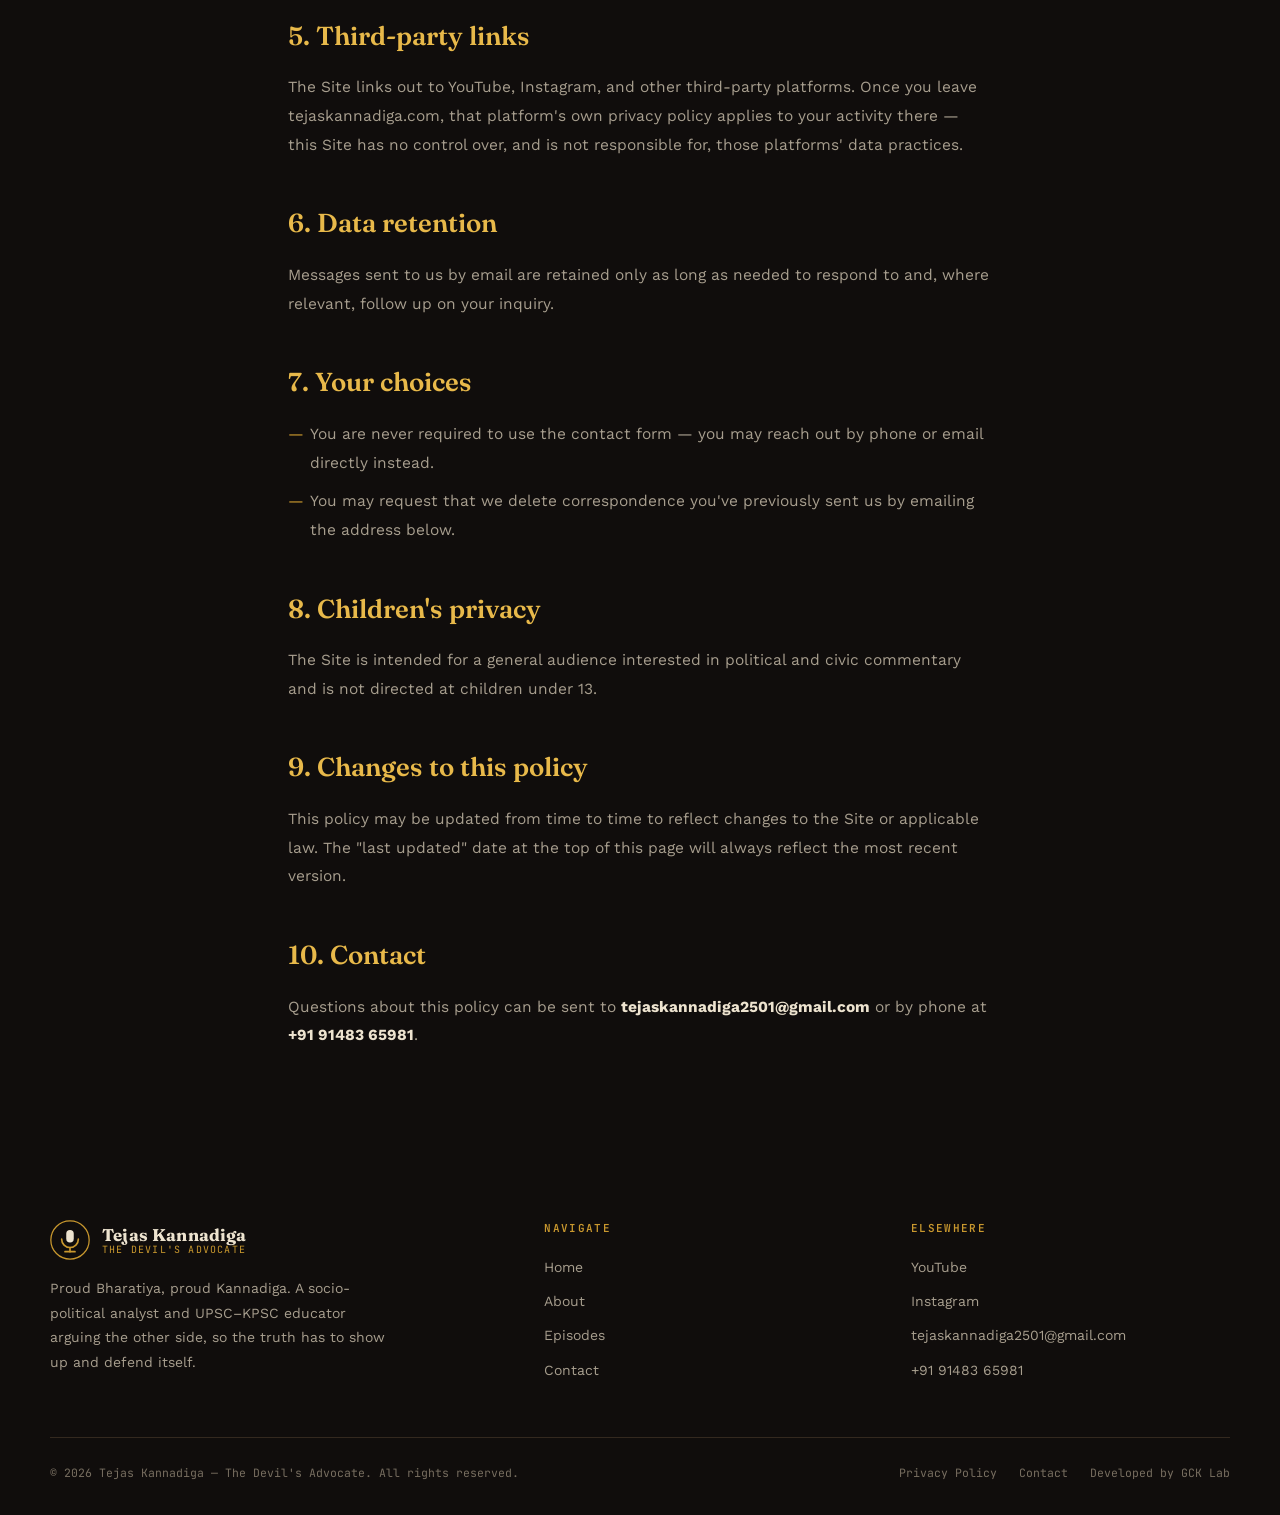
<file: privacy.html>
<!DOCTYPE html>
<html lang="en">
<head>
<meta charset="UTF-8">
<meta name="viewport" content="width=device-width, initial-scale=1.0">
<title>Privacy Policy — The Devil's Advocate</title>
<meta name="description" content="Privacy Policy for tejaskannadiga.com, the official website of Tejas Kannadiga and The Devil's Advocate.">
<link rel="icon" href="data:,">
<style>
/* =========================================================
   TEJAS KANNADIGA — THE DEVIL'S ADVOCATE
   Design language: investigative case-file / cross-examination
   ========================================================= */

@import url('https://fonts.googleapis.com/css2?family=Fraunces:opsz,wght@9..144,300;9..144,500;9..144,600;9..144,700;9..144,900&family=Work+Sans:wght@400;500;600;700&family=JetBrains+Mono:wght@400;500;600&family=Noto+Serif+Kannada:wght@400;600;700&display=swap');

:root{
  /* --- color tokens --- */
  --ink:        #100D0C;   /* near-black warm background */
  --ink-2:      #17130F;   /* slightly raised panel */
  --ink-3:      #1F1A15;   /* card surface */
  --line:       #33291F;   /* hairline borders on dark */
  --oxblood:    #7A1E1E;   /* leather-chair maroon accent */
  --oxblood-2:  #9C2B24;
  --gold:       #C9982E;   /* primary gold */
  --gold-hi:    #E8B94A;   /* bright hover gold */
  --parchment:  #EDE3CF;   /* warm off-white */
  --ivory:      #F5F1E8;   /* body text on dark */
  --smoke:      #A79E8E;   /* muted secondary text */
  --smoke-dim:  #776E60;

  /* --- type --- */
  --display: 'Fraunces', 'Noto Serif Kannada', serif;
  --kannada: 'Noto Serif Kannada', serif;
  --body: 'Work Sans', 'Noto Serif Kannada', sans-serif;
  --mono: 'JetBrains Mono', monospace;

  --container: 1180px;
}

*,*::before,*::after{ box-sizing:border-box; }
html{ scroll-behavior:smooth; }
body{
  margin:0;
  background:var(--ink);
  color:var(--ivory);
  font-family:var(--body);
  font-size:16px;
  line-height:1.6;
  -webkit-font-smoothing:antialiased;
}
img{ max-width:100%; display:block; }
a{ color:inherit; text-decoration:none; }
h1,h2,h3,h4{ font-family:var(--display); font-weight:600; margin:0; color:var(--parchment); }
p{ margin:0; }
ul{ margin:0; padding:0; list-style:none; }
button{ font-family:inherit; cursor:pointer; }

:focus-visible{
  outline:2px solid var(--gold-hi);
  outline-offset:3px;
}

@media (prefers-reduced-motion: reduce){
  *{ animation-duration:0.001ms !important; animation-iteration-count:1 !important; transition-duration:0.001ms !important; scroll-behavior:auto !important; }
}

.wrap{
  max-width:var(--container);
  margin:0 auto;
  padding:0 28px;
}

/* texture: faint paper-grain + vignette on dark */
body::before{
  content:"";
  position:fixed; inset:0;
  pointer-events:none;
  z-index:0;
  background-image:
    radial-gradient(ellipse at 15% 0%, rgba(122,30,30,0.16), transparent 55%),
    radial-gradient(ellipse at 100% 100%, rgba(201,152,46,0.08), transparent 50%);
}

/* =========================================================
   EYEBROW / LABELS — file-stamp vocabulary
   ========================================================= */
.eyebrow{
  display:inline-flex;
  align-items:center;
  gap:10px;
  font-family:var(--mono);
  font-size:12px;
  letter-spacing:0.14em;
  text-transform:uppercase;
  color:var(--gold);
}
.eyebrow::before{
  content:"";
  width:18px; height:1px;
  background:var(--gold);
  display:inline-block;
}

.stamp{
  font-family:var(--mono);
  font-size:11px;
  letter-spacing:0.12em;
  text-transform:uppercase;
  border:1px solid currentColor;
  border-radius:3px;
  padding:4px 10px;
  display:inline-block;
  transform:rotate(-3deg);
}
.stamp--ongoing{ color:var(--gold-hi); }
.stamp--resolved{ color:#8BAA7A; }
.stamp--record{ color:var(--smoke); }

/* =========================================================
   HEADER / NAV
   ========================================================= */
.site-header{
  position:sticky; top:0; z-index:50;
  background:rgba(16,13,12,0.86);
  backdrop-filter:blur(10px);
  border-bottom:1px solid var(--line);
}
.nav{
  display:flex;
  align-items:center;
  justify-content:space-between;
  padding:16px 0;
}
.brand{
  display:flex;
  align-items:center;
  gap:12px;
}
.brand-mark{
  width:40px; height:40px;
  flex-shrink:0;
}
.brand-text{
  display:flex;
  flex-direction:column;
  line-height:1.15;
}
.brand-text .name{
  font-family:var(--display);
  font-weight:700;
  font-size:17px;
  color:var(--parchment);
  letter-spacing:0.01em;
}
.brand-text .tag{
  font-family:var(--mono);
  font-size:10px;
  letter-spacing:0.12em;
  color:var(--gold);
  text-transform:uppercase;
}
.nav-links{
  display:flex;
  align-items:center;
  gap:36px;
}
.nav-links a{
  font-family:var(--mono);
  font-size:12.5px;
  letter-spacing:0.08em;
  text-transform:uppercase;
  color:var(--smoke);
  position:relative;
  padding:6px 0;
  transition:color .2s ease;
}
.nav-links a:hover, .nav-links a.active{ color:var(--gold-hi); }
.nav-links a.active::after{
  content:"";
  position:absolute; left:0; right:0; bottom:0;
  height:1px; background:var(--gold-hi);
}
.nav-cta{
  font-family:var(--mono);
  font-size:12px;
  letter-spacing:0.08em;
  text-transform:uppercase;
  color:var(--ink);
  background:var(--gold);
  padding:10px 18px;
  border-radius:2px;
  transition:background .2s ease, transform .2s ease;
  white-space:nowrap;
}
.nav-cta:hover{ background:var(--gold-hi); transform:translateY(-1px); }

.nav-toggle{
  display:none;
  background:none; border:1px solid var(--line);
  width:42px; height:42px;
  border-radius:2px;
  color:var(--parchment);
  align-items:center; justify-content:center;
}
.nav-toggle svg{ width:20px; height:20px; }

@media (max-width: 860px){
  .nav-links{
    position:fixed; top:73px; left:0; right:0;
    background:var(--ink-2);
    border-bottom:1px solid var(--line);
    flex-direction:column;
    align-items:flex-start;
    gap:0;
    padding:8px 28px 20px;
    transform:translateY(-8px);
    opacity:0;
    pointer-events:none;
    transition:opacity .2s ease, transform .2s ease;
  }
  .nav-links.open{ opacity:1; transform:translateY(0); pointer-events:auto; }
  .nav-links a{ width:100%; padding:14px 0; border-bottom:1px solid var(--line); }
  .nav-cta{ margin-top:14px; }
  .nav-toggle{ display:inline-flex; }
}

/* =========================================================
   BUTTONS
   ========================================================= */
.btn{
  display:inline-flex;
  align-items:center;
  gap:10px;
  font-family:var(--mono);
  font-size:13px;
  letter-spacing:0.08em;
  text-transform:uppercase;
  padding:14px 24px;
  border-radius:2px;
  border:1px solid transparent;
  transition:all .2s ease;
}
.btn--primary{
  background:var(--gold);
  color:var(--ink);
}
.btn--primary:hover{ background:var(--gold-hi); transform:translateY(-2px); }
.btn--ghost{
  border-color:var(--line);
  color:var(--parchment);
}
.btn--ghost:hover{ border-color:var(--gold); color:var(--gold-hi); }
.btn--oxblood{
  background:var(--oxblood);
  color:var(--ivory);
}
.btn--oxblood:hover{ background:var(--oxblood-2); transform:translateY(-2px); }

/* =========================================================
   SOUNDWAVE DIVIDER (signature motif, echoes the logo mic)
   ========================================================= */
.soundwave{
  display:flex;
  align-items:center;
  gap:3px;
  height:22px;
}
.soundwave span{
  width:3px;
  background:var(--gold);
  opacity:0.75;
  border-radius:1px;
  animation:wave 1.6s ease-in-out infinite;
}
.soundwave span:nth-child(1){ height:40%; animation-delay:0s; }
.soundwave span:nth-child(2){ height:100%; animation-delay:0.15s; }
.soundwave span:nth-child(3){ height:60%; animation-delay:0.3s; }
.soundwave span:nth-child(4){ height:85%; animation-delay:0.45s; }
.soundwave span:nth-child(5){ height:50%; animation-delay:0.6s; }
.soundwave span:nth-child(6){ height:75%; animation-delay:0.75s; }
.soundwave span:nth-child(7){ height:35%; animation-delay:0.9s; }
@keyframes wave{
  0%,100%{ transform:scaleY(0.4); }
  50%{ transform:scaleY(1); }
}

.rule{
  height:1px;
  background:linear-gradient(90deg, var(--line), transparent);
}
.rule--full{ background:var(--line); }

/* =========================================================
   HERO
   ========================================================= */
.hero{
  position:relative;
  padding:96px 0 72px;
  border-bottom:1px solid var(--line);
  overflow:hidden;
}
.hero-grid{
  display:grid;
  grid-template-columns:1.15fr 0.85fr;
  gap:60px;
  align-items:center;
}
.hero h1{
  font-size:clamp(42px, 6.2vw, 84px);
  line-height:0.98;
  color:var(--parchment);
  margin:18px 0 22px;
}
.hero h1 em{
  font-style:italic;
  color:var(--gold);
}
.hero .kannada-line{
  font-family:var(--kannada);
  font-size:19px;
  line-height:1.9;
  color:var(--smoke);
  max-width:56ch;
  margin-bottom:14px;
}
.hero .en-line{
  color:var(--ivory);
  max-width:52ch;
  font-size:16px;
  margin-bottom:32px;
}
.hero-actions{
  display:flex;
  gap:14px;
  flex-wrap:wrap;
  margin-bottom:36px;
}
.hero-meta{
  display:flex;
  gap:28px;
  flex-wrap:wrap;
}
.hero-meta .m{
  font-family:var(--mono);
  font-size:11.5px;
  color:var(--smoke-dim);
  text-transform:uppercase;
  letter-spacing:0.08em;
}
.hero-meta .m b{
  display:block;
  font-family:var(--display);
  font-size:24px;
  color:var(--gold-hi);
  text-transform:none;
  letter-spacing:0;
  margin-bottom:2px;
}

.hero-panel{
  border:1px solid var(--line);
  background:var(--ink-2);
  padding:28px;
  position:relative;
}
.hero-panel::before{
  content:"CASE ON RECORD";
  position:absolute;
  top:-11px; left:24px;
  background:var(--ink);
  padding:0 10px;
  font-family:var(--mono);
  font-size:10px;
  letter-spacing:0.14em;
  color:var(--gold);
}
.hero-panel .num{
  font-family:var(--mono);
  color:var(--smoke-dim);
  font-size:12px;
  margin-bottom:10px;
}
.hero-panel h3{
  font-size:22px;
  color:var(--parchment);
  margin-bottom:10px;
  line-height:1.25;
}
.hero-panel p{
  color:var(--smoke);
  font-size:14.5px;
  line-height:1.7;
  margin-bottom:18px;
}
.hero-panel a.watch{
  font-family:var(--mono);
  font-size:12px;
  letter-spacing:0.08em;
  color:var(--gold-hi);
  text-transform:uppercase;
  display:inline-flex;
  align-items:center;
  gap:8px;
}
.hero-panel a.watch:hover{ color:var(--parchment); }

/* =========================================================
   SECTION SCAFFOLDING
   ========================================================= */
section{ position:relative; z-index:1; }
.section{
  padding:88px 0;
  border-bottom:1px solid var(--line);
}
.section-head{
  display:flex;
  justify-content:space-between;
  align-items:flex-end;
  gap:40px;
  margin-bottom:52px;
  flex-wrap:wrap;
}
.section-head h2{
  font-size:clamp(30px,3.6vw,46px);
  color:var(--parchment);
  margin-top:14px;
  max-width:16ch;
}
.section-head .lede{
  max-width:38ch;
  color:var(--smoke);
  font-size:15px;
  line-height:1.7;
}

/* =========================================================
   PRINCIPLES (Question / Understand / Speak)
   ========================================================= */
.principles{
  display:grid;
  grid-template-columns:repeat(3,1fr);
  gap:1px;
  background:var(--line);
  border:1px solid var(--line);
}
.principle{
  background:var(--ink);
  padding:36px 30px;
}
.principle .pi-num{
  font-family:var(--mono);
  color:var(--oxblood-2);
  font-size:12px;
  letter-spacing:0.1em;
}
.principle h3{
  font-size:24px;
  margin:16px 0 12px;
  color:var(--gold-hi);
}
.principle p{
  color:var(--smoke);
  font-size:14.5px;
  line-height:1.75;
}

/* =========================================================
   DOCKET / CASE FILE CARDS (episodes)
   ========================================================= */
.docket{
  display:grid;
  grid-template-columns:repeat(3,1fr);
  gap:22px;
}
.file-card{
  border:1px solid var(--line);
  background:var(--ink-2);
  padding:26px;
  display:flex;
  flex-direction:column;
  gap:14px;
  transition:border-color .2s ease, transform .2s ease;
  position:relative;
}
.file-card:hover{ border-color:var(--gold); transform:translateY(-4px); }
.file-card .row-top{
  display:flex;
  justify-content:space-between;
  align-items:flex-start;
}
.file-card .file-num{
  font-family:var(--mono);
  font-size:11px;
  color:var(--smoke-dim);
}
.file-card h3{
  font-size:20px;
  line-height:1.3;
  color:var(--parchment);
}
.file-card p{
  color:var(--smoke);
  font-size:14px;
  line-height:1.7;
}
.file-card .tags{
  display:flex; gap:8px; flex-wrap:wrap;
  margin-top:auto;
}
.file-card .tags span{
  font-family:var(--mono);
  font-size:10px;
  letter-spacing:0.06em;
  text-transform:uppercase;
  color:var(--gold);
  border:1px solid var(--line);
  padding:4px 8px;
  border-radius:2px;
}
.file-card .watch-link{
  font-family:var(--mono);
  font-size:11.5px;
  letter-spacing:0.06em;
  text-transform:uppercase;
  color:var(--gold-hi);
  display:inline-flex;
  align-items:center;
  gap:6px;
}

/* =========================================================
   FOOTER
   ========================================================= */
.site-footer{
  padding:64px 0 32px;
}
.footer-top{
  display:grid;
  grid-template-columns:1.4fr 1fr 1fr;
  gap:48px;
  padding-bottom:44px;
  border-bottom:1px solid var(--line);
}
.footer-brand .brand{ margin-bottom:16px; }
.footer-brand p{
  color:var(--smoke);
  font-size:14px;
  line-height:1.75;
  max-width:38ch;
}
.footer-col h4{
  font-family:var(--mono);
  font-size:11px;
  letter-spacing:0.12em;
  text-transform:uppercase;
  color:var(--gold);
  margin-bottom:18px;
}
.footer-col a, .footer-col span{
  display:block;
  color:var(--smoke);
  font-size:14px;
  margin-bottom:12px;
  transition:color .2s ease;
}
.footer-col a:hover{ color:var(--gold-hi); }
.footer-bottom{
  display:flex;
  justify-content:space-between;
  align-items:center;
  padding-top:26px;
  flex-wrap:wrap;
  gap:14px;
}
.footer-bottom p{
  font-family:var(--mono);
  font-size:11.5px;
  color:var(--smoke-dim);
}
.footer-bottom .legal-links{
  display:flex; gap:22px;
}
.footer-bottom .legal-links a{
  font-family:var(--mono);
  font-size:11.5px;
  color:var(--smoke-dim);
}
.footer-bottom .legal-links a:hover{ color:var(--gold-hi); }

/* =========================================================
   PAGE HEADER (inner pages)
   ========================================================= */
.page-header{
  padding:64px 0 56px;
  border-bottom:1px solid var(--line);
}
.page-header h1{
  font-size:clamp(36px,5vw,58px);
  margin-top:16px;
  max-width:20ch;
}
.page-header .lede{
  color:var(--smoke);
  max-width:60ch;
  margin-top:18px;
  font-size:16px;
  line-height:1.75;
}

/* =========================================================
   GENERIC CONTENT (about / privacy)
   ========================================================= */
.prose{
  max-width:760px;
}
.prose h2{
  font-size:26px;
  color:var(--gold-hi);
  margin:44px 0 16px;
}
.prose h2:first-child{ margin-top:0; }
.prose p{
  color:var(--smoke);
  font-size:15.5px;
  line-height:1.85;
  margin-bottom:18px;
}
.prose ul{ margin:0 0 18px; }
.prose li{
  color:var(--smoke);
  font-size:15.5px;
  line-height:1.85;
  padding-left:22px;
  position:relative;
  margin-bottom:10px;
}
.prose li::before{
  content:"—";
  position:absolute; left:0; color:var(--gold);
}
.prose strong{ color:var(--parchment); }

.two-col{
  display:grid;
  grid-template-columns:0.9fr 1.1fr;
  gap:64px;
}
@media (max-width: 900px){
  .two-col{ grid-template-columns:1fr; gap:36px; }
}

.credential-list{
  display:flex;
  flex-direction:column;
  gap:0;
  border-top:1px solid var(--line);
}
.credential-list li{
  display:flex;
  justify-content:space-between;
  padding:16px 0;
  border-bottom:1px solid var(--line);
  font-size:14px;
}
.credential-list li span:first-child{ color:var(--parchment); }
.credential-list li span:last-child{
  color:var(--smoke-dim);
  font-family:var(--mono);
  font-size:12px;
}

.portrait-frame{
  border:1px solid var(--line);
  background:var(--ink-2);
  aspect-ratio:4/5;
  display:flex;
  align-items:center;
  justify-content:center;
  position:relative;
  overflow:hidden;
}
.portrait-frame::before{
  content:"EXHIBIT A";
  position:absolute; top:16px; left:16px;
  font-family:var(--mono);
  font-size:10px;
  letter-spacing:0.14em;
  color:var(--gold);
  z-index:2;
}
.portrait-frame .mark{
  width:44%;
  opacity:0.85;
}

/* =========================================================
   CONTACT PAGE
   ========================================================= */
.contact-grid{
  display:grid;
  grid-template-columns:0.9fr 1.1fr;
  gap:60px;
}
@media (max-width: 900px){ .contact-grid{ grid-template-columns:1fr; } }

.contact-card{
  border:1px solid var(--line);
  background:var(--ink-2);
  padding:28px;
  margin-bottom:16px;
}
.contact-card .k{
  font-family:var(--mono);
  font-size:11px;
  letter-spacing:0.12em;
  text-transform:uppercase;
  color:var(--gold);
  margin-bottom:10px;
  display:block;
}
.contact-card .v{
  font-family:var(--display);
  font-size:21px;
  color:var(--parchment);
}
.contact-card .v a:hover{ color:var(--gold-hi); }

.form-field{
  margin-bottom:22px;
}
.form-field label{
  display:block;
  font-family:var(--mono);
  font-size:11px;
  letter-spacing:0.1em;
  text-transform:uppercase;
  color:var(--smoke);
  margin-bottom:10px;
}
.form-field input, .form-field select, .form-field textarea{
  width:100%;
  background:var(--ink-2);
  border:1px solid var(--line);
  color:var(--ivory);
  padding:14px 16px;
  font-family:var(--body);
  font-size:14.5px;
  border-radius:2px;
  transition:border-color .2s ease;
}
.form-field input:focus, .form-field select:focus, .form-field textarea:focus{
  outline:none;
  border-color:var(--gold);
}
.form-field textarea{ resize:vertical; min-height:130px; }
.form-note{
  font-size:12.5px;
  color:var(--smoke-dim);
  margin-top:-6px;
  margin-bottom:24px;
}
.form-status{
  font-family:var(--mono);
  font-size:12.5px;
  color:var(--gold-hi);
  margin-top:14px;
  display:none;
}
.form-status.show{ display:block; }

/* =========================================================
   MISC
   ========================================================= */
.reveal{
  opacity:0;
  transform:translateY(18px);
  transition:opacity .6s ease, transform .6s ease;
}
.reveal.in{ opacity:1; transform:translateY(0); }

.cta-band{
  padding:80px 0;
  text-align:center;
  background:
    linear-gradient(180deg, transparent, rgba(122,30,30,0.10));
}
.cta-band h2{
  font-size:clamp(28px,4vw,44px);
  max-width:18ch;
  margin:16px auto 30px;
}
.cta-band-actions{
  display:flex; gap:14px; justify-content:center; flex-wrap:wrap;
}

.badge-row{
  display:flex;
  gap:10px;
  flex-wrap:wrap;
  margin-top:18px;
}
.badge{
  font-family:var(--mono);
  font-size:11px;
  letter-spacing:0.06em;
  text-transform:uppercase;
  color:var(--smoke);
  border:1px solid var(--line);
  padding:6px 12px;
  border-radius:2px;
}

.filter-btn.is-active{
  background:var(--gold);
  color:var(--ink);
  border-color:var(--gold);
}

@media (max-width: 900px){
  .hero-grid{ grid-template-columns:1fr; }
  .principles{ grid-template-columns:1fr; }
  .docket{ grid-template-columns:1fr; }
  .footer-top{ grid-template-columns:1fr; gap:32px; }
}

</style>
</head>
<body>

<header class="site-header">
  <nav class="nav wrap">
    <a href="index.html" class="brand">
      <svg class="brand-mark" viewBox="0 0 48 48" fill="none" xmlns="http://www.w3.org/2000/svg">
        <circle cx="24" cy="24" r="23" fill="#100D0C" stroke="#C9982E" stroke-width="1.5"/>
        <rect x="19.5" y="12" width="9" height="15" rx="4.5" fill="#EDE3CF"/>
        <path d="M14 23a10 10 0 0 0 20 0" stroke="#C9982E" stroke-width="2" stroke-linecap="round"/>
        <line x1="24" y1="33" x2="24" y2="38" stroke="#C9982E" stroke-width="2" stroke-linecap="round"/>
        <line x1="18" y1="38" x2="30" y2="38" stroke="#C9982E" stroke-width="2" stroke-linecap="round"/>
      </svg>
      <span class="brand-text">
        <span class="name">Tejas Kannadiga</span>
        <span class="tag">The Devil's Advocate</span>
      </span>
    </a>
    <ul class="nav-links">
      <li><a href="index.html">Home</a></li>
      <li><a href="about.html">About</a></li>
      <li><a href="episodes.html">Episodes</a></li>
      <li><a href="contact.html">Contact</a></li>
      <li><a class="nav-cta" href="https://www.youtube.com/@tejaskannadiga25" target="_blank" rel="noopener">Watch on YouTube</a></li>
    </ul>
    <button class="nav-toggle" aria-label="Toggle menu" aria-expanded="false">
      <svg viewBox="0 0 24 24" fill="none" stroke="currentColor" stroke-width="2"><line x1="3" y1="6" x2="21" y2="6"/><line x1="3" y1="12" x2="21" y2="12"/><line x1="3" y1="18" x2="21" y2="18"/></svg>
    </button>
  </nav>
</header>

<main>

  <section class="page-header">
    <div class="wrap">
      <span class="eyebrow">Filed for the Record</span>
      <h1>Privacy Policy.</h1>
      <p class="lede">Last updated: 18 July 2026. This page explains what tejaskannadiga.com collects, why, and how you can control it.</p>
    </div>
  </section>

  <section class="section" style="border-bottom:none;">
    <div class="wrap prose">

      <h2>1. Who this policy covers</h2>
      <p>This Privacy Policy applies to tejaskannadiga.com (the "Site"), operated on behalf of Tejas S in connection with the YouTube channel and program "The Devil's Advocate." It does not cover third-party platforms such as YouTube, Instagram, or Threads, which have their own privacy policies.</p>

      <h2>2. Information we collect</h2>
      <p>The Site is a static informational website. We only collect information you choose to give us:</p>
      <ul>
        <li><strong>Contact form details.</strong> If you use the contact form, your name, email address, selected reason, and message are prepared into a pre-filled email opened in your own mail application. This information is not transmitted to or stored on any server operated by this Site — it is sent directly from your device to our inbox only if and when you choose to send that email.</li>
        <li><strong>Direct contact.</strong> If you email or call the addresses listed on the Contact page, we receive whatever information you choose to share in that message or call.</li>
        <li><strong>Basic technical data.</strong> Like most websites, the hosting provider may automatically log standard technical information (such as IP address, browser type, and pages visited) for security and performance purposes.</li>
      </ul>

      <h2>3. How we use information</h2>
      <ul>
        <li>To respond to inquiries, interview requests, collaboration proposals, and corrections submitted through the Contact page.</li>
        <li>To maintain and secure the Site.</li>
        <li>We do not sell, rent, or trade personal information to third parties.</li>
      </ul>

      <h2>4. Cookies and analytics</h2>
      <p>The Site does not set its own tracking cookies. If analytics tools (for example, to understand overall visitor numbers) are added in the future, this policy will be updated to describe them before they go live.</p>

      <h2>5. Third-party links</h2>
      <p>The Site links out to YouTube, Instagram, and other third-party platforms. Once you leave tejaskannadiga.com, that platform's own privacy policy applies to your activity there — this Site has no control over, and is not responsible for, those platforms' data practices.</p>

      <h2>6. Data retention</h2>
      <p>Messages sent to us by email are retained only as long as needed to respond to and, where relevant, follow up on your inquiry.</p>

      <h2>7. Your choices</h2>
      <ul>
        <li>You are never required to use the contact form — you may reach out by phone or email directly instead.</li>
        <li>You may request that we delete correspondence you've previously sent us by emailing the address below.</li>
      </ul>

      <h2>8. Children's privacy</h2>
      <p>The Site is intended for a general audience interested in political and civic commentary and is not directed at children under 13.</p>

      <h2>9. Changes to this policy</h2>
      <p>This policy may be updated from time to time to reflect changes to the Site or applicable law. The "last updated" date at the top of this page will always reflect the most recent version.</p>

      <h2>10. Contact</h2>
      <p>Questions about this policy can be sent to <strong>tejaskannadiga2501@gmail.com</strong> or by phone at <strong>+91 91483 65981</strong>.</p>

    </div>
  </section>

</main>

<footer class="site-footer wrap">
  <div class="footer-top">
    <div class="footer-brand">
      <a href="index.html" class="brand">
        <svg class="brand-mark" viewBox="0 0 48 48" fill="none" xmlns="http://www.w3.org/2000/svg">
          <circle cx="24" cy="24" r="23" fill="#100D0C" stroke="#C9982E" stroke-width="1.5"/>
          <rect x="19.5" y="12" width="9" height="15" rx="4.5" fill="#EDE3CF"/>
          <path d="M14 23a10 10 0 0 0 20 0" stroke="#C9982E" stroke-width="2" stroke-linecap="round"/>
          <line x1="24" y1="33" x2="24" y2="38" stroke="#C9982E" stroke-width="2" stroke-linecap="round"/>
          <line x1="18" y1="38" x2="30" y2="38" stroke="#C9982E" stroke-width="2" stroke-linecap="round"/>
        </svg>
        <span class="brand-text">
          <span class="name">Tejas Kannadiga</span>
          <span class="tag">The Devil's Advocate</span>
        </span>
      </a>
      <p>Proud Bharatiya, proud Kannadiga. A socio-political analyst and UPSC–KPSC educator arguing the other side, so the truth has to show up and defend itself.</p>
    </div>
    <div class="footer-col">
      <h4>Navigate</h4>
      <a href="index.html">Home</a>
      <a href="about.html">About</a>
      <a href="episodes.html">Episodes</a>
      <a href="contact.html">Contact</a>
    </div>
    <div class="footer-col">
      <h4>Elsewhere</h4>
      <a href="https://www.youtube.com/@tejaskannadiga25" target="_blank" rel="noopener">YouTube</a>
      <a href="https://www.instagram.com/tejas_kannadiga_25" target="_blank" rel="noopener">Instagram</a>
      <span>tejaskannadiga2501@gmail.com</span>
      <span>+91 91483 65981</span>
    </div>
  </div>
  <div class="footer-bottom">
    <p>© 2026 Tejas Kannadiga — The Devil's Advocate. All rights reserved.</p>
    <div class="legal-links">
      <a href="privacy.html">Privacy Policy</a>
      <a href="contact.html">Contact</a>
      <a href="https://gcklab.com/" target="_blank" rel="noopener">Developed by GCK Lab</a>
    </div>
  </div>
</footer>

<script>
// TEJAS KANNADIGA — THE DEVIL'S ADVOCATE
// Shared site behaviour

document.addEventListener('DOMContentLoaded', () => {

  /* Mobile nav toggle */
  const toggle = document.querySelector('.nav-toggle');
  const links = document.querySelector('.nav-links');
  if (toggle && links) {
    toggle.addEventListener('click', () => {
      const open = links.classList.toggle('open');
      toggle.setAttribute('aria-expanded', open ? 'true' : 'false');
    });
    links.querySelectorAll('a').forEach(a => {
      a.addEventListener('click', () => links.classList.remove('open'));
    });
  }

  /* Scroll reveal */
  const revealEls = document.querySelectorAll('.reveal');
  if ('IntersectionObserver' in window && revealEls.length) {
    const io = new IntersectionObserver((entries) => {
      entries.forEach(entry => {
        if (entry.isIntersecting) {
          entry.target.classList.add('in');
          io.unobserve(entry.target);
        }
      });
    }, { threshold: 0.15 });
    revealEls.forEach(el => io.observe(el));
  } else {
    revealEls.forEach(el => el.classList.add('in'));
  }

  /* Episode / docket topic filter (episodes.html) */
  const filterBtns = document.querySelectorAll('.filter-btn');
  const fileCards = document.querySelectorAll('[data-topic]');
  if (filterBtns.length && fileCards.length) {
    filterBtns.forEach(btn => {
      btn.addEventListener('click', () => {
        filterBtns.forEach(b => b.classList.remove('is-active'));
        btn.classList.add('is-active');
        const topic = btn.getAttribute('data-filter');
        fileCards.forEach(card => {
          const match = topic === 'all' || card.getAttribute('data-topic').includes(topic);
          card.style.display = match ? '' : 'none';
        });
      });
    });
  }

  /* Contact form — mailto fallback (static hosting, no backend) */
  const form = document.querySelector('#contact-form');
  if (form) {
    form.addEventListener('submit', (e) => {
      e.preventDefault();
      const name = form.querySelector('#name').value.trim();
      const email = form.querySelector('#email').value.trim();
      const reason = form.querySelector('#reason').value;
      const message = form.querySelector('#message').value.trim();

      const subject = encodeURIComponent(`[Website] ${reason || 'General inquiry'} — ${name}`);
      const body = encodeURIComponent(`${message}\n\n— ${name} (${email})`);
      window.location.href = `mailto:tejaskannadiga2501@gmail.com?subject=${subject}&body=${body}`;

      const status = document.querySelector('#form-status');
      if (status) {
        status.textContent = 'Opening your email app to send this message…';
        status.classList.add('show');
      }
    });
  }

});

</script>
</body>
</html>
</file>
